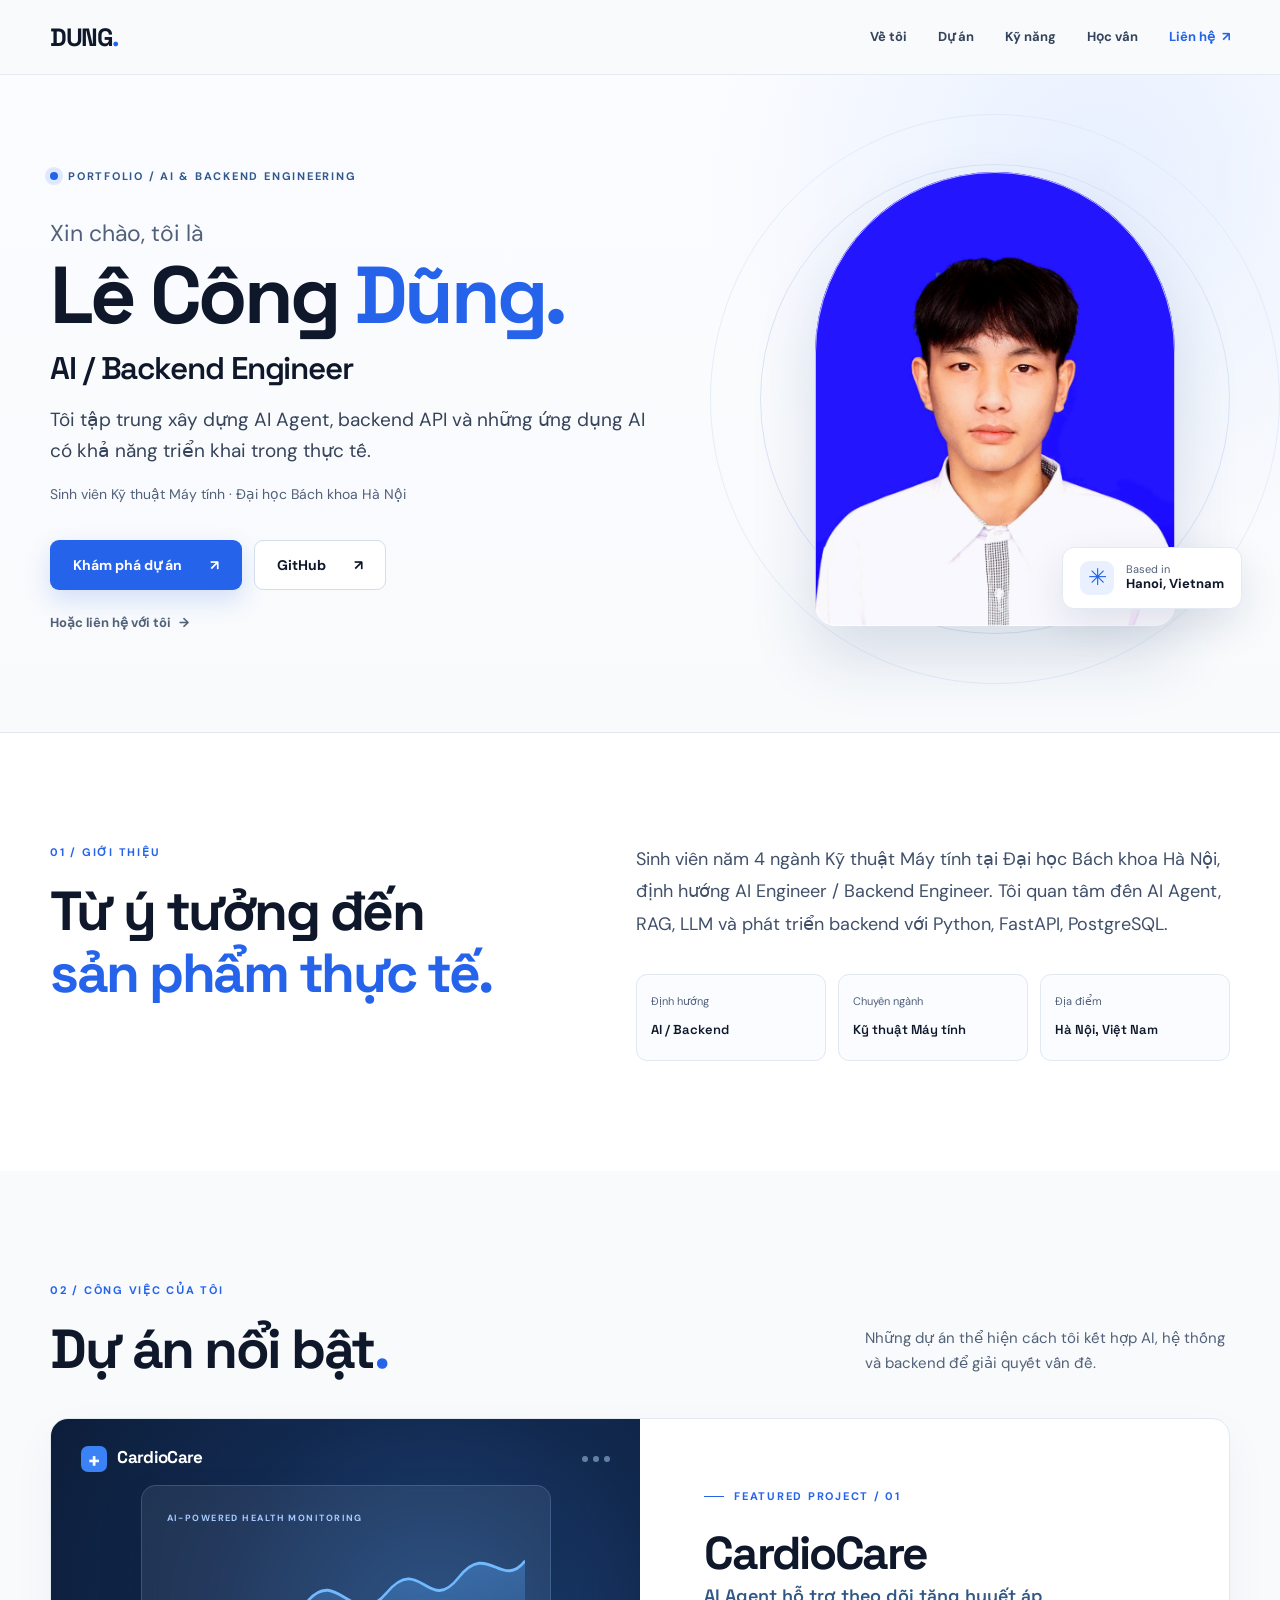
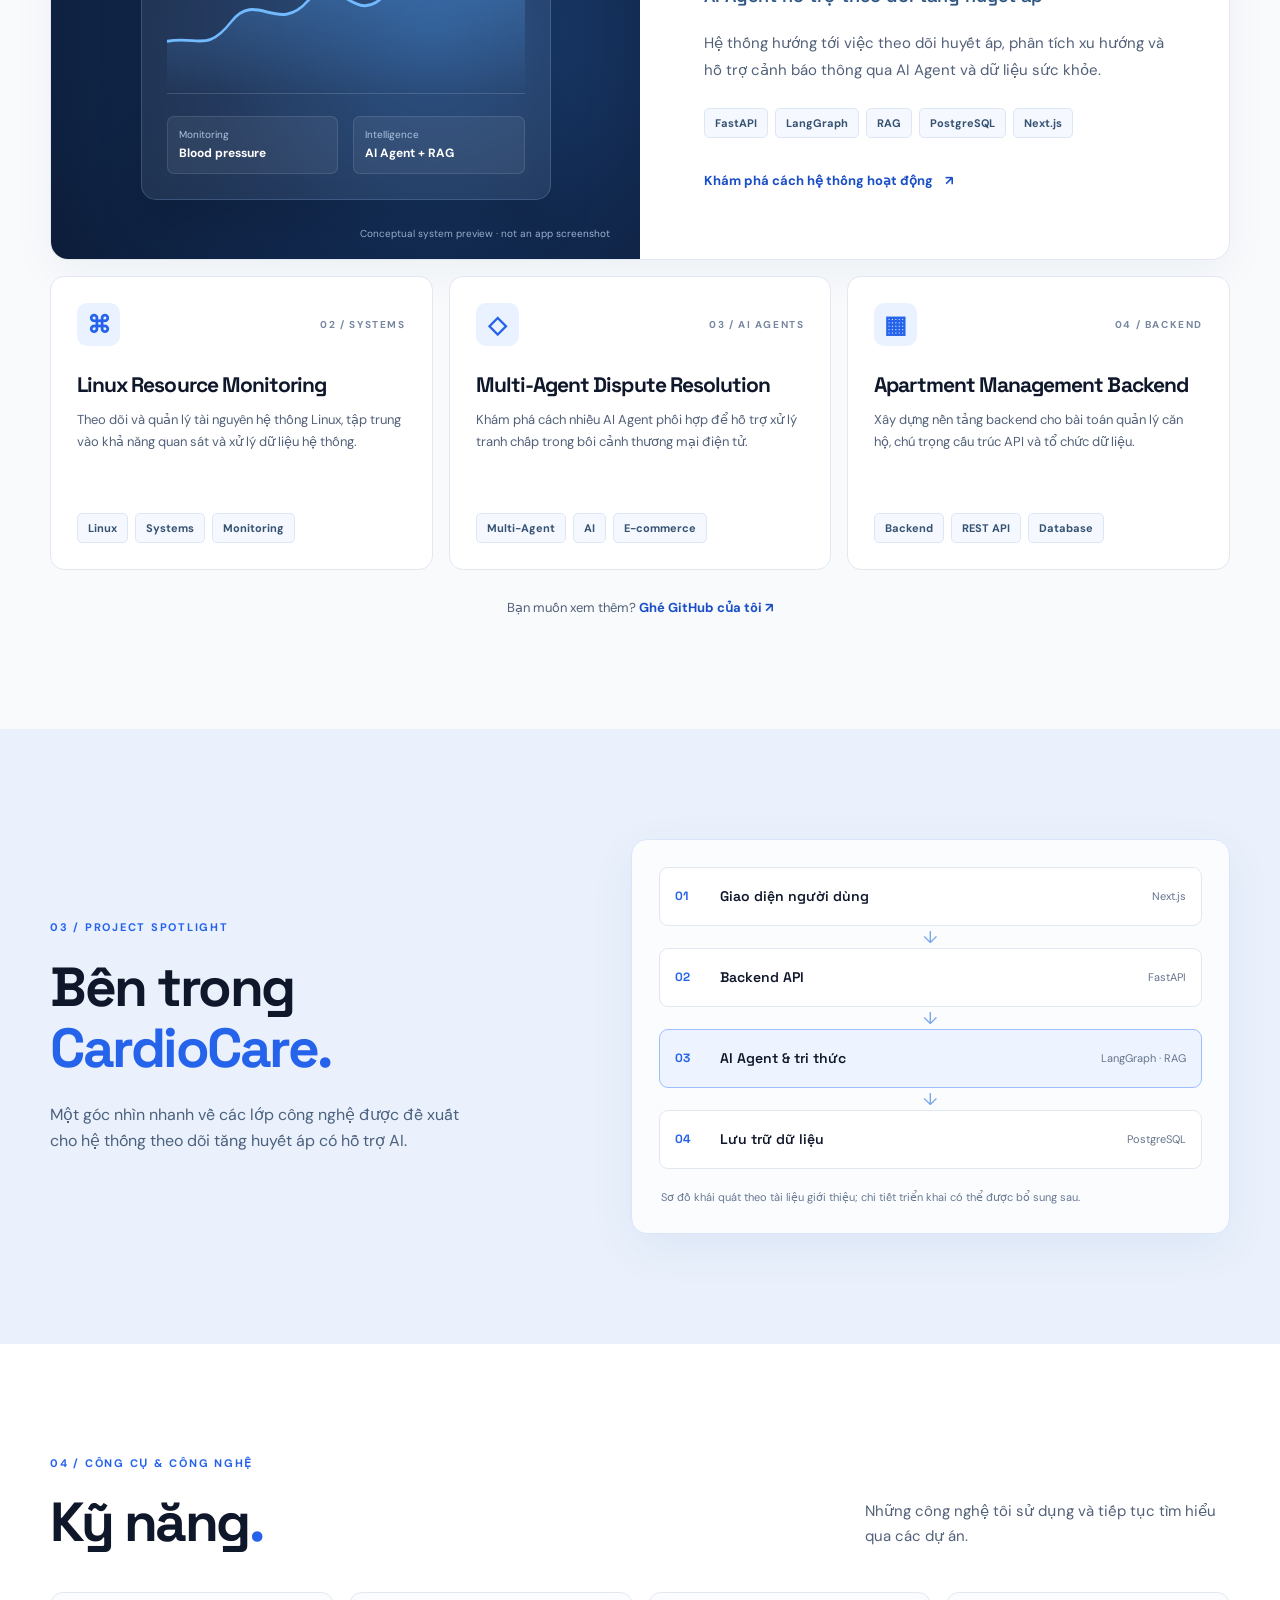
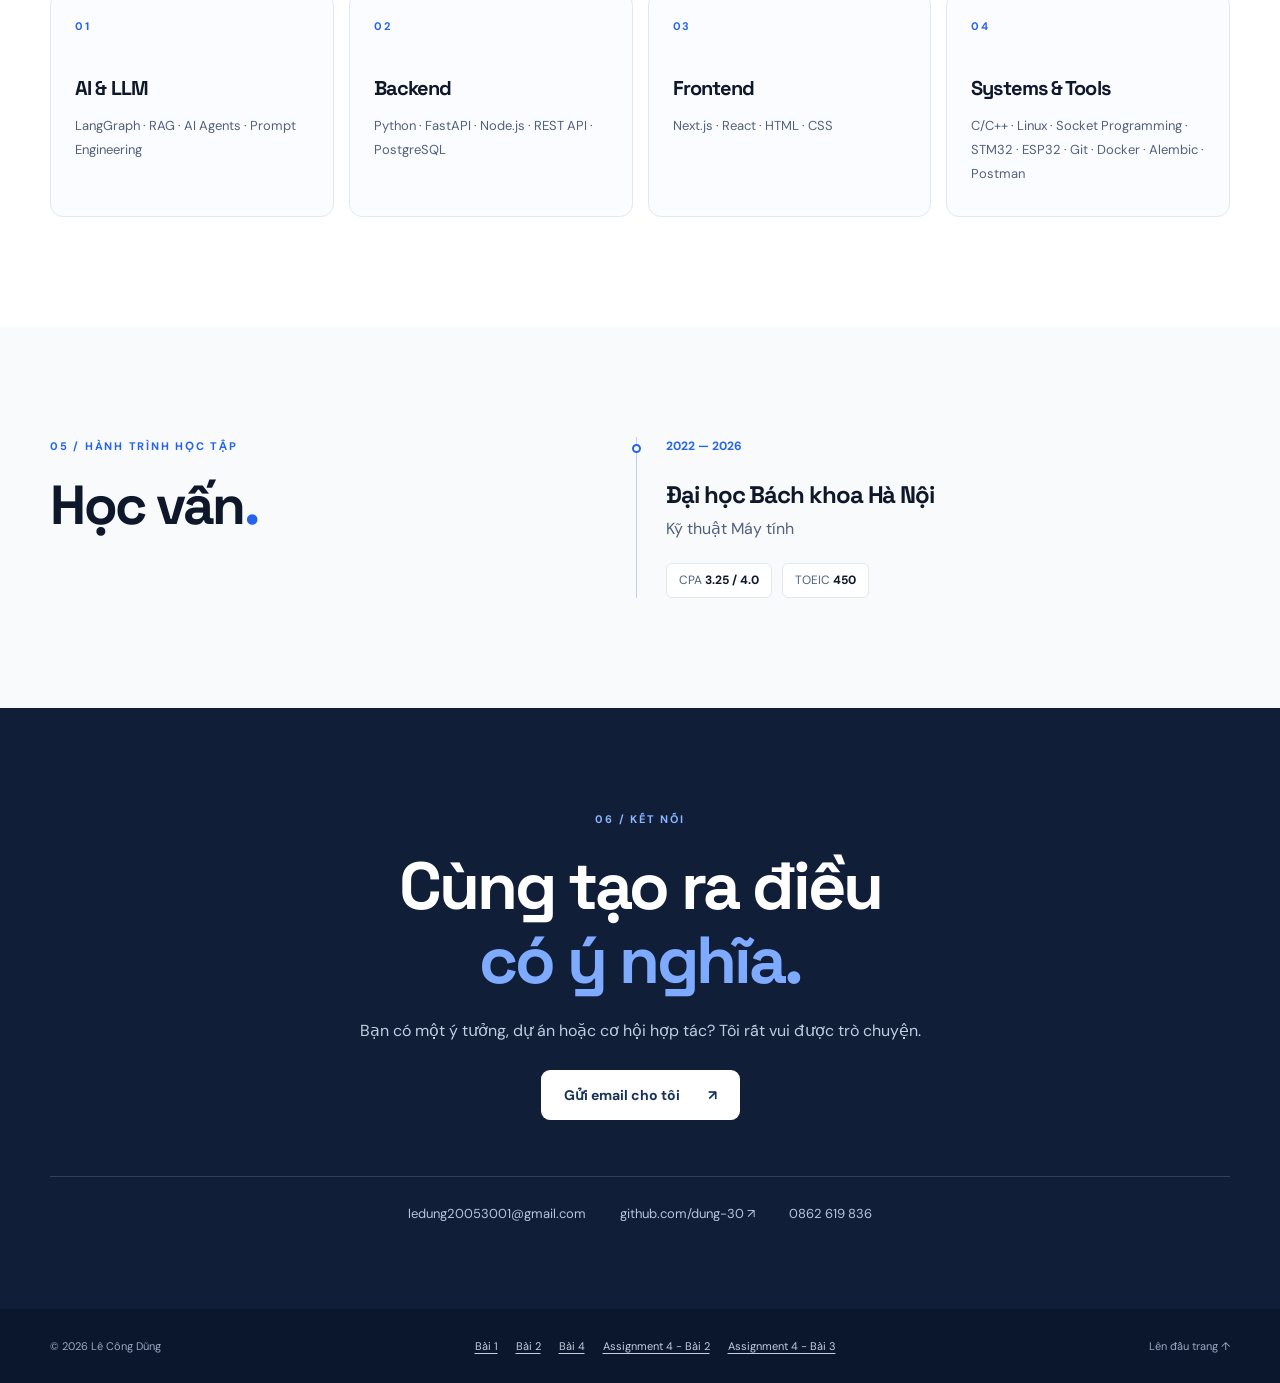
<file: index.html>
<!doctype html>
<html lang="vi">
<head>
  <meta charset="utf-8">
  <meta name="viewport" content="width=device-width, initial-scale=1">
  <meta name="description" content="Lê Công Dũng — sinh viên Kỹ thuật Máy tính, định hướng AI và Backend Engineering. Khám phá dự án, kỹ năng và cách liên hệ.">
  <meta name="theme-color" content="#f8fafc">
  <title>Lê Công Dũng — AI / Backend Engineer</title>
  <link rel="stylesheet" href="style.css">
</head>
<body>
  <a class="skip-link" href="#main">Bỏ qua điều hướng</a>
  <header class="site-header">
    <div class="container header-inner">
      <a class="brand" href="#home" aria-label="Lê Công Dũng — về đầu trang">DUNG<span>.</span></a>
      <nav class="nav" aria-label="Điều hướng chính">
        <a href="#about">Về tôi</a>
        <a href="#projects">Dự án</a>
        <a href="#skills">Kỹ năng</a>
        <a href="#education">Học vấn</a>
        <a class="nav-contact" href="#contact">Liên hệ <span aria-hidden="true">↗</span></a>
      </nav>
    </div>
  </header>

  <main id="main">
    <section class="hero" id="home" aria-labelledby="hero-title">
      <div class="container hero-grid">
        <div class="hero-content">
          <p class="eyebrow"><span class="status-dot" aria-hidden="true"></span> Portfolio / AI & Backend Engineering</p>
          <p class="hero-intro">Xin chào, tôi là</p>
          <h1 id="hero-title">Lê Công <span>Dũng.</span></h1>
          <p class="hero-role">AI / Backend Engineer</p>
          <p class="hero-description">Tôi tập trung xây dựng AI Agent, backend API và những ứng dụng AI có khả năng triển khai trong thực tế.</p>
          <p class="hero-school">Sinh viên Kỹ thuật Máy tính · Đại học Bách khoa Hà Nội</p>
          <div class="hero-actions">
            <a class="button button-primary" href="#projects">Khám phá dự án <span aria-hidden="true">↗</span></a>
            <a class="button button-secondary" href="https://github.com/dung-30" target="_blank" rel="noopener noreferrer">GitHub <span aria-hidden="true">↗</span></a>
          </div>
          <a class="text-link" href="#contact">Hoặc liên hệ với tôi <span aria-hidden="true">→</span></a>
        </div>
        <div class="hero-visual">
          <div class="portrait-frame">
            <img src="cv_photo.jpg" alt="Ảnh chân dung Lê Công Dũng" width="440" height="580" fetchpriority="high">
          </div>
          <div class="portrait-note"><span class="note-mark" aria-hidden="true">✳</span><span>Based in<br><strong>Hanoi, Vietnam</strong></span></div>
          <span class="hero-orbit hero-orbit-one" aria-hidden="true"></span>
          <span class="hero-orbit hero-orbit-two" aria-hidden="true"></span>
        </div>
      </div>
    </section>

    <section class="section about-section" id="about" aria-labelledby="about-title">
      <div class="container about-grid">
        <div>
          <p class="section-kicker">01 / Giới thiệu</p>
          <h2 id="about-title">Từ ý tưởng đến<br><span>sản phẩm thực tế.</span></h2>
        </div>
        <div class="about-content">
          <p>Sinh viên năm 4 ngành Kỹ thuật Máy tính tại Đại học Bách khoa Hà Nội, định hướng AI Engineer / Backend Engineer. Tôi quan tâm đến AI Agent, RAG, LLM và phát triển backend với Python, FastAPI, PostgreSQL.</p>
          <div class="quick-facts" aria-label="Thông tin nhanh">
            <div><span>Định hướng</span><strong>AI / Backend</strong></div>
            <div><span>Chuyên ngành</span><strong>Kỹ thuật Máy tính</strong></div>
            <div><span>Địa điểm</span><strong>Hà Nội, Việt Nam</strong></div>
          </div>
        </div>
      </div>
    </section>

    <section class="section projects-section" id="projects" aria-labelledby="projects-title">
      <div class="container">
        <div class="section-heading">
          <div><p class="section-kicker">02 / Công việc của tôi</p><h2 id="projects-title">Dự án nổi bật<span class="accent-dot">.</span></h2></div>
          <p>Những dự án thể hiện cách tôi kết hợp AI, hệ thống và backend để giải quyết vấn đề.</p>
        </div>

        <article class="feature-card" aria-labelledby="cardiocare-title">
          <div class="feature-art" aria-label="Minh họa luồng hệ thống CardioCare">
            <div class="art-top"><span class="art-brand"><span class="art-cross" aria-hidden="true">+</span> CardioCare</span><span class="art-window-dots" aria-hidden="true"><i></i><i></i><i></i></span></div>
            <div class="art-content">
              <div class="art-mini-label">AI-POWERED HEALTH MONITORING</div>
              <div class="art-chart" aria-hidden="true">
                <svg viewBox="0 0 500 150" preserveAspectRatio="none" role="presentation"><defs><linearGradient id="chart-fill" x1="0" x2="0" y1="0" y2="1"><stop offset="0" stop-color="#58a9ff" stop-opacity=".35"/><stop offset="1" stop-color="#58a9ff" stop-opacity="0"/></linearGradient></defs><path d="M0 98 C44 92 55 110 90 78 S155 92 197 57 S261 89 307 49 S366 72 407 34 S467 47 500 17 L500 150 L0 150Z" fill="url(#chart-fill)"/><path d="M0 98 C44 92 55 110 90 78 S155 92 197 57 S261 89 307 49 S366 72 407 34 S467 47 500 17" fill="none" stroke="#72baff" stroke-width="3"/></svg>
              </div>
              <div class="art-stats"><div><span>Monitoring</span><strong>Blood pressure</strong></div><div><span>Intelligence</span><strong>AI Agent + RAG</strong></div></div>
            </div>
            <div class="art-caption">Conceptual system preview · not an app screenshot</div>
          </div>
          <div class="feature-copy">
            <p class="project-index"><span class="project-index-line"></span> Featured project / 01</p>
            <h3 id="cardiocare-title">CardioCare</h3>
            <p class="feature-subtitle">AI Agent hỗ trợ theo dõi tăng huyết áp</p>
            <p class="project-description">Hệ thống hướng tới việc theo dõi huyết áp, phân tích xu hướng và hỗ trợ cảnh báo thông qua AI Agent và dữ liệu sức khỏe.</p>
            <ul class="tags" aria-label="Công nghệ sử dụng"><li>FastAPI</li><li>LangGraph</li><li>RAG</li><li>PostgreSQL</li><li>Next.js</li></ul>
            <a class="inline-link" href="#cardiocare-detail">Khám phá cách hệ thống hoạt động <span aria-hidden="true">↗</span></a>
          </div>
        </article>

        <div class="project-grid">
          <article class="project-card">
            <div class="card-top"><span class="card-symbol" aria-hidden="true">⌘</span><span class="card-number">02 / SYSTEMS</span></div>
            <h3>Linux Resource Monitoring</h3>
            <p>Theo dõi và quản lý tài nguyên hệ thống Linux, tập trung vào khả năng quan sát và xử lý dữ liệu hệ thống.</p>
            <ul class="tags"><li>Linux</li><li>Systems</li><li>Monitoring</li></ul>
          </article>
          <article class="project-card">
            <div class="card-top"><span class="card-symbol" aria-hidden="true">◇</span><span class="card-number">03 / AI AGENTS</span></div>
            <h3>Multi-Agent Dispute Resolution</h3>
            <p>Khám phá cách nhiều AI Agent phối hợp để hỗ trợ xử lý tranh chấp trong bối cảnh thương mại điện tử.</p>
            <ul class="tags"><li>Multi-Agent</li><li>AI</li><li>E-commerce</li></ul>
          </article>
          <article class="project-card">
            <div class="card-top"><span class="card-symbol" aria-hidden="true">▦</span><span class="card-number">04 / BACKEND</span></div>
            <h3>Apartment Management Backend</h3>
            <p>Xây dựng nền tảng backend cho bài toán quản lý căn hộ, chú trọng cấu trúc API và tổ chức dữ liệu.</p>
            <ul class="tags"><li>Backend</li><li>REST API</li><li>Database</li></ul>
          </article>
        </div>
        <p class="projects-footnote">Bạn muốn xem thêm? <a href="https://github.com/dung-30" target="_blank" rel="noopener noreferrer">Ghé GitHub của tôi <span aria-hidden="true">↗</span></a></p>
      </div>
    </section>

    <section class="section case-study-section" id="cardiocare-detail" aria-labelledby="case-title">
      <div class="container case-grid">
        <div>
          <p class="section-kicker">03 / Project spotlight</p>
          <h2 id="case-title">Bên trong<br><span>CardioCare.</span></h2>
          <p class="case-intro">Một góc nhìn nhanh về các lớp công nghệ được đề xuất cho hệ thống theo dõi tăng huyết áp có hỗ trợ AI.</p>
        </div>
        <div class="architecture" aria-label="Sơ đồ kiến trúc khái quát của CardioCare">
          <div class="arch-row"><span>01</span><strong>Giao diện người dùng</strong><em>Next.js</em></div>
          <div class="arch-connector" aria-hidden="true">↓</div>
          <div class="arch-row"><span>02</span><strong>Backend API</strong><em>FastAPI</em></div>
          <div class="arch-connector" aria-hidden="true">↓</div>
          <div class="arch-row arch-highlight"><span>03</span><strong>AI Agent &amp; tri thức</strong><em>LangGraph · RAG</em></div>
          <div class="arch-connector" aria-hidden="true">↓</div>
          <div class="arch-row"><span>04</span><strong>Lưu trữ dữ liệu</strong><em>PostgreSQL</em></div>
          <p class="architecture-note">Sơ đồ khái quát theo tài liệu giới thiệu; chi tiết triển khai có thể được bổ sung sau.</p>
        </div>
      </div>
    </section>

    <section class="section skills-section" id="skills" aria-labelledby="skills-title">
      <div class="container">
        <div class="section-heading"><div><p class="section-kicker">04 / Công cụ & công nghệ</p><h2 id="skills-title">Kỹ năng<span class="accent-dot">.</span></h2></div><p>Những công nghệ tôi sử dụng và tiếp tục tìm hiểu qua các dự án.</p></div>
        <div class="skills-grid">
          <div class="skill-group"><span class="skill-group-num">01</span><h3>AI &amp; LLM</h3><p>LangGraph · RAG · AI Agents · Prompt Engineering</p></div>
          <div class="skill-group"><span class="skill-group-num">02</span><h3>Backend</h3><p>Python · FastAPI · Node.js · REST API · PostgreSQL</p></div>
          <div class="skill-group"><span class="skill-group-num">03</span><h3>Frontend</h3><p>Next.js · React · HTML · CSS</p></div>
          <div class="skill-group"><span class="skill-group-num">04</span><h3>Systems &amp; Tools</h3><p>C/C++ · Linux · Socket Programming · STM32 · ESP32 · Git · Docker · Alembic · Postman</p></div>
        </div>
      </div>
    </section>

    <section class="section education-section" id="education" aria-labelledby="education-title">
      <div class="container education-grid">
        <div><p class="section-kicker">05 / Hành trình học tập</p><h2 id="education-title">Học vấn<span class="accent-dot">.</span></h2></div>
        <div class="education-entry"><div class="education-timeline"><span class="timeline-point"></span><span>2022 — 2026</span></div><h3>Đại học Bách khoa Hà Nội</h3><p>Kỹ thuật Máy tính</p><div class="education-meta"><span>CPA <strong>3.25 / 4.0</strong></span><span>TOEIC <strong>450</strong></span></div></div>
      </div>
    </section>

    <section class="contact-section" id="contact" aria-labelledby="contact-title">
      <div class="container contact-inner">
        <p class="section-kicker">06 / Kết nối</p>
        <h2 id="contact-title">Cùng tạo ra điều<br><span>có ý nghĩa.</span></h2>
        <p>Bạn có một ý tưởng, dự án hoặc cơ hội hợp tác? Tôi rất vui được trò chuyện.</p>
        <a class="button button-light" href="mailto:ledung20053001@gmail.com">Gửi email cho tôi <span aria-hidden="true">↗</span></a>
        <div class="contact-details"><a href="mailto:ledung20053001@gmail.com">ledung20053001@gmail.com</a><a href="https://github.com/dung-30" target="_blank" rel="noopener noreferrer">github.com/dung-30 <span aria-hidden="true">↗</span></a><a href="tel:+84862619836">0862 619 836</a></div>
      </div>
    </section>
  </main>

  <footer class="site-footer">
    <div class="container footer-inner">
      <span>© 2026 Lê Công Dũng</span>
      <nav class="assignment-links" aria-label="Bài tập Công nghệ Web">
        <a href="CNWeb_Assignment3/bai1/trang.html">Bài 1</a>
        <a href="CNWeb_Assignment3/bai2/trang.html">Bài 2</a>
        <a href="CNWeb_Assignment3/bai4/trang-goc.html">Bài 4</a>
        <a href="CNWeb_Assignment4/bai2/index.html">Assignment 4 - Bài 2</a>
        <a href="CNWeb_Assignment4/bai3/index.html">Assignment 4 - Bài 3</a>
      </nav>
      <a href="#home">Lên đầu trang ↑</a>
    </div>
  </footer>
</body>
</html>
</file>
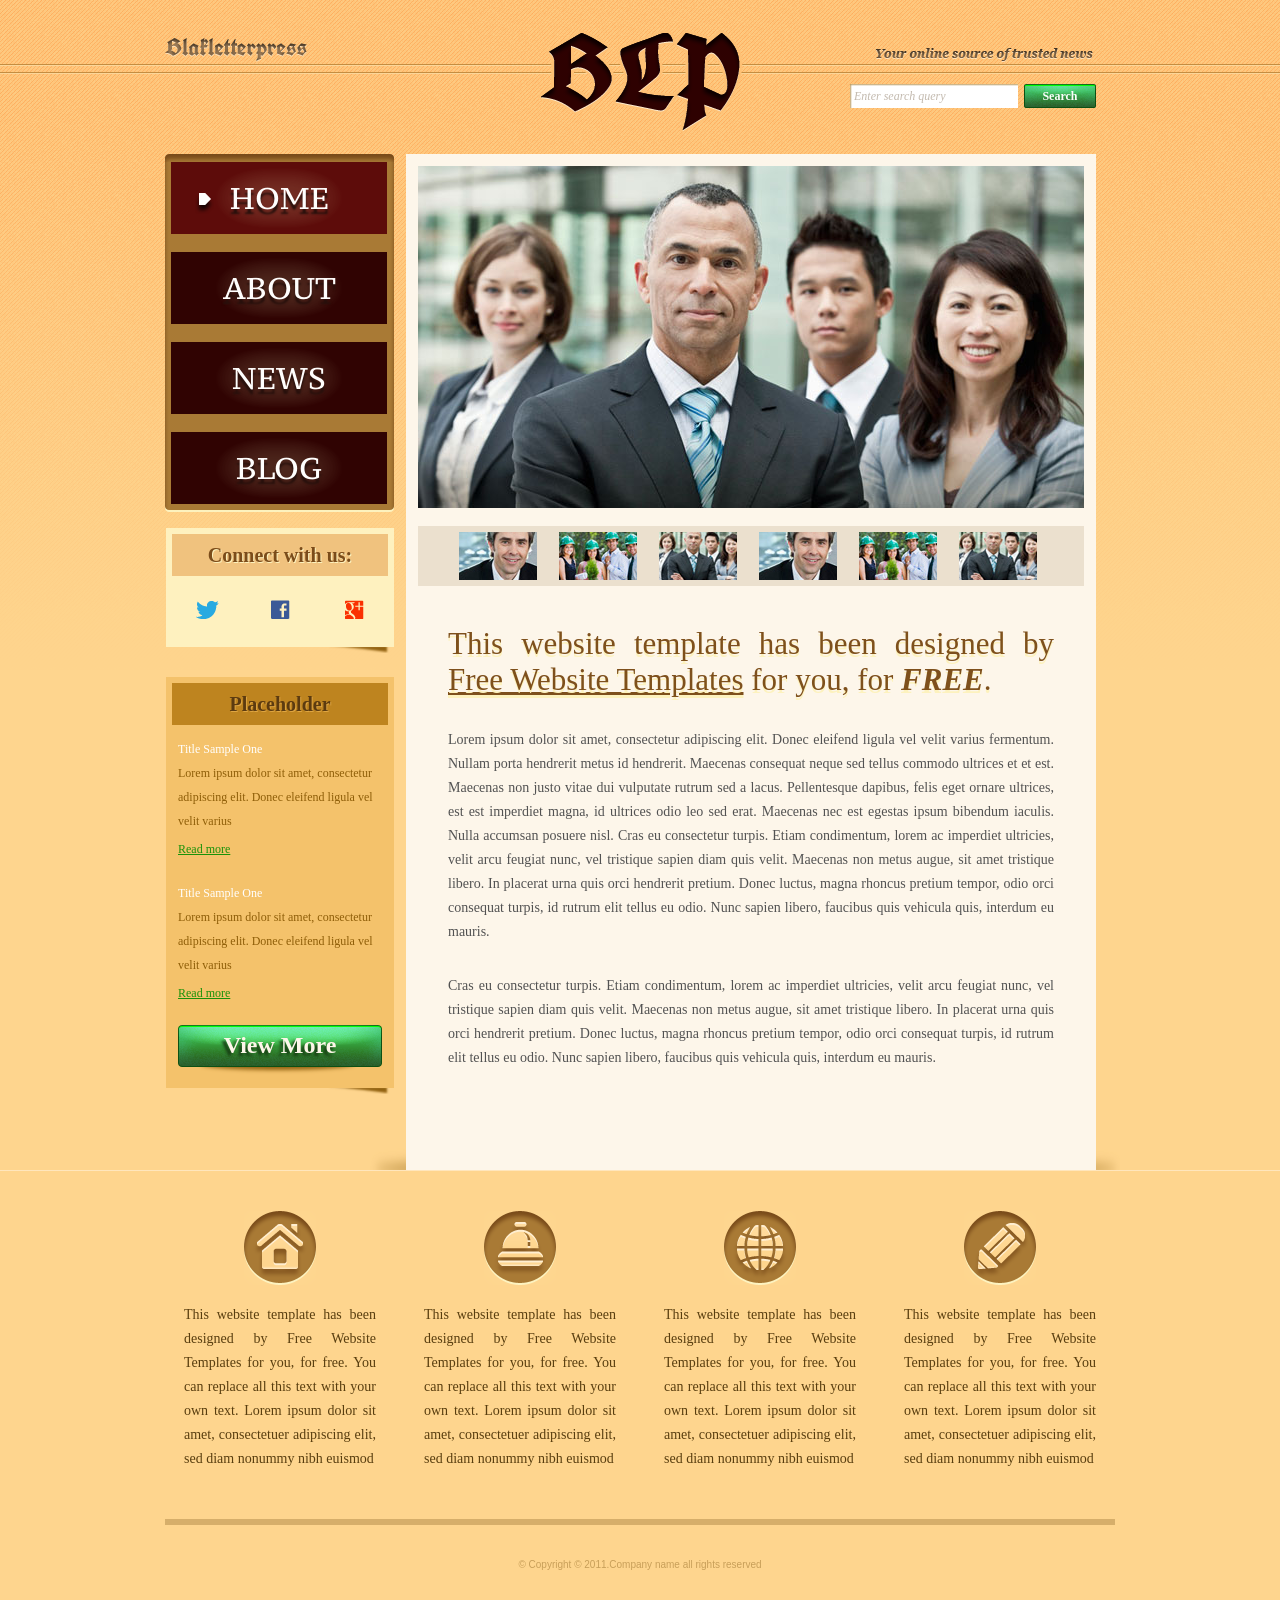
<file: CNWeb_Assignment2/index.html>
<!DOCTYPE html>
<!-- Website template by freewebsitetemplates.com -->
<html>
<head>
	<meta charset="UTF-8">
	<title>Blakletterpress Website Template</title>
	<link rel="stylesheet" href="css/style.css" type="text/css">
</head>
<body>
	<div id="page">
		<div id="header">
			<div id="motto">
				<a href="index.html" class="sitename"><img src="images/blakletterpress.png" height="24" width="142" alt="SiteName"></a>
				<p>
					<img src="images/header-text.png" height="14" width="218" alt="Text">
				</p>
			</div>
			<div id="logo">
				<a href="index.html"><img src="images/logo.png" alt="LOGO"></a>
			</div>
			<div id="searchbar">
				<form action="#" method="post">
					<input type="text" value="Enter search query" class="txtfield" onBlur="javascript:if(this.value==''){this.value=this.defaultValue;}" onFocus="javascript:if(this.value==this.defaultValue){this.value='';}">
					<input type="submit" value="Search" class="btn">
				</form>
			</div>
		</div>
		<div id="contents">
			<div id="main">
				<div id="gallery">
					<div>
						<img src="images/team-large.jpg" alt="Img">
					</div>
					<ul>
						<li>
							<img src="images/smiling.jpg" alt="Img">
						</li>
						<li>
							<img src="images/ecofriends.jpg" alt="Img">
						</li>
						<li>
							<img src="images/team.jpg" alt="Img">
						</li>
						<li>
							<img src="images/smiling.jpg" alt="Img">
						</li>
						<li>
							<img src="images/ecofriends.jpg" alt="Img">
						</li>
						<li>
							<img src="images/team.jpg" alt="Img">
						</li>
					</ul>
				</div>
				<div class="body">
					<h1>This website template has been designed by <a href="http://www.freewebsitetemplates.com/">Free Website Templates</a> for you, for <em>free</em>.</h1>
					<p>
						Lorem ipsum dolor sit amet, consectetur adipiscing elit. Donec eleifend ligula vel velit varius fermentum. Nullam porta hendrerit metus id hendrerit. Maecenas consequat neque sed tellus commodo ultrices et et est. Maecenas non justo vitae dui vulputate rutrum sed a lacus. Pellentesque dapibus, felis eget ornare ultrices, est est imperdiet magna, id ultrices odio leo sed erat. Maecenas nec est egestas ipsum bibendum iaculis. Nulla accumsan posuere nisl. Cras eu consectetur turpis. Etiam condimentum, lorem ac imperdiet ultricies, velit arcu feugiat nunc, vel tristique sapien diam quis velit. Maecenas non metus augue, sit amet tristique libero. In placerat urna quis orci hendrerit pretium. Donec luctus, magna rhoncus pretium tempor, odio orci consequat turpis, id rutrum elit tellus eu odio. Nunc sapien libero, faucibus quis vehicula quis, interdum eu mauris.
					</p>
					<p>
						Cras eu consectetur turpis. Etiam condimentum, lorem ac imperdiet ultricies, velit arcu feugiat nunc, vel tristique sapien diam quis velit. Maecenas non metus augue, sit amet tristique libero. In placerat urna quis orci hendrerit pretium. Donec luctus, magna rhoncus pretium tempor, odio orci consequat turpis, id rutrum elit tellus eu odio. Nunc sapien libero, faucibus quis vehicula quis, interdum eu mauris.
					</p>
				</div>
			</div>
			<div id="sidebar">
				<div id="navigation">
					<div>
						<ul>
							<li class="selected">
								<a href="index.html">Home</a>
							</li>
							<li>
								<a href="about.html">About</a>
							</li>
							<li>
								<a href="news.html">News</a>
							</li>
							<li>
								<a href="blog.html">Blog</a>
							</li>
						</ul>
					</div>
				</div>
				<div class="section">
					<div id="connect">
						<h2>Connect with us:</h2>
						<a href="http://freewebsitetemplates.com/go/twitter/" target="_blank" class="twitter"></a> <a href="http://freewebsitetemplates.com/go/facebook/" target="_blank" class="facebook"></a> <a href="http://freewebsitetemplates.com/go/googleplus/" target="_blank" class="googleplus"></a>
					</div>
				</div>
				<div class="section">
					<div id="posts">
						<h2>Placeholder</h2>
						<ul>
							<li>
								<h5>Title Sample One</h5>
								<p>
									Lorem ipsum dolor sit amet, consectetur adipiscing elit. Donec eleifend ligula vel velit varius
								</p>
								<a href="news.html" class="more">Read more</a>
							</li>
							<li>
								<h5>Title Sample One</h5>
								<p>
									Lorem ipsum dolor sit amet, consectetur adipiscing elit. Donec eleifend ligula vel velit varius
								</p>
								<a href="news.html" class="more">Read more</a>
							</li>
						</ul>
						<a href="news.html" class="btn2">View More</a>
					</div>
				</div>
			</div>
		</div>
		<div id="footer">
			<div>
				<ul id="featured">
					<li>
						<a href="index.html" class="home"></a>
						<p>
							This website template has been designed by Free Website Templates for you, for free. You can replace all this text with your own text. Lorem ipsum dolor sit amet, consectetuer adipiscing elit, sed diam nonummy nibh euismod
						</p>
					</li>
					<li>
						<a href="index.html" class="bell"></a>
						<p>
							This website template has been designed by Free Website Templates for you, for free. You can replace all this text with your own text. Lorem ipsum dolor sit amet, consectetuer adipiscing elit, sed diam nonummy nibh euismod
						</p>
					</li>
					<li>
						<a href="index.html" class="globe"></a>
						<p>
							This website template has been designed by Free Website Templates for you, for free. You can replace all this text with your own text. Lorem ipsum dolor sit amet, consectetuer adipiscing elit, sed diam nonummy nibh euismod
						</p>
					</li>
					<li>
						<a href="index.html" class="pencil"></a>
						<p>
							This website template has been designed by Free Website Templates for you, for free. You can replace all this text with your own text. Lorem ipsum dolor sit amet, consectetuer adipiscing elit, sed diam nonummy nibh euismod
						</p>
					</li>
				</ul>
				<p id="footnote">
					© Copyright © 2011.Company name all rights reserved
				</p>
			</div>
		</div>
	</div>
</body>
</html>
</file>
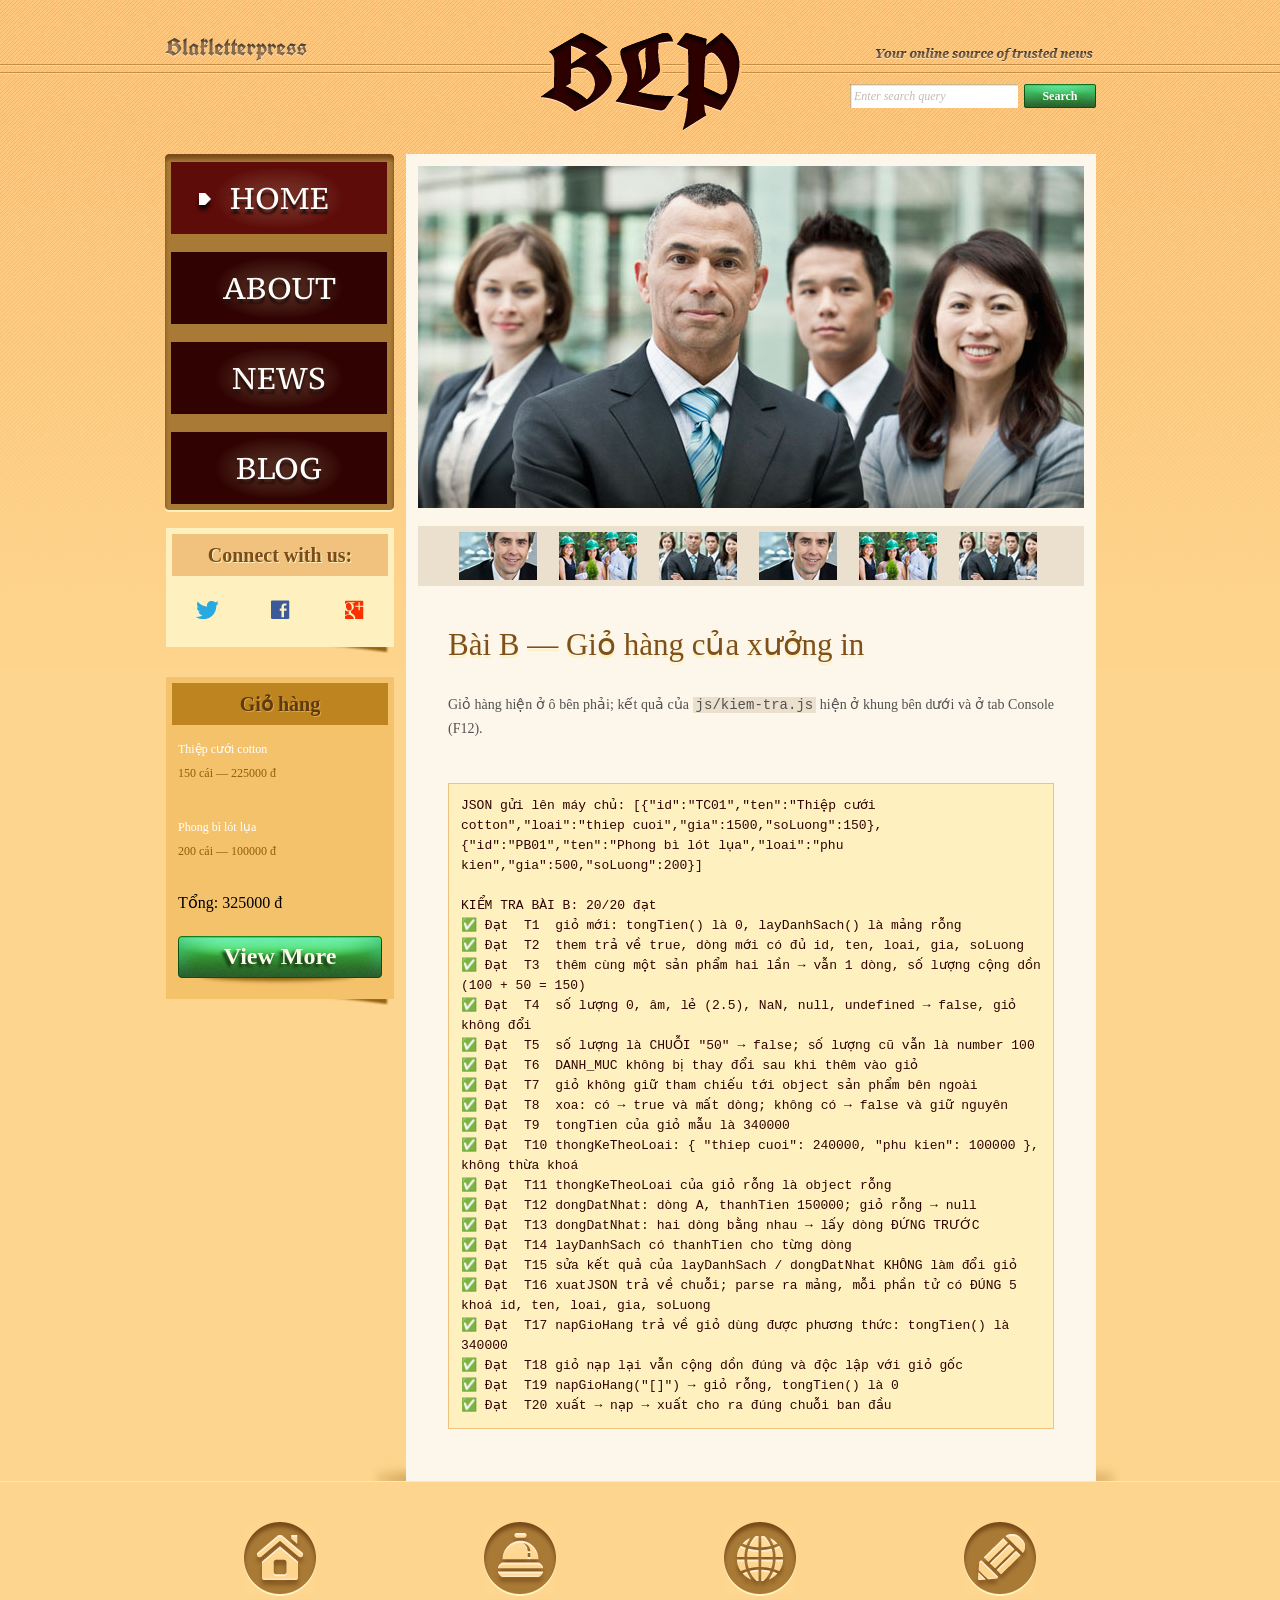
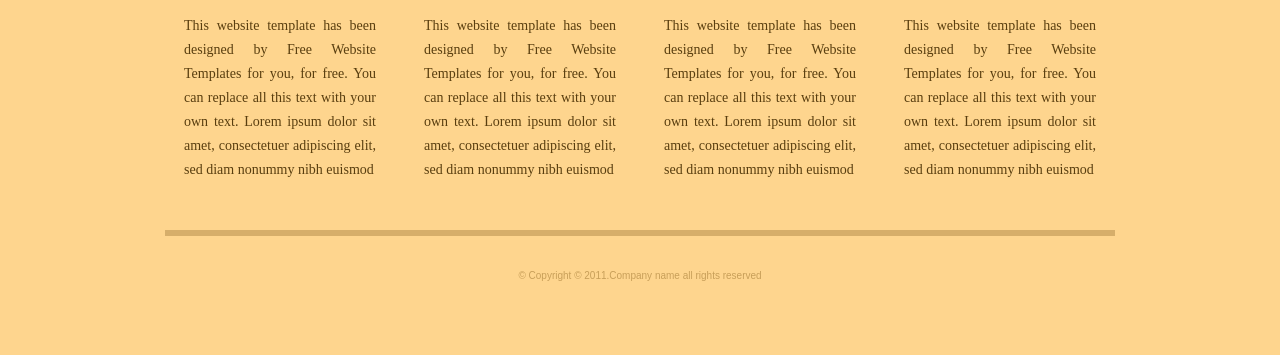
<file: CNWeb_Assignment4/bai2/index.html>
<!DOCTYPE html>
<!-- Website template by freewebsitetemplates.com -->
<html>
<head>
	<meta charset="UTF-8">
	<title>Bài B – Giỏ hàng | Blakletterpress</title>
	<link rel="stylesheet" href="css/style.css" type="text/css">
	<link rel="stylesheet" href="css/bai-js.css" type="text/css">
</head>
<body>
	<div id="page">
		<div id="header">
			<div id="motto">
				<a href="index.html" class="sitename"><img src="images/blakletterpress.png" height="24" width="142" alt="SiteName"></a>
				<p>
					<img src="images/header-text.png" height="14" width="218" alt="Text">
				</p>
			</div>
			<div id="logo">
				<a href="index.html"><img src="images/logo.png" alt="LOGO"></a>
			</div>
			<div id="searchbar">
				<form action="#" method="post">
					<input type="text" value="Enter search query" class="txtfield" onBlur="javascript:if(this.value==''){this.value=this.defaultValue;}" onFocus="javascript:if(this.value==this.defaultValue){this.value='';}">
					<input type="submit" value="Search" class="btn">
				</form>
			</div>
		</div>
		<div id="contents">
			<div id="main">
				<div id="gallery">
					<div>
						<img src="images/team-large.jpg" alt="Img">
					</div>
					<ul>
						<li>
							<img src="images/smiling.jpg" alt="Img">
						</li>
						<li>
							<img src="images/ecofriends.jpg" alt="Img">
						</li>
						<li>
							<img src="images/team.jpg" alt="Img">
						</li>
						<li>
							<img src="images/smiling.jpg" alt="Img">
						</li>
						<li>
							<img src="images/ecofriends.jpg" alt="Img">
						</li>
						<li>
							<img src="images/team.jpg" alt="Img">
						</li>
					</ul>
				</div>
				<div class="body">
					<h1>Bài B — Giỏ hàng của xưởng in</h1>
					<p>
						Giỏ hàng hiện ở ô bên phải; kết quả của <code>js/kiem-tra.js</code> hiện ở khung bên dưới và ở tab Console (F12).
					</p>
					<pre id="ket-qua"></pre>
				</div>
			</div>
			<div id="sidebar">
				<div id="navigation">
					<div>
						<ul>
							<li class="selected">
								<a href="index.html">Home</a>
							</li>
							<li>
								<a href="about.html">About</a>
							</li>
							<li>
								<a href="news.html">News</a>
							</li>
							<li>
								<a href="blog.html">Blog</a>
							</li>
						</ul>
					</div>
				</div>
				<div class="section">
					<div id="connect">
						<h2>Connect with us:</h2>
						<a href="http://freewebsitetemplates.com/go/twitter/" target="_blank" class="twitter"></a> <a href="http://freewebsitetemplates.com/go/facebook/" target="_blank" class="facebook"></a> <a href="http://freewebsitetemplates.com/go/googleplus/" target="_blank" class="googleplus"></a>
					</div>
				</div>
				<div class="section">
					<div id="posts">
						<h2>Giỏ hàng</h2>
						<ul id="gio-hang">
							<li>
								<h5>Title Sample One</h5>
								<p>
									Lorem ipsum dolor sit amet, consectetur adipiscing elit. Donec eleifend ligula vel velit varius
								</p>
								<a href="news.html" class="more">Read more</a>
							</li>
							<li>
								<h5>Title Sample One</h5>
								<p>
									Lorem ipsum dolor sit amet, consectetur adipiscing elit. Donec eleifend ligula vel velit varius
								</p>
								<a href="news.html" class="more">Read more</a>
							</li>
						</ul>
						<a href="news.html" class="btn2">View More</a>
					</div>
				</div>
			</div>
		</div>
		<div id="footer">
			<div>
				<ul id="featured">
					<li>
						<a href="index.html" class="home"></a>
						<p>
							This website template has been designed by Free Website Templates for you, for free. You can replace all this text with your own text. Lorem ipsum dolor sit amet, consectetuer adipiscing elit, sed diam nonummy nibh euismod
						</p>
					</li>
					<li>
						<a href="index.html" class="bell"></a>
						<p>
							This website template has been designed by Free Website Templates for you, for free. You can replace all this text with your own text. Lorem ipsum dolor sit amet, consectetuer adipiscing elit, sed diam nonummy nibh euismod
						</p>
					</li>
					<li>
						<a href="index.html" class="globe"></a>
						<p>
							This website template has been designed by Free Website Templates for you, for free. You can replace all this text with your own text. Lorem ipsum dolor sit amet, consectetuer adipiscing elit, sed diam nonummy nibh euismod
						</p>
					</li>
					<li>
						<a href="index.html" class="pencil"></a>
						<p>
							This website template has been designed by Free Website Templates for you, for free. You can replace all this text with your own text. Lorem ipsum dolor sit amet, consectetuer adipiscing elit, sed diam nonummy nibh euismod
						</p>
					</li>
				</ul>
				<p id="footnote">
					© Copyright © 2011.Company name all rights reserved
				</p>
			</div>
		</div>
	</div>
	<script src="js/ho-tro.js"></script>
	<script src="js/bai-b-gio-hang.js"></script>
	<script src="js/kiem-tra.js"></script>
</body>
</html>
</file>
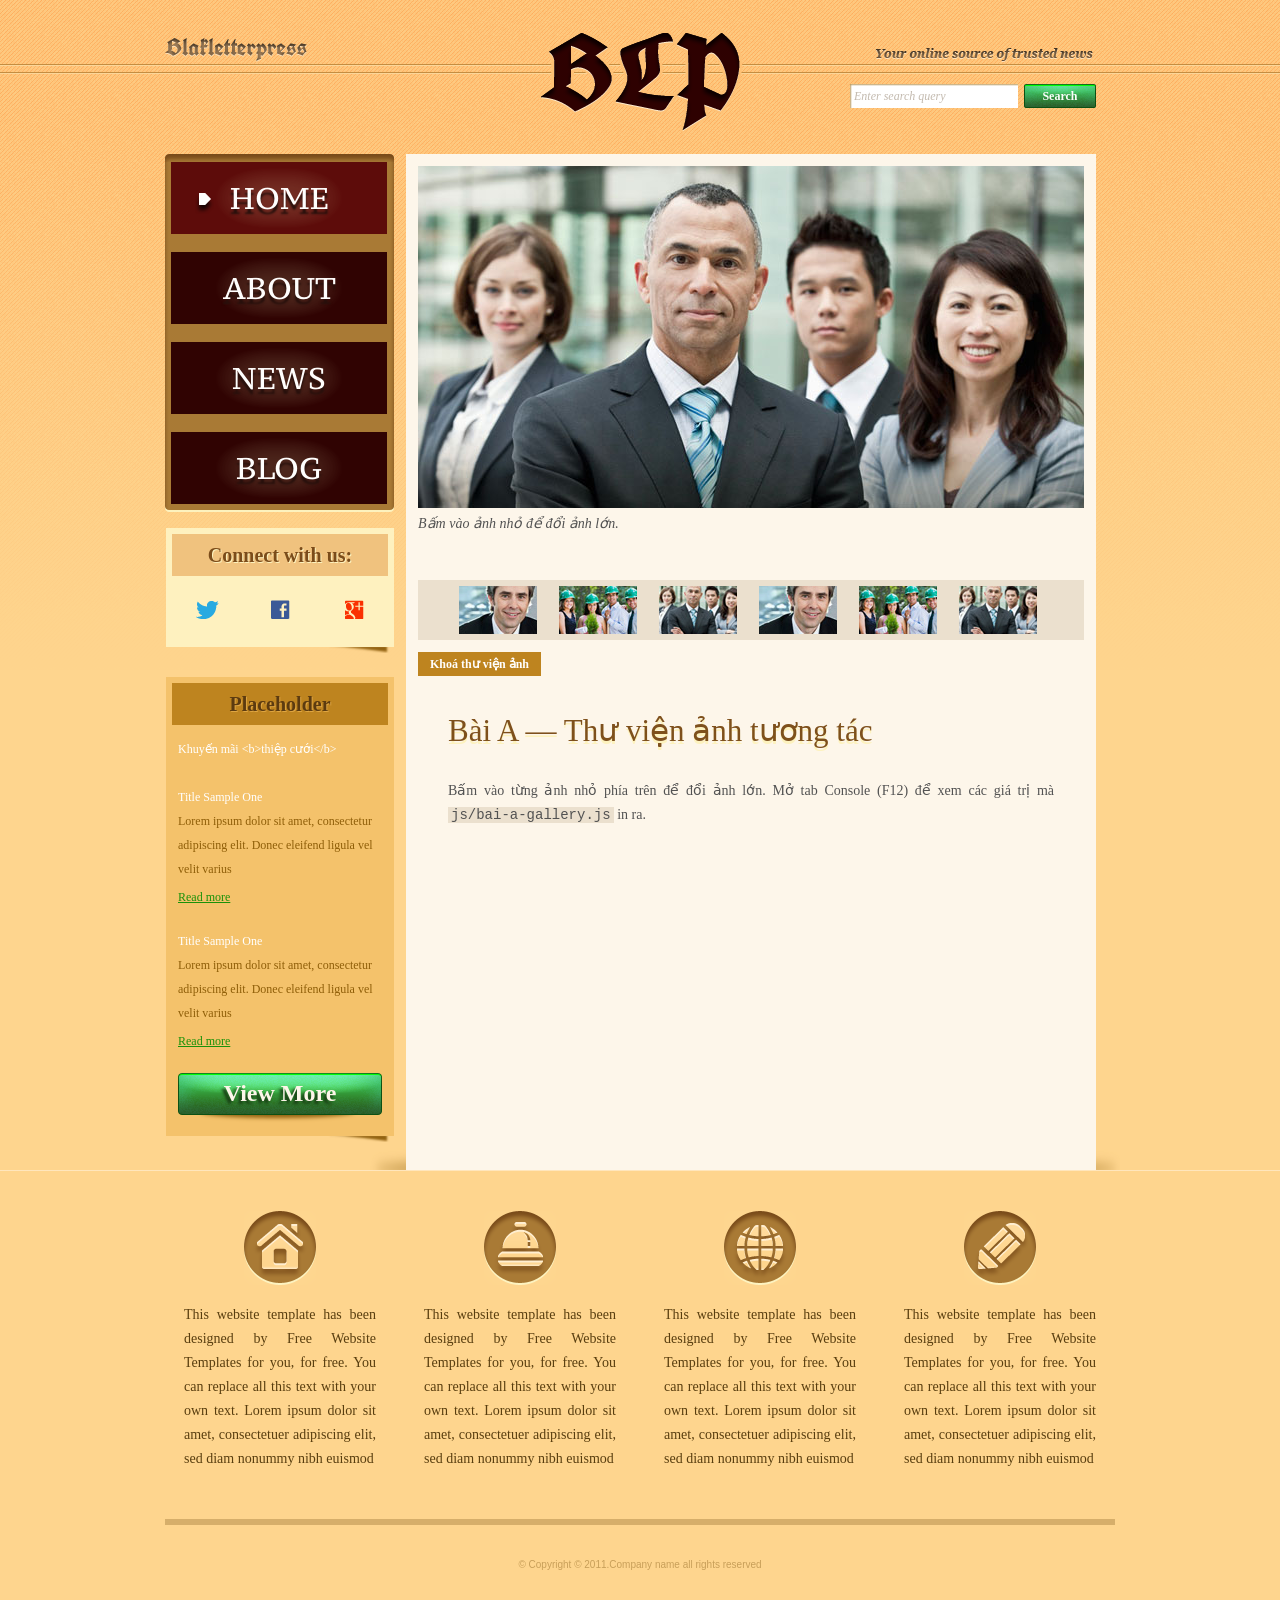
<file: CNWeb_Assignment4/bai3/index.html>
<!DOCTYPE html>
<!-- Website template by freewebsitetemplates.com -->
<html>
<head>
	<meta charset="UTF-8">
	<title>Bài A – Thư viện ảnh | Blakletterpress</title>
	<link rel="stylesheet" href="css/style.css" type="text/css">
	<link rel="stylesheet" href="css/bai-js.css" type="text/css">
</head>
<body>
	<div id="page">
		<div id="header">
			<div id="motto">
				<a href="index.html" class="sitename"><img src="images/blakletterpress.png" height="24" width="142" alt="SiteName"></a>
				<p>
					<img src="images/header-text.png" height="14" width="218" alt="Text">
				</p>
			</div>
			<div id="logo">
				<a href="index.html"><img src="images/logo.png" alt="LOGO"></a>
			</div>
			<div id="searchbar">
				<form action="#" method="post">
					<input type="text" id="o-tim-kiem" value="Enter search query" class="txtfield">
					<input type="submit" value="Search" class="btn">
				</form>
			</div>
		</div>
		<div id="contents">
			<div id="main">
				<div id="gallery">
					<div>
						<img src="images/team-large.jpg" alt="Img">
					</div>
					<ul>
						<li>
							<img src="images/smiling.jpg" alt="meeting">
						</li>
						<li>
							<img src="images/ecofriends.jpg" alt="team-large">
						</li>
						<li>
							<img src="images/team.jpg" alt="team-large">
						</li>
						<li>
							<img src="images/smiling.jpg" alt="meeting">
						</li>
						<li>
							<img src="images/ecofriends.jpg" alt="team-large">
						</li>
						<li>
							<img src="images/team.jpg" alt="team-large">
						</li>
					</ul>
					<button type="button" id="nut-khoa">Khoá thư viện ảnh</button>
				</div>
				<div class="body">
					<h1>Bài A — Thư viện ảnh tương tác</h1>
					<p>
						Bấm vào từng ảnh nhỏ phía trên để đổi ảnh lớn. Mở tab Console (F12) để xem các giá trị mà <code>js/bai-a-gallery.js</code> in ra.
					</p>
				</div>
			</div>
			<div id="sidebar">
				<div id="navigation">
					<div>
						<ul>
							<li class="selected">
								<a href="index.html">Home</a>
							</li>
							<li>
								<a href="about.html">About</a>
							</li>
							<li>
								<a href="news.html">News</a>
							</li>
							<li>
								<a href="blog.html">Blog</a>
							</li>
						</ul>
					</div>
				</div>
				<div class="section">
					<div id="connect">
						<h2>Connect with us:</h2>
						<a href="http://freewebsitetemplates.com/go/twitter/" target="_blank" class="twitter"></a> <a href="http://freewebsitetemplates.com/go/facebook/" target="_blank" class="facebook"></a> <a href="http://freewebsitetemplates.com/go/googleplus/" target="_blank" class="googleplus"></a>
					</div>
				</div>
				<div class="section">
					<div id="posts">
						<h2>Placeholder</h2>
						<ul>
							<li>
								<h5>Title Sample One</h5>
								<p>
									Lorem ipsum dolor sit amet, consectetur adipiscing elit. Donec eleifend ligula vel velit varius
								</p>
								<a href="news.html" class="more">Read more</a>
							</li>
							<li>
								<h5>Title Sample One</h5>
								<p>
									Lorem ipsum dolor sit amet, consectetur adipiscing elit. Donec eleifend ligula vel velit varius
								</p>
								<a href="news.html" class="more">Read more</a>
							</li>
						</ul>
						<a href="news.html" class="btn2">View More</a>
					</div>
				</div>
			</div>
		</div>
		<div id="footer">
			<div>
				<ul id="featured">
					<li>
						<a href="index.html" class="home"></a>
						<p>
							This website template has been designed by Free Website Templates for you, for free. You can replace all this text with your own text. Lorem ipsum dolor sit amet, consectetuer adipiscing elit, sed diam nonummy nibh euismod
						</p>
					</li>
					<li>
						<a href="index.html" class="bell"></a>
						<p>
							This website template has been designed by Free Website Templates for you, for free. You can replace all this text with your own text. Lorem ipsum dolor sit amet, consectetuer adipiscing elit, sed diam nonummy nibh euismod
						</p>
					</li>
					<li>
						<a href="index.html" class="globe"></a>
						<p>
							This website template has been designed by Free Website Templates for you, for free. You can replace all this text with your own text. Lorem ipsum dolor sit amet, consectetuer adipiscing elit, sed diam nonummy nibh euismod
						</p>
					</li>
					<li>
						<a href="index.html" class="pencil"></a>
						<p>
							This website template has been designed by Free Website Templates for you, for free. You can replace all this text with your own text. Lorem ipsum dolor sit amet, consectetuer adipiscing elit, sed diam nonummy nibh euismod
						</p>
					</li>
				</ul>
				<p id="footnote">
					© Copyright © 2011.Company name all rights reserved
				</p>
			</div>
		</div>
	</div>
	<script src="js/bai-a-gallery.js"></script>
</body>
</html>
</file>
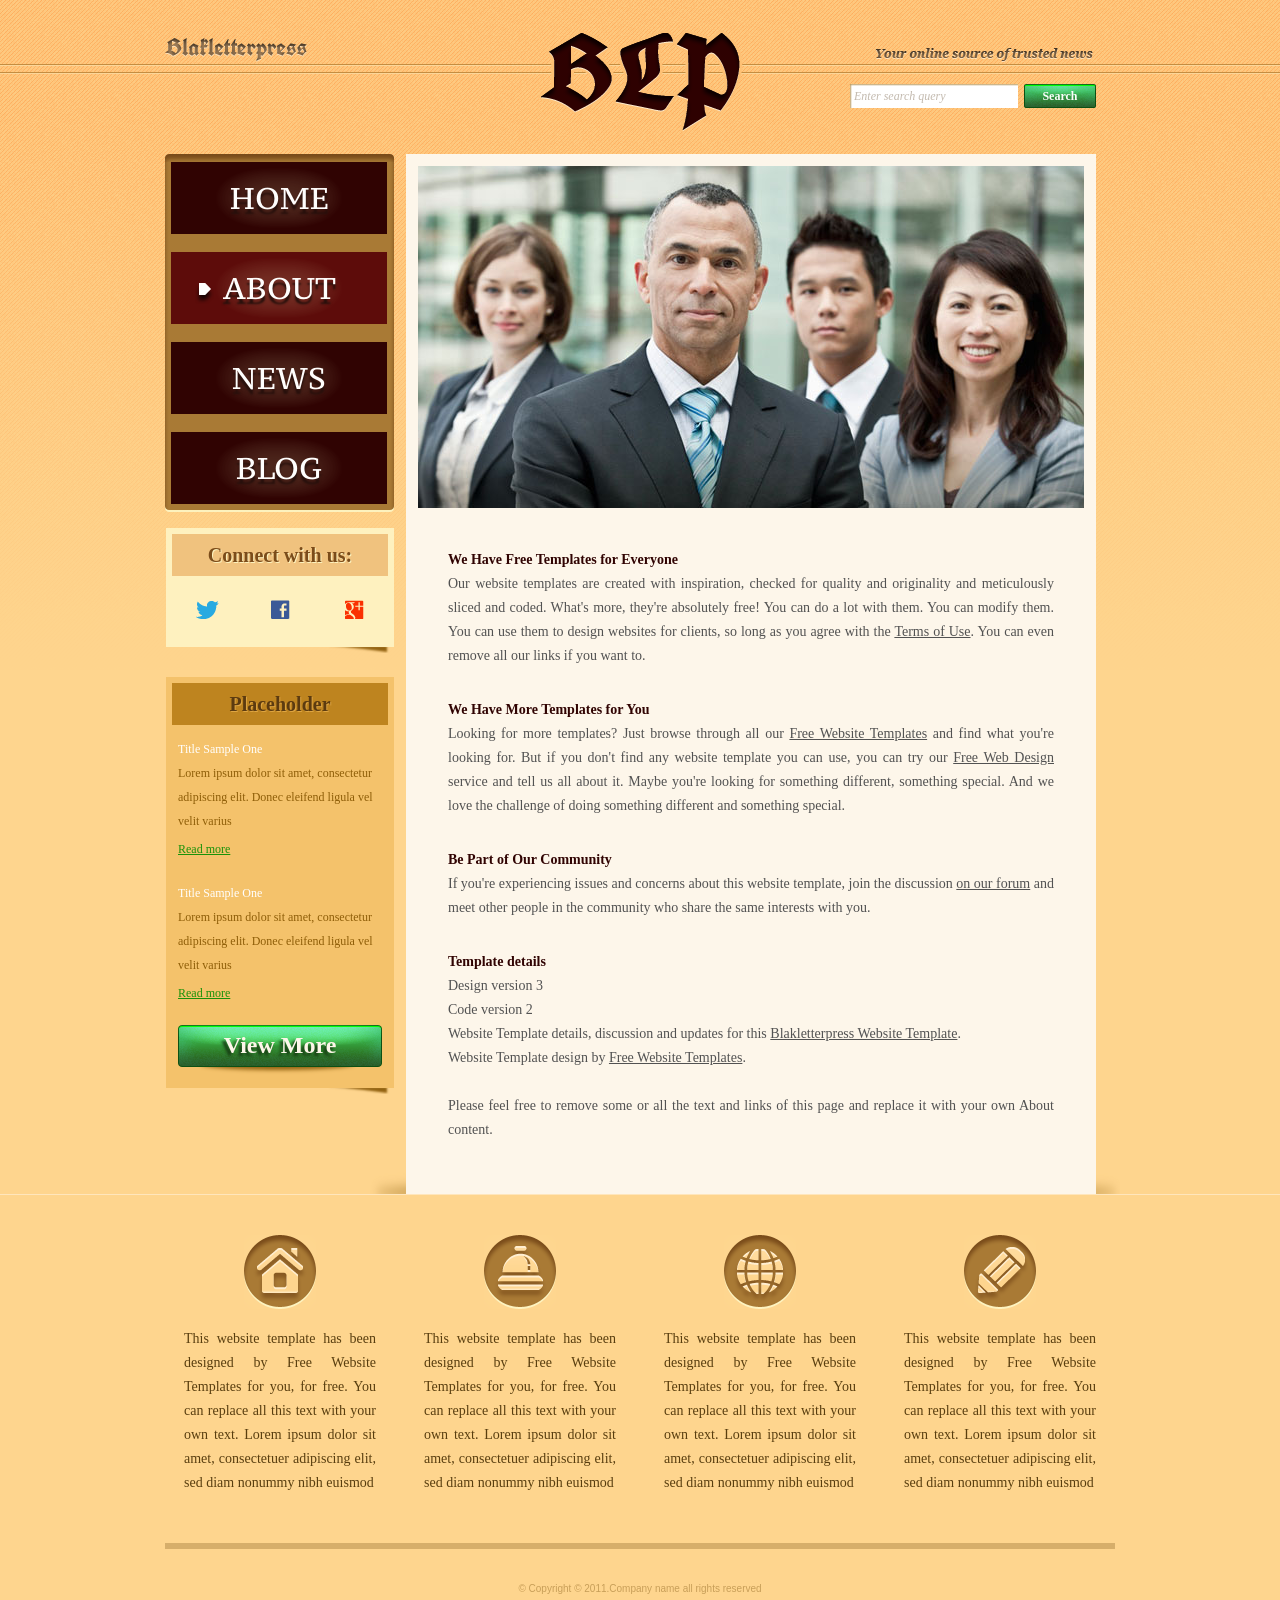
<file: CNWeb_Assignment2/about.html>
<!DOCTYPE html>
<!-- Website template by freewebsitetemplates.com -->
<html>
<head>
	<meta charset="UTF-8">
	<title>About - Blakletterpress Website Template</title>
	<link rel="stylesheet" href="css/style.css" type="text/css">
</head>
<body>
	<div id="page">
		<div id="header">
			<div id="motto">
				<a href="index.html" class="sitename"><img src="images/blakletterpress.png" height="24" width="142" alt="SiteName"></a>
				<p>
					<img src="images/header-text.png" height="14" width="218" alt="Text">
				</p>
			</div>
			<div id="logo">
				<a href="index.html"><img src="images/logo.png" alt="LOGO"></a>
			</div>
			<div id="searchbar">
				<form action="#" method="post">
					<input type="text" value="Enter search query" class="txtfield" onBlur="javascript:if(this.value==''){this.value=this.defaultValue;}" onFocus="javascript:if(this.value==this.defaultValue){this.value='';}">
					<input type="submit" value="Search" class="btn">
				</form>
			</div>
		</div>
		<div id="contents">
			<div id="main">
				<div id="gallery">
					<div>
						<img src="images/team-large.jpg" alt="Img">
					</div>
				</div>
				<div id="about" class="body">
					<h4>We Have Free Templates for Everyone</h4>
					<p>
						Our website templates are created with inspiration, checked for quality and originality and meticulously sliced and coded. What's more, they're absolutely free! You can do a lot with them. You can modify them. You can use them to design websites for clients, so long as you agree with the <a href="http://www.freewebsitetemplates.com/about/terms/">Terms of Use</a>. You can even remove all our links if you want to.
					</p>
					<h4>We Have More Templates for You</h4>
					<p>
						Looking for more templates? Just browse through all our <a href="http://www.freewebsitetemplates.com/">Free Website Templates</a> and find what you're looking for. But if you don't find any website template you can use, you can try our <a href="http://www.freewebsitetemplates.com/freewebdesign/">Free Web Design</a> service and tell us all about it. Maybe you're looking for something different, something special. And we love the challenge of doing something different and something special.
					</p>
					<h4>Be Part of Our Community</h4>
					<p>
						If you're experiencing issues and concerns about this website template, join the discussion <a href="http://www.freewebsitetemplates.com/forums/">on our forum</a> and meet other people in the community who share the same interests with you.
					</p>
					<h4>Template details</h4>
					<p>
						Design version 3<br> Code version 2<br> Website Template details, discussion and updates for this <a href="http://www.freewebsitetemplates.com/forums/f18/">Blakletterpress Website Template</a>.<br> Website Template design by <a href="http://www.freewebsitetemplates.com/">Free Website Templates</a>.<br><br> Please feel free to remove some or all the text and links of this page and replace it with your own About content.
					</p>
				</div>
			</div>
			<div id="sidebar">
				<div id="navigation">
					<div>
						<ul>
							<li>
								<a href="index.html">Home</a>
							</li>
							<li class="selected">
								<a href="about.html">About</a>
							</li>
							<li>
								<a href="news.html">News</a>
							</li>
							<li>
								<a href="blog.html">Blog</a>
							</li>
						</ul>
					</div>
				</div>
				<div class="section">
					<div id="connect">
						<h2>Connect with us:</h2>
						<a href="http://freewebsitetemplates.com/go/twitter/" target="_blank" class="twitter"></a> <a href="http://freewebsitetemplates.com/go/facebook/" target="_blank" class="facebook"></a> <a href="http://freewebsitetemplates.com/go/googleplus/" target="_blank" class="googleplus"></a>
					</div>
				</div>
				<div class="section">
					<div id="posts">
						<h2>Placeholder</h2>
						<ul>
							<li>
								<h5>Title Sample One</h5>
								<p>
									Lorem ipsum dolor sit amet, consectetur adipiscing elit. Donec eleifend ligula vel velit varius
								</p>
								<a href="news.html" class="more">Read more</a>
							</li>
							<li>
								<h5>Title Sample One</h5>
								<p>
									Lorem ipsum dolor sit amet, consectetur adipiscing elit. Donec eleifend ligula vel velit varius
								</p>
								<a href="news.html" class="more">Read more</a>
							</li>
						</ul>
						<a href="news.html" class="btn2">View More</a>
					</div>
				</div>
			</div>
		</div>
		<div id="footer">
			<div>
				<ul id="featured">
					<li>
						<a href="index.html" class="home"></a>
						<p>
							This website template has been designed by Free Website Templates for you, for free. You can replace all this text with your own text. Lorem ipsum dolor sit amet, consectetuer adipiscing elit, sed diam nonummy nibh euismod
						</p>
					</li>
					<li>
						<a href="index.html" class="bell"></a>
						<p>
							This website template has been designed by Free Website Templates for you, for free. You can replace all this text with your own text. Lorem ipsum dolor sit amet, consectetuer adipiscing elit, sed diam nonummy nibh euismod
						</p>
					</li>
					<li>
						<a href="index.html" class="globe"></a>
						<p>
							This website template has been designed by Free Website Templates for you, for free. You can replace all this text with your own text. Lorem ipsum dolor sit amet, consectetuer adipiscing elit, sed diam nonummy nibh euismod
						</p>
					</li>
					<li>
						<a href="index.html" class="pencil"></a>
						<p>
							This website template has been designed by Free Website Templates for you, for free. You can replace all this text with your own text. Lorem ipsum dolor sit amet, consectetuer adipiscing elit, sed diam nonummy nibh euismod
						</p>
					</li>
					</li>
				</ul>
				<p id="footnote">
					© Copyright © 2011.Company name all rights reserved
				</p>
			</div>
		</div>
	</div>
</body>
</html>
</file>
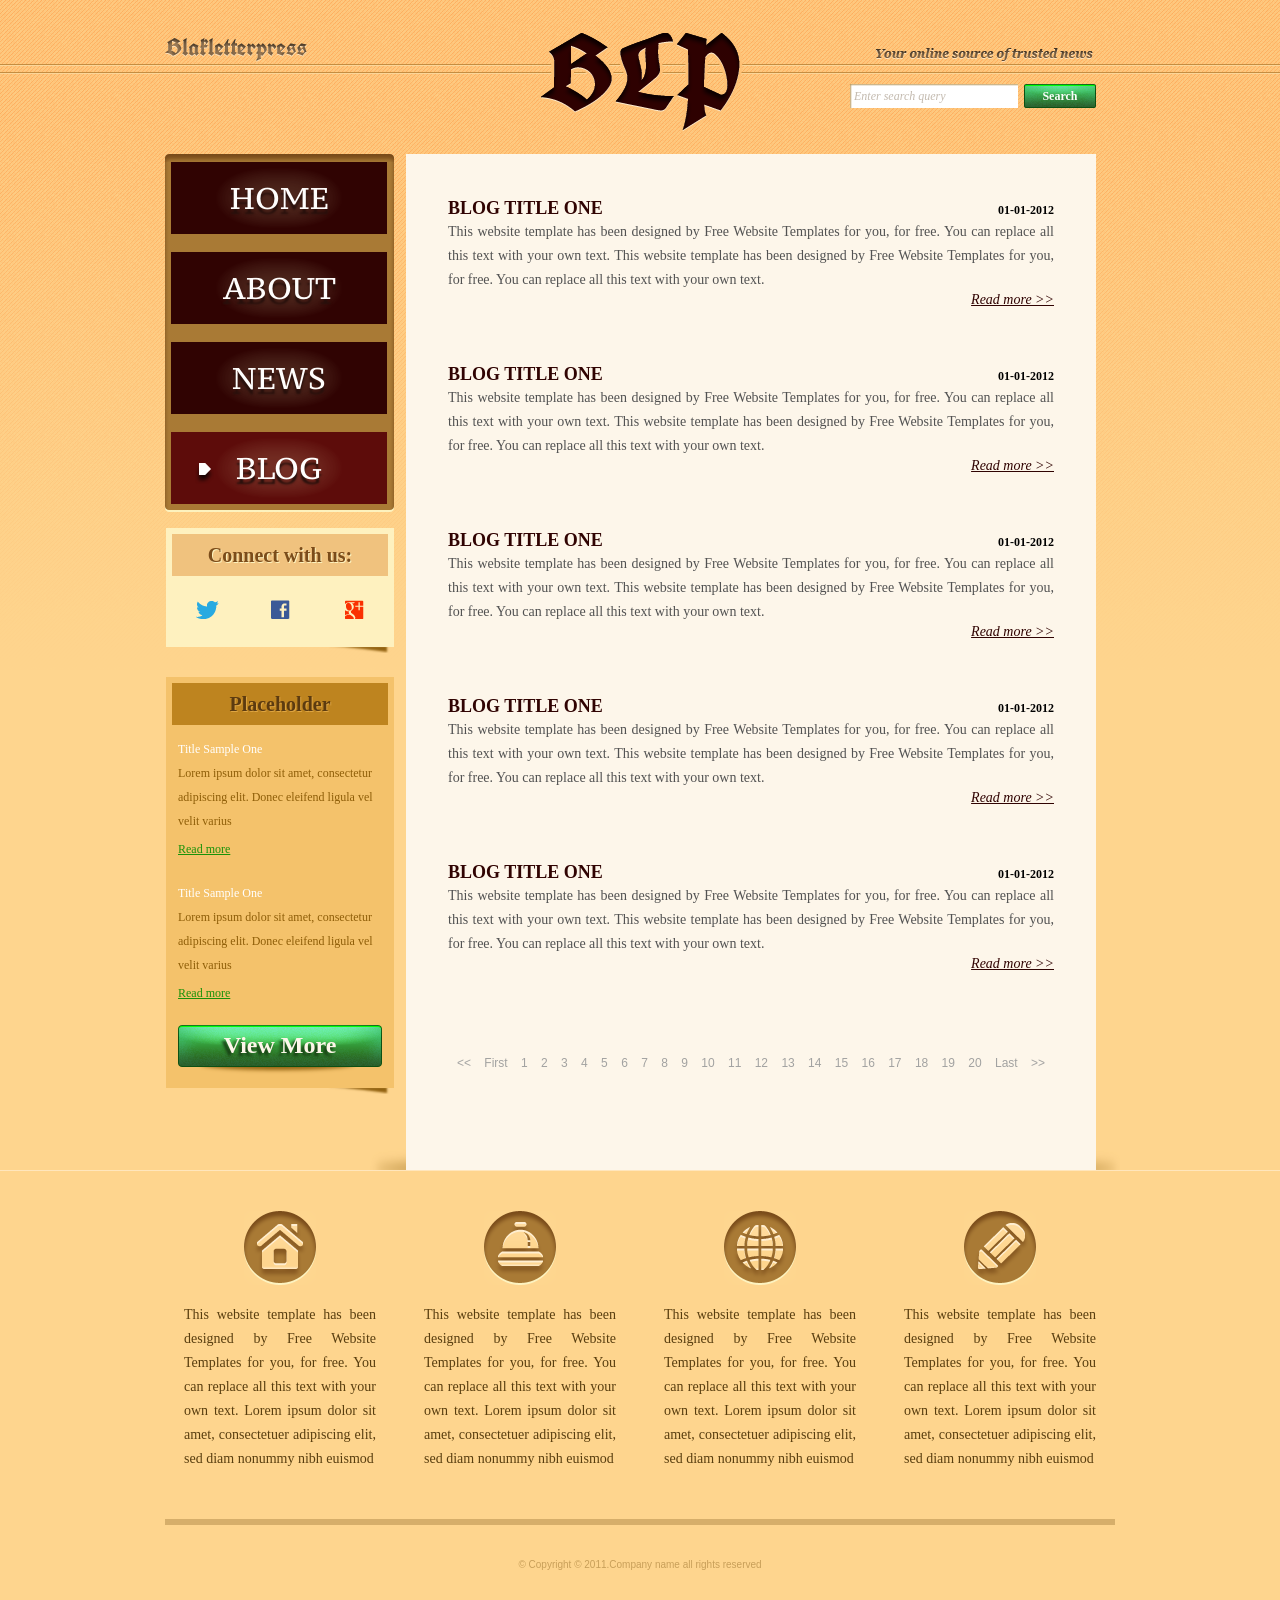
<file: CNWeb_Assignment2/blog.html>
<!DOCTYPE html>
<!-- Website template by freewebsitetemplates.com -->
<html>
<head>
	<meta charset="UTF-8">
	<title>Blog - Blakletterpress Website Template</title>
	<link rel="stylesheet" href="css/style.css" type="text/css">
</head>
<body>
	<div id="page">
		<div id="header">
			<div id="motto">
				<a href="index.html" class="sitename"><img src="images/blakletterpress.png" height="24" width="142" alt="SiteName"></a>
				<p>
					<img src="images/header-text.png" height="14" width="218" alt="Text">
				</p>
			</div>
			<div id="logo">
				<a href="index.html"><img src="images/logo.png" alt="LOGO"></a>
			</div>
			<div id="searchbar">
				<form action="#" method="post">
					<input type="text" value="Enter search query" class="txtfield" onBlur="javascript:if(this.value==''){this.value=this.defaultValue;}" onFocus="javascript:if(this.value==this.defaultValue){this.value='';}">
					<input type="submit" value="Search" class="btn">
				</form>
			</div>
		</div>
		<div id="contents">
			<div id="main">
				<div class="body">
					<ul id="list">
						<li>
							<span class="time">01-01-2012</span>
							<h3>BLOG TITLE ONE</h3>
							<p>
								This website template has been designed by Free Website Templates for you, for free. You can replace all this text with your own text. This website template has been designed by Free Website Templates for you, for free. You can replace all this text with your own text.
							</p>
							<a href="blog.html" class="more">Read more >></a>
						</li>
						<li>
							<span class="time">01-01-2012</span>
							<h3>BLOG TITLE ONE</h3>
							<p>
								This website template has been designed by Free Website Templates for you, for free. You can replace all this text with your own text. This website template has been designed by Free Website Templates for you, for free. You can replace all this text with your own text.
							</p>
							<a href="blog.html" class="more">Read more >></a>
						</li>
						<li>
							<span class="time">01-01-2012</span>
							<h3>BLOG TITLE ONE</h3>
							<p>
								This website template has been designed by Free Website Templates for you, for free. You can replace all this text with your own text. This website template has been designed by Free Website Templates for you, for free. You can replace all this text with your own text.
							</p>
							<a href="blog.html" class="more">Read more >></a>
						</li>
						<li>
							<span class="time">01-01-2012</span>
							<h3>BLOG TITLE ONE</h3>
							<p>
								This website template has been designed by Free Website Templates for you, for free. You can replace all this text with your own text. This website template has been designed by Free Website Templates for you, for free. You can replace all this text with your own text.
							</p>
							<a href="blog.html" class="more">Read more >></a>
						</li>
						<li>
							<span class="time">01-01-2012</span>
							<h3>BLOG TITLE ONE</h3>
							<p>
								This website template has been designed by Free Website Templates for you, for free. You can replace all this text with your own text. This website template has been designed by Free Website Templates for you, for free. You can replace all this text with your own text.
							</p>
							<a href="blog.html" class="more">Read more >></a>
						</li>
					</ul>
					<div id="pagination">
						<a href="blog.html">&lt;&lt;</a> <a href="blog.html">First</a> <a href="blog.html">1</a> <a href="blog.html">2</a> <a href="blog.html">3</a> <a href="blog.html">4</a> <a href="blog.html">5</a> <a href="blog.html">6</a> <a href="blog.html">7</a> <a href="blog.html">8</a> <a href="blog.html">9</a> <a href="blog.html">10</a> <a href="blog.html">11</a> <a href="blog.html">12</a> <a href="blog.html">13</a> <a href="blog.html">14</a> <a href="blog.html">15</a> <a href="blog.html">16</a> <a href="blog.html">17</a> <a href="blog.html">18</a> <a href="blog.html">19</a> <a href="blog.html">20</a> <a href="blog.html">Last</a> <a href="blog.html">&gt;&gt;</a>
					</div>
				</div>
			</div>
			<div id="sidebar">
				<div id="navigation">
					<div>
						<ul>
							<li>
								<a href="index.html">Home</a>
							</li>
							<li>
								<a href="about.html">About</a>
							</li>
							<li>
								<a href="news.html">News</a>
							</li>
							<li class="selected">
								<a href="blog.html">Blog</a>
							</li>
						</ul>
					</div>
				</div>
				<div class="section">
					<div id="connect">
						<h2>Connect with us:</h2>
						<a href="http://freewebsitetemplates.com/go/twitter/" target="_blank" class="twitter"></a> <a href="http://freewebsitetemplates.com/go/facebook/" target="_blank" class="facebook"></a> <a href="http://freewebsitetemplates.com/go/googleplus/" target="_blank" class="googleplus"></a>
					</div>
				</div>
				<div class="section">
					<div id="posts">
						<h2>Placeholder</h2>
						<ul>
							<li>
								<h5>Title Sample One</h5>
								<p>
									Lorem ipsum dolor sit amet, consectetur adipiscing elit. Donec eleifend ligula vel velit varius
								</p>
								<a href="news.html" class="more">Read more</a>
							</li>
							<li>
								<h5>Title Sample One</h5>
								<p>
									Lorem ipsum dolor sit amet, consectetur adipiscing elit. Donec eleifend ligula vel velit varius
								</p>
								<a href="news.html" class="more">Read more</a>
							</li>
						</ul>
						<a href="news.html" class="btn2">View More</a>
					</div>
				</div>
			</div>
		</div>
		<div id="footer">
			<div>
				<ul id="featured">
					<li>
						<a href="index.html" class="home"></a>
						<p>
							This website template has been designed by Free Website Templates for you, for free. You can replace all this text with your own text. Lorem ipsum dolor sit amet, consectetuer adipiscing elit, sed diam nonummy nibh euismod
						</p>
					</li>
					<li>
						<a href="index.html" class="bell"></a>
						<p>
							This website template has been designed by Free Website Templates for you, for free. You can replace all this text with your own text. Lorem ipsum dolor sit amet, consectetuer adipiscing elit, sed diam nonummy nibh euismod
						</p>
					</li>
					<li>
						<a href="index.html" class="globe"></a>
						<p>
							This website template has been designed by Free Website Templates for you, for free. You can replace all this text with your own text. Lorem ipsum dolor sit amet, consectetuer adipiscing elit, sed diam nonummy nibh euismod
						</p>
					</li>
					<li>
						<a href="index.html" class="pencil"></a>
						<p>
							This website template has been designed by Free Website Templates for you, for free. You can replace all this text with your own text. Lorem ipsum dolor sit amet, consectetuer adipiscing elit, sed diam nonummy nibh euismod
						</p>
					</li>
				</ul>
				<p id="footnote">
					© Copyright © 2011.Company name all rights reserved
				</p>
			</div>
		</div>
	</div>
</body>
</html>
</file>
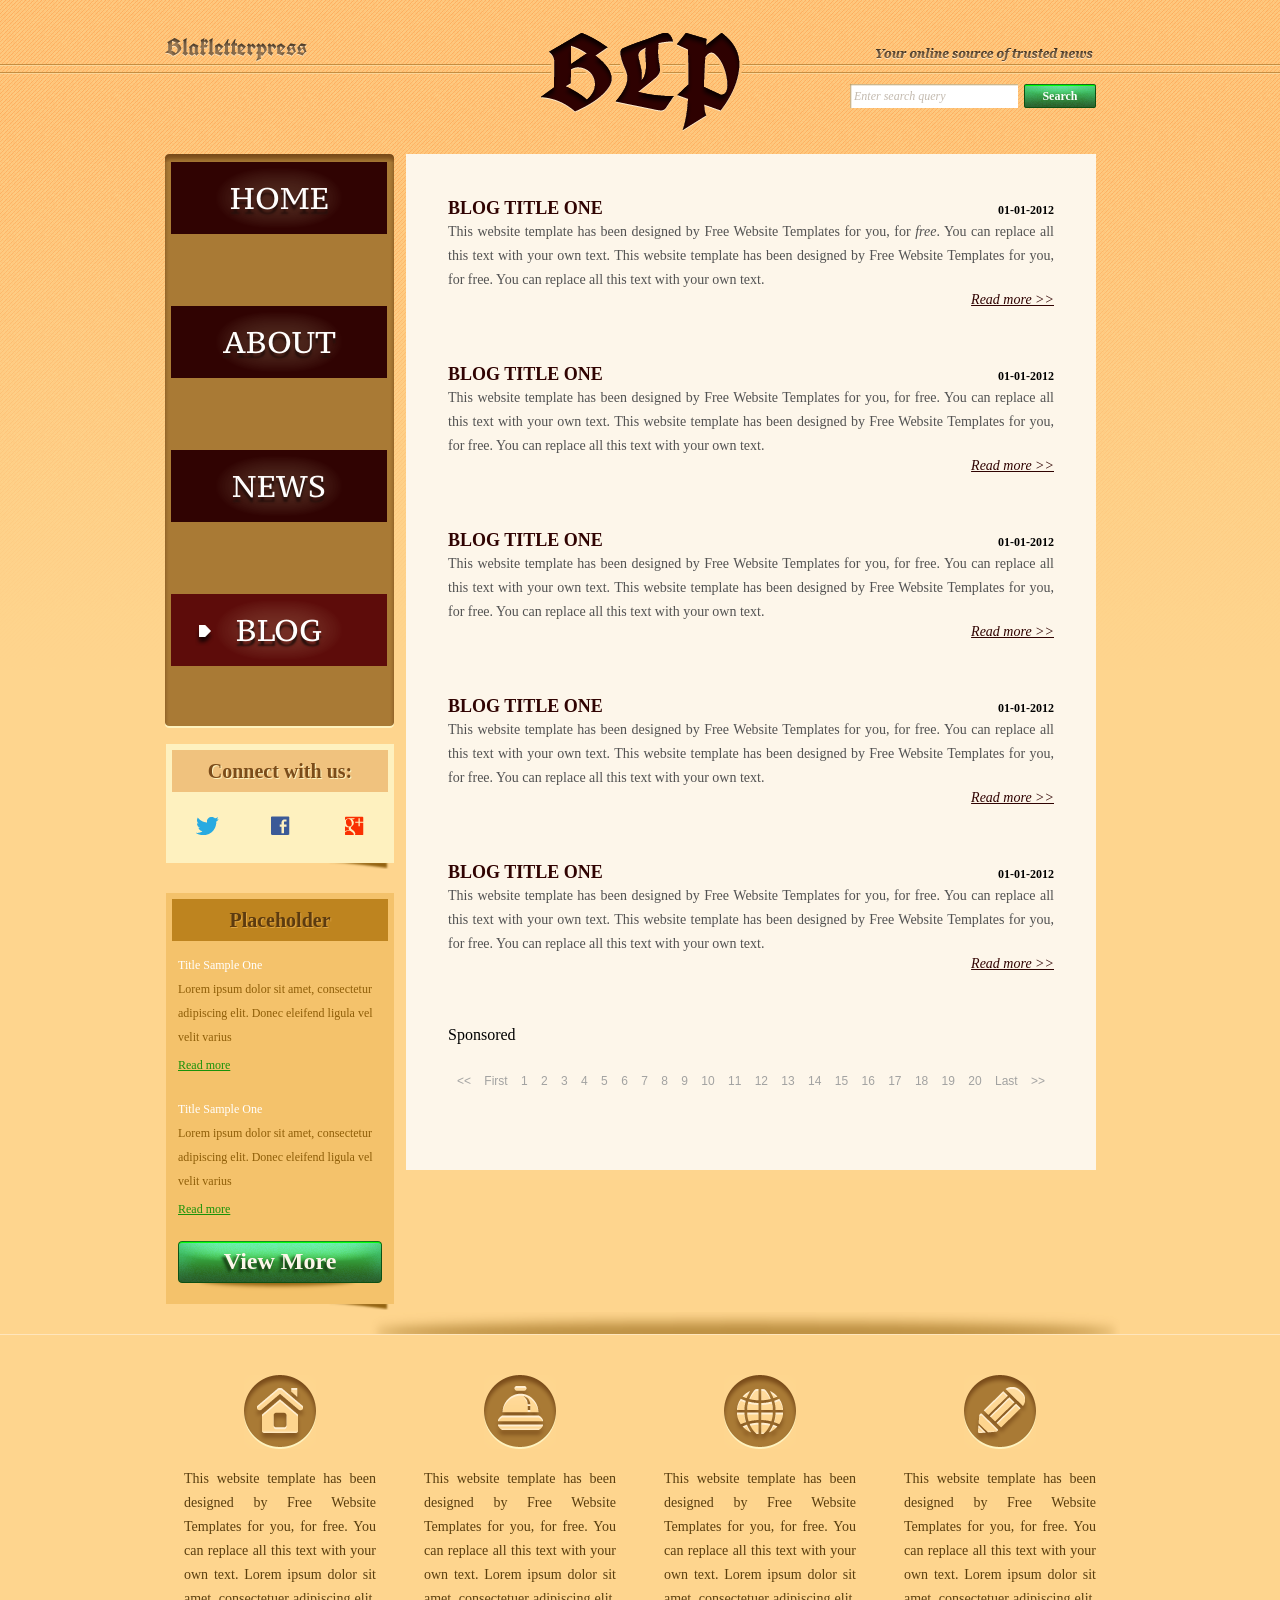
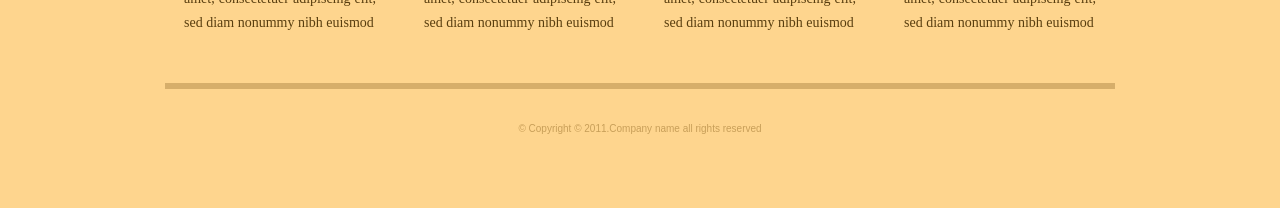
<file: CNWeb_Assignment2/blog_wrong.html>
<!DOCTYPE html>
<!-- Website template by freewebsitetemplates.com -->
<html>
<head>
	<meta charset="utf8">
	<title>Blog - Blakletterpress Website Template</title>
	<title>Blakletterpress</title>
	<link rel="stylesheet" href="css/style.css" type="text/css">
</head>
<body>
	<div id="page">
		<div id="header">
			<div id="motto">
				<a href="index.html" class="sitename" class="brand"><img src="images/blakletterpress.png" height="24" width="142px" alt="SiteName"></a>
				<p>
					<img src="images/header-text.png" height="14" width="218">
				</p>
			</div>
			<div id="logo">
				<a href="index.html"><img src="images/logo.png" alt="LOGO"></a>
			</div>
			<div id="searchbar">
				<form action="#" method="post">
					<input type="text" value="Enter search query" class="txtfield" onBlur="javascript:if(this.value==''){this.value=this.defaultValue;}" onFocus="javascript:if(this.value==this.defaultValue){this.value='';}">
					<input type="submit" value="Search" class="btn">
				</form>
			</div>
		</div>
		<div id="contents">
			<div id="main">
				<div class="body">
					<ul id="list">
						<li>
							<span class="time">01-01-2012</span>
							<h3>BLOG TITLE ONE</h3>
							<p>
								This website template has been designed by Free Website Templates for you, for <i>free</i>. You can replace all this text with your own text. This website template has been designed by Free Website Templates for you, for free. You can replace all this text with your own text.
							</p>
							<a href="blog.html" class="more">Read more >></a>
						</li>
						<li>
							<span class="time">01-01-2012</span>
							<h3>BLOG TITLE ONE</h3>
							<p>
								This website template has been designed by Free Website Templates for you, for free. You can replace all this text with your own text. This website template has been designed by Free Website Templates for you, for free. You can replace all this text with your own text.
							</p>
							<a href="blog.html" class="more">Read more >></a>
						</li>
						<li>
							<span class="time">01-01-2012</span>
							<h3>BLOG TITLE ONE</h3>
							<p>
								This website template has been designed by Free Website Templates for you, for free. You can replace all this text with your own text. This website template has been designed by Free Website Templates for you, for free. You can replace all this text with your own text.
							</p>
							<a href="blog.html" class="more">Read more >></a>
						</li>
						<li>
							<span class="time">01-01-2012</span>
							<h3>BLOG TITLE ONE</h3>
							<p>
								This website template has been designed by Free Website Templates for you, for free. You can replace all this text with your own text. This website template has been designed by Free Website Templates for you, for free. You can replace all this text with your own text.
							</p>
							<a href="blog.html" class="more">Read more >></a>
						</li>
						<li>
							<span class="time">01-01-2012</span>
							<h3>BLOG TITLE ONE</h3>
							<p>
								This website template has been designed by Free Website Templates for you, for free. You can replace all this text with your own text. This website template has been designed by Free Website Templates for you, for free. You can replace all this text with your own text.
							</p>
							<a href="blog.html" class="more">Read more >></a>
						</li>
						<div class="ad">Sponsored</div>
					</ul>
					<div id="pagination">
						<a href="blog.html">&lt;&lt;</a> <a href="blog.html?page=2&sort=new">First</a> <a href="blog.html">1 <a href="blog.html">2</a> <a href="blog.html">3</a> <a href="blog.html">4</a> <a href="blog.html">5</a> <a href="blog.html">6</a> <a href="blog.html">7</a> <a href="blog.html">8</a> <a href="blog.html">9</a> <a href="blog.html">10</a> <a href="blog.html">11</a> <a href="blog.html">12</a> <a href="blog.html">13</a> <a href="blog.html">14</a> <a href="blog.html">15</a> <a href="blog.html">16</a> <a href="blog.html">17</a> <a href="blog.html">18</a> <a href="blog.html">19</a> <a href="blog.html">20</a> <a href="blog.html">Last</a> <a href="blog.html">&gt;&gt;</a>
					</div>
				</div>
			</div>
			<div id="sidebar">
				<div id="navigation">
					<div>
						<ul id="list">
							<li>
								<a href="index.html">Home</a>
							</li>
							<li>
								<a href="about.html">About</a>
							</li>
							<li>
								<a href="news.html">News</a>
							</li>
							<li class="selected">
								<a href="blog.html">Blog</a>
							</li>
						</ul>
					</div>
				</div>
				<div class="section">
					<div id="connect">
						<h2>Connect with us:</h2>
						<a href="http://freewebsitetemplates.com/go/twitter/" target="_blank" class="twitter"></a> <a href="http://freewebsitetemplates.com/go/facebook/" target="_blank" class="facebook"></a> <a href="http://freewebsitetemplates.com/go/googleplus/" target="_blank" class="googleplus"></a>
					</div>
				</div>
				<div class="section">
					<div id="posts">
						<h2>Placeholder</h2>
						<ul>
							<li>
								<h5>Title Sample One</h5>
								<p>
									Lorem ipsum dolor sit amet, consectetur adipiscing elit. Donec eleifend ligula vel velit varius
								</p>
								<a href="news.html" class="more">Read more</a>
							</li>
							<li>
								<h5>Title Sample One</h5>
								<p>
									Lorem ipsum dolor sit amet, consectetur adipiscing elit. Donec eleifend ligula vel velit varius
								</p>
								<a href="news.html" class="more">Read more</a>
							</li>
						</ol>
						<a href="" class="btn2">View More</a>
					</div>
				</div>
			</div>
		</div>
		<div id="footer">
			<div>
				<ul id="featured">
					<li>
						<a href="index.html" class="home"></a>
						<p>
							This website template has been designed by Free Website Templates for you, for free. You can replace all this text with your own text. Lorem ipsum dolor sit amet, consectetuer adipiscing elit, sed diam nonummy nibh euismod
						</p>
					</li>
					<li>
						<a href="index.html" class="bell"></a>
						<p>
							This website template has been designed by Free Website Templates for you, for free. You can replace all this text with your own text. Lorem ipsum dolor sit amet, consectetuer adipiscing elit, sed diam nonummy nibh euismod
						</p>
					</li>
					<li>
						<a href="index.html" class="globe"></a>
						<p>
							This website template has been designed by Free Website Templates for you, for free. You can replace all this text with your own text. Lorem ipsum dolor sit amet, consectetuer adipiscing elit, sed diam nonummy nibh euismod
						</p>
					</li>
					<li>
						<a href="index.html" class="pencil"></a>
						<p>
							This website template has been designed by Free Website Templates for you, for free. You can replace all this text with your own text. Lorem ipsum dolor sit amet, consectetuer adipiscing elit, sed diam nonummy nibh euismod
						</p>
					</li>
				</ul>
				<p id="footnote">
					© Copyright © 2011.Company name all rights reserved
				</p>
			</div>
		</div>
	</div>
</body>
</html>
</file>
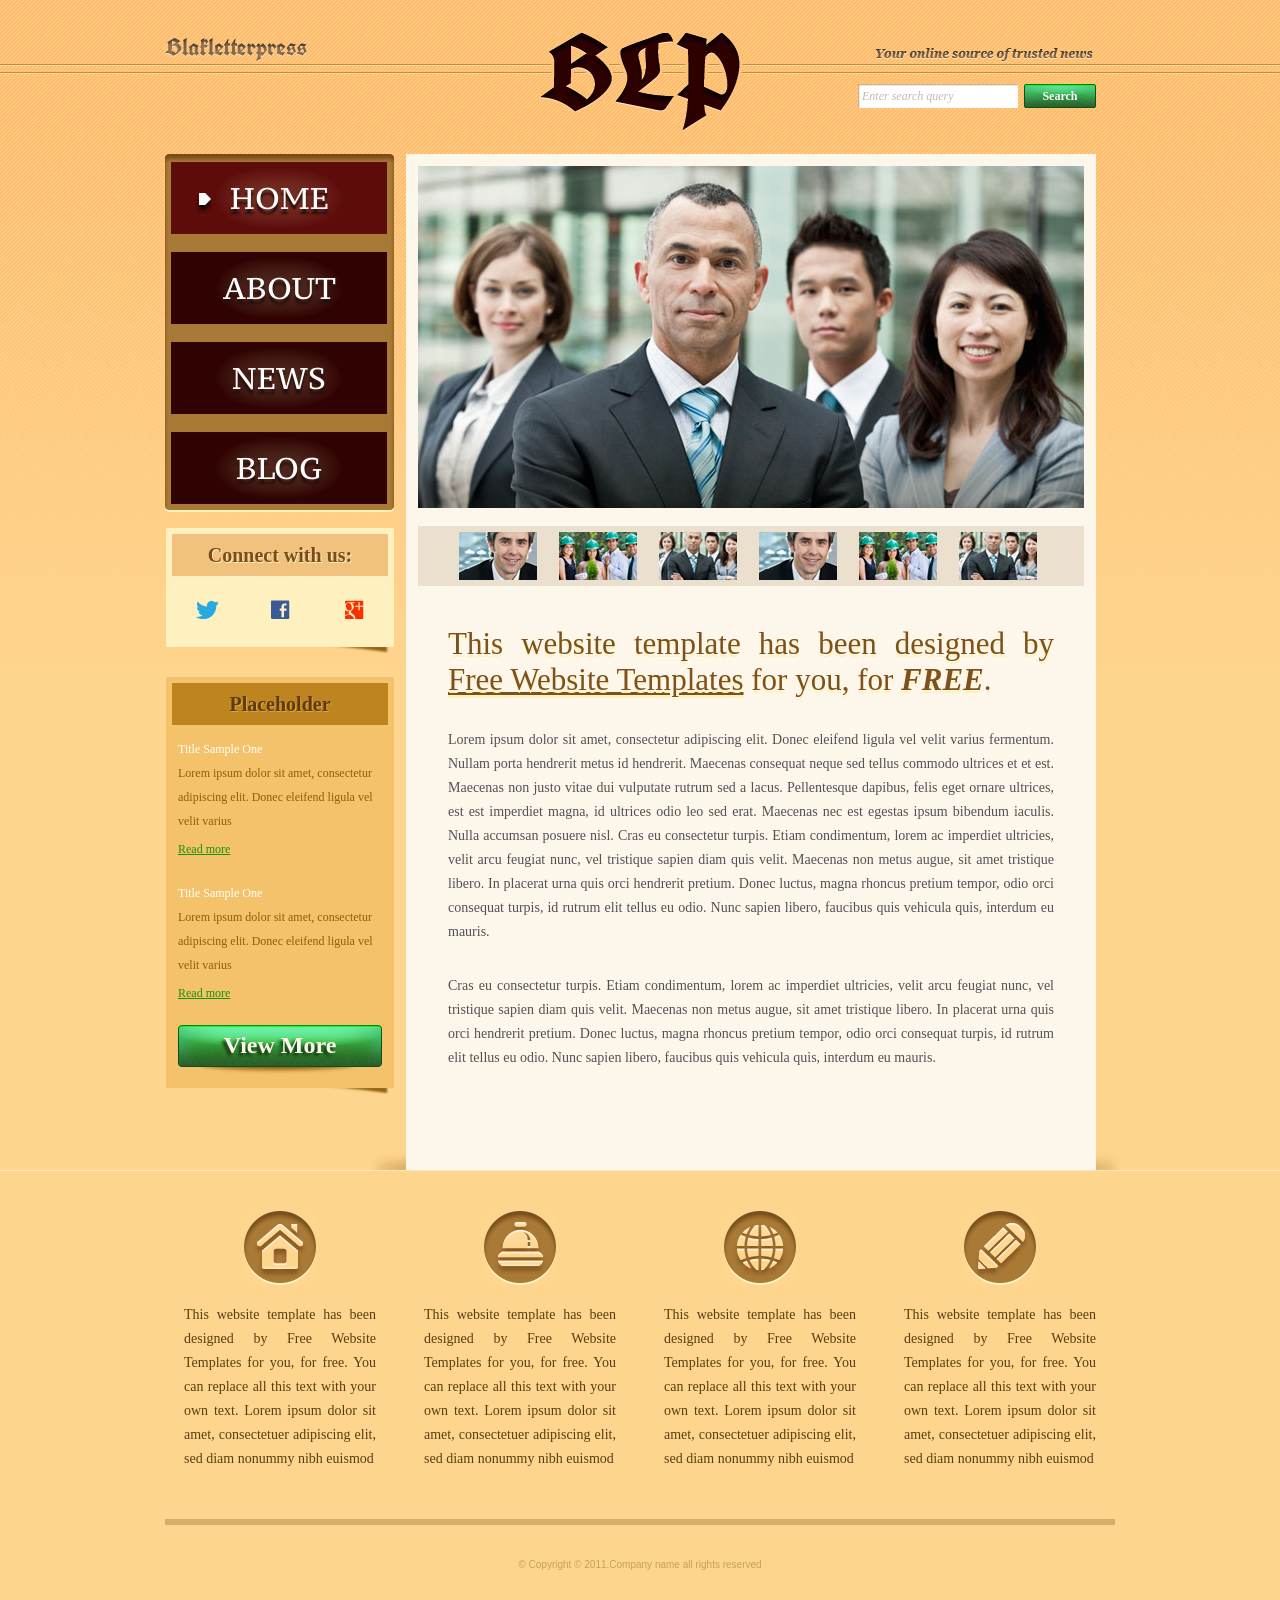
<file: CNWeb_Assignment2/index_new.html>
<!DOCTYPE html>
<!-- Website template by freewebsitetemplates.com -->
<html lang="en">
<head>
	<meta charset="UTF-8">
	<meta name="viewport" content="width=device-width, initial-scale=1.0">
	<meta name="description" content="Blakletterpress news website featuring news, blog posts and community updates.">
	<title>Blakletterpress Website Template</title>
	<link rel="stylesheet" href="css/style.css" type="text/css">
</head>
<body>
	<div id="page">
		<header id="header">
			<div id="motto">
				<a href="index.html" class="sitename"><img src="images/blakletterpress.png" height="24" width="142" alt="SiteName"></a>
				<p>
					<img src="images/header-text.png" height="14" width="218" alt="Text">
				</p>
			</div>
			<div id="logo">
				<a href="index.html"><img src="images/logo.png" alt="LOGO"></a>
			</div>
			<div id="searchbar">
				<form action="#" method="post" role="search">
					<label class="visually-hidden" for="index-search">Search</label>
					<input id="index-search" name="q" type="search" value="Enter search query" class="txtfield" onBlur="javascript:if(this.value==''){this.value=this.defaultValue;}" onFocus="javascript:if(this.value==this.defaultValue){this.value='';}">
					<input type="submit" value="Search" class="btn">
				</form>
			</div>
		</header>

		<div id="contents">
			<main id="main">
				<section id="gallery" aria-label="Featured image gallery">
					<div>
						<img src="images/team-large.jpg" alt="Img">
					</div>
					<ul>
						<li><img src="images/smiling.jpg" alt="Img"></li>
						<li><img src="images/ecofriends.jpg" alt="Img"></li>
						<li><img src="images/team.jpg" alt="Img"></li>
						<li><img src="images/smiling.jpg" alt="Img"></li>
						<li><img src="images/ecofriends.jpg" alt="Img"></li>
						<li><img src="images/team.jpg" alt="Img"></li>
					</ul>
				</section>
				<article class="body">
					<h1>This website template has been designed by <a href="http://www.freewebsitetemplates.com/">Free Website Templates</a> for you, for <em>free</em>.</h1>
					<p>
						Lorem ipsum dolor sit amet, consectetur adipiscing elit. Donec eleifend ligula vel velit varius fermentum. Nullam porta hendrerit metus id hendrerit. Maecenas consequat neque sed tellus commodo ultrices et et est. Maecenas non justo vitae dui vulputate rutrum sed a lacus. Pellentesque dapibus, felis eget ornare ultrices, est est imperdiet magna, id ultrices odio leo sed erat. Maecenas nec est egestas ipsum bibendum iaculis. Nulla accumsan posuere nisl. Cras eu consectetur turpis. Etiam condimentum, lorem ac imperdiet ultricies, velit arcu feugiat nunc, vel tristique sapien diam quis velit. Maecenas non metus augue, sit amet tristique libero. In placerat urna quis orci hendrerit pretium. Donec luctus, magna rhoncus pretium tempor, odio orci consequat turpis, id rutrum elit tellus eu odio. Nunc sapien libero, faucibus quis vehicula quis, interdum eu mauris.
					</p>
					<p>
						Cras eu consectetur turpis. Etiam condimentum, lorem ac imperdiet ultricies, velit arcu feugiat nunc, vel tristique sapien diam quis velit. Maecenas non metus augue, sit amet tristique libero. In placerat urna quis orci hendrerit pretium. Donec luctus, magna rhoncus pretium tempor, odio orci consequat turpis, id rutrum elit tellus eu odio. Nunc sapien libero, faucibus quis vehicula quis, interdum eu mauris.
					</p>
				</article>
			</main>

			<aside id="sidebar" aria-label="Sidebar">
				<nav id="navigation" aria-label="Primary navigation">
					<div>
						<ul>
							<li class="selected"><a href="index.html" aria-current="page">Home</a></li>
							<li><a href="about.html">About</a></li>
							<li><a href="news.html">News</a></li>
							<li><a href="blog.html">Blog</a></li>
						</ul>
					</div>
				</nav>
				<section class="section" aria-labelledby="connect-title">
					<div id="connect">
						<h2 id="connect-title">Connect with us:</h2>
						<a href="http://freewebsitetemplates.com/go/twitter/" target="_blank" rel="noopener noreferrer" class="twitter" aria-label="Twitter"></a>
						<a href="http://freewebsitetemplates.com/go/facebook/" target="_blank" rel="noopener noreferrer" class="facebook" aria-label="Facebook"></a>
						<a href="http://freewebsitetemplates.com/go/googleplus/" target="_blank" rel="noopener noreferrer" class="googleplus" aria-label="Google Plus"></a>
					</div>
				</section>
				<section class="section" aria-labelledby="posts-title">
					<div id="posts">
						<h2 id="posts-title">Placeholder</h2>
						<ul>
							<li>
								<h5>Title Sample One</h5>
								<p>Lorem ipsum dolor sit amet, consectetur adipiscing elit. Donec eleifend ligula vel velit varius</p>
								<a href="news.html" class="more">Read more</a>
							</li>
							<li>
								<h5>Title Sample One</h5>
								<p>Lorem ipsum dolor sit amet, consectetur adipiscing elit. Donec eleifend ligula vel velit varius</p>
								<a href="news.html" class="more">Read more</a>
							</li>
						</ul>
						<a href="news.html" class="btn2">View More</a>
					</div>
				</section>
			</aside>
		</div>

		<footer id="footer">
			<div>
				<ul id="featured">
					<li>
						<a href="index.html" class="home" aria-label="Home"></a>
						<p>This website template has been designed by Free Website Templates for you, for free. You can replace all this text with your own text. Lorem ipsum dolor sit amet, consectetuer adipiscing elit, sed diam nonummy nibh euismod</p>
					</li>
					<li>
						<a href="index.html" class="bell" aria-label="Notifications"></a>
						<p>This website template has been designed by Free Website Templates for you, for free. You can replace all this text with your own text. Lorem ipsum dolor sit amet, consectetuer adipiscing elit, sed diam nonummy nibh euismod</p>
					</li>
					<li>
						<a href="index.html" class="globe" aria-label="Website"></a>
						<p>This website template has been designed by Free Website Templates for you, for free. You can replace all this text with your own text. Lorem ipsum dolor sit amet, consectetuer adipiscing elit, sed diam nonummy nibh euismod</p>
					</li>
					<li>
						<a href="index.html" class="pencil" aria-label="Articles"></a>
						<p>This website template has been designed by Free Website Templates for you, for free. You can replace all this text with your own text. Lorem ipsum dolor sit amet, consectetuer adipiscing elit, sed diam nonummy nibh euismod</p>
					</li>
				</ul>
				<p id="footnote">© Copyright © 2011.Company name all rights reserved</p>
			</div>
		</footer>
	</div>
</body>
</html>
</file>
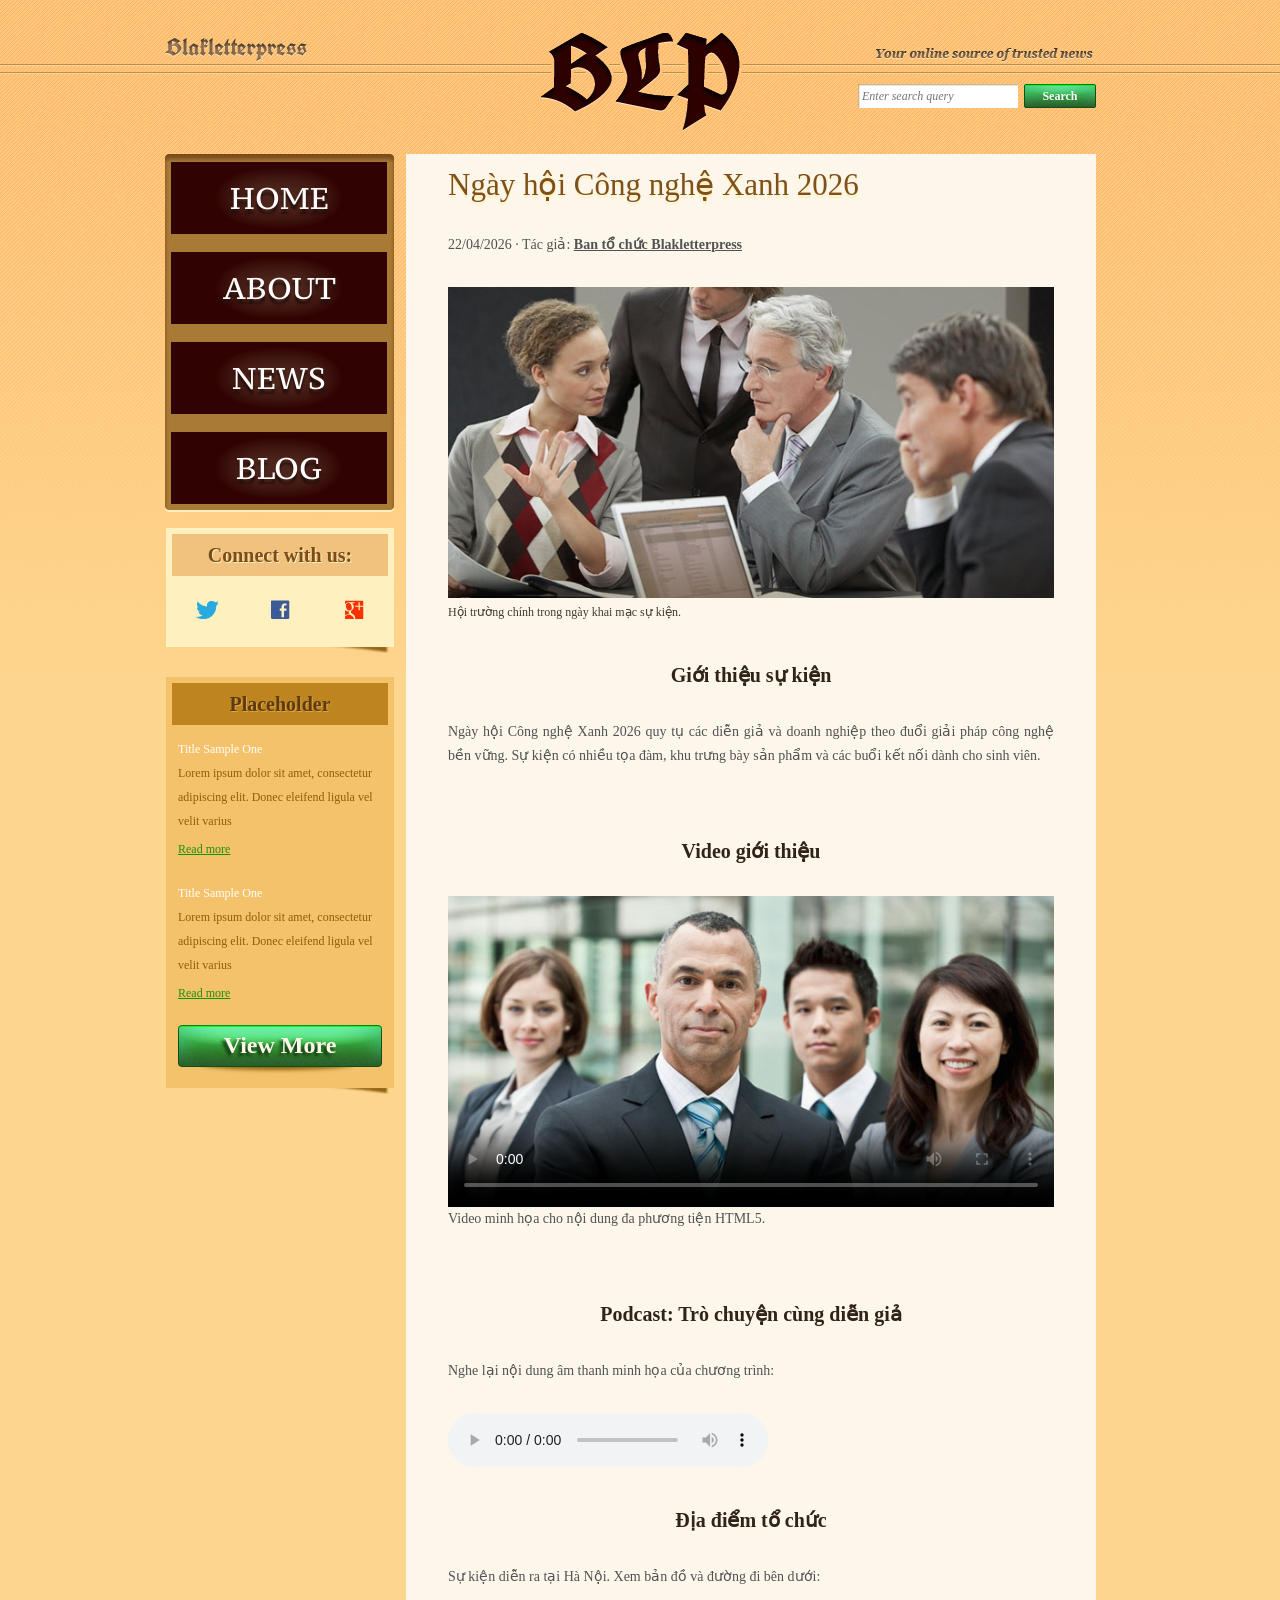
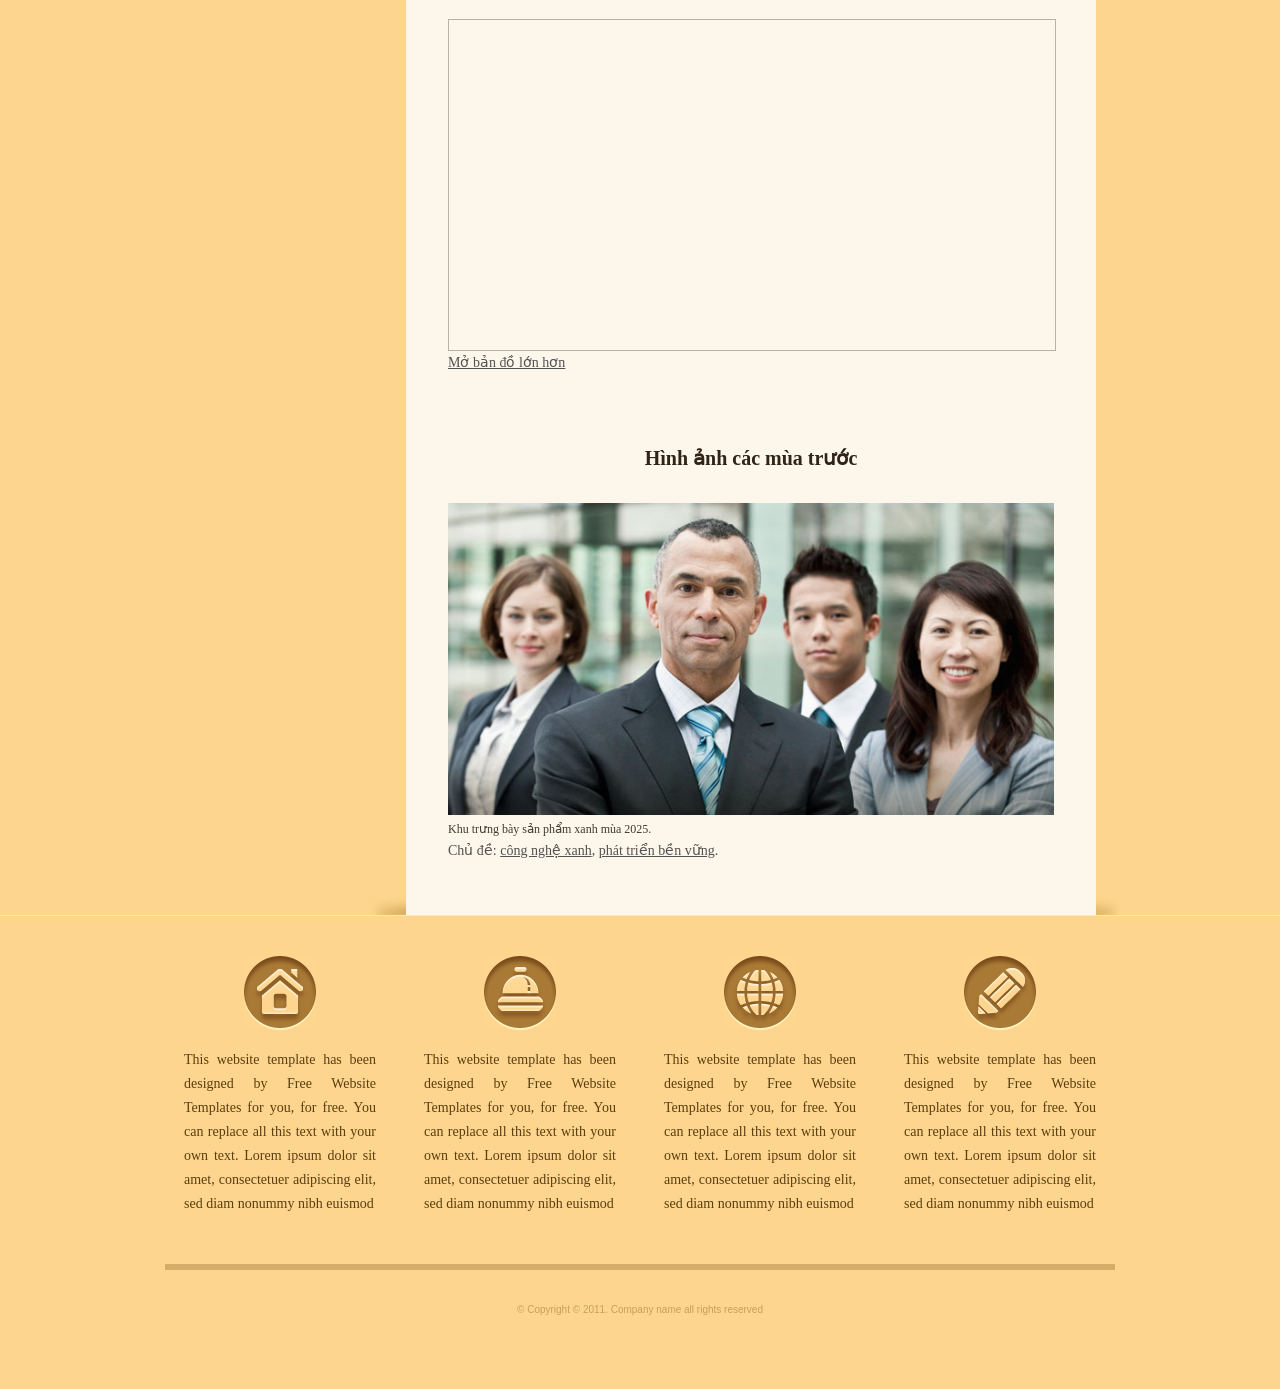
<file: CNWeb_Assignment2/media.html>
<!DOCTYPE html>
<!-- Website template by freewebsitetemplates.com -->
<html lang="vi">
<head>
	<meta charset="UTF-8">
	<meta name="viewport" content="width=device-width, initial-scale=1.0">
	<title>Ngày hội Công nghệ Xanh 2026 - Blakletterpress</title>
	<link rel="stylesheet" href="css/style.css" type="text/css">
</head>
<body>
	<div id="page">
		<header id="header">
			<div id="motto">
				<a href="index.html" class="sitename"><img src="images/blakletterpress.png" height="24" width="142" alt="Blakletterpress"></a>
				<p>
					<img src="images/header-text.png" height="14" width="218" alt="Your online source of trusted news">
				</p>
			</div>
			<div id="logo">
				<a href="index.html"><img src="images/logo.png" alt="BTP"></a>
			</div>
			<div id="searchbar">
				<form action="#" method="get" role="search">
					<label class="visually-hidden" for="media-search">Tìm kiếm</label>
					<input id="media-search" name="q" type="search" placeholder="Enter search query" class="txtfield">
					<input type="submit" value="Search" class="btn">
				</form>
			</div>
		</header>

		<div id="contents">
			<main id="main" class="media-main">
				<article class="media-article">
					<header class="article-header">
						<h1>Ngày hội Công nghệ Xanh 2026</h1>
						<p class="article-meta">
							<time datetime="2026-04-22">22/04/2026</time> · Tác giả:
							<a href="about.html">Ban tổ chức Blakletterpress</a>
						</p>
					</header>

					<figure class="media-figure lead-figure">
						<img src="images/meeting.jpg" width="666" height="342" alt="Các đại biểu đang trao đổi trong hội trường">
						<figcaption>Hội trường chính trong ngày khai mạc sự kiện.</figcaption>
					</figure>

					<section aria-labelledby="event-intro">
						<h2 id="event-intro">Giới thiệu sự kiện</h2>
						<p>Ngày hội Công nghệ Xanh 2026 quy tụ các diễn giả và doanh nghiệp theo đuổi giải pháp công nghệ bền vững. Sự kiện có nhiều tọa đàm, khu trưng bày sản phẩm và các buổi kết nối dành cho sinh viên.</p>
					</section>

					<section aria-labelledby="event-video">
						<h2 id="event-video">Video giới thiệu</h2>
						<video controls preload="metadata" poster="images/team-large.jpg">
							<source src="https://interactive-examples.mdn.mozilla.net/media/cc0-videos/flower.mp4" type="video/mp4">
							Trình duyệt của bạn không hỗ trợ thẻ video HTML5.
						</video>
						<p class="media-note">Video minh họa cho nội dung đa phương tiện HTML5.</p>
					</section>

					<section aria-labelledby="event-podcast">
						<h2 id="event-podcast">Podcast: Trò chuyện cùng diễn giả</h2>
						<p>Nghe lại nội dung âm thanh minh họa của chương trình:</p>
						<audio controls preload="metadata">
							<source src="https://interactive-examples.mdn.mozilla.net/media/cc0-audio/t-rex-roar.mp3" type="audio/mpeg">
							Trình duyệt của bạn không hỗ trợ thẻ audio HTML5.
						</audio>
					</section>

					<section aria-labelledby="event-location">
						<h2 id="event-location">Địa điểm tổ chức</h2>
						<p>Sự kiện diễn ra tại Hà Nội. Xem bản đồ và đường đi bên dưới:</p>
						<div class="map-frame">
							<iframe
								title="Bản đồ địa điểm tổ chức tại Hà Nội"
								src="https://www.openstreetmap.org/export/embed.html?bbox=105.797%2C20.995%2C105.912%2C21.061&amp;layer=mapnik&amp;marker=21.0285%2C105.8542"
								loading="lazy">
							</iframe>
						</div>
						<p class="map-link"><a href="https://www.openstreetmap.org/?mlat=21.0285&amp;mlon=105.8542#map=13/21.0285/105.8542" target="_blank" rel="noopener noreferrer">Mở bản đồ lớn hơn</a></p>
					</section>

					<section aria-labelledby="event-gallery">
						<h2 id="event-gallery">Hình ảnh các mùa trước</h2>
						<figure class="media-figure">
							<img src="images/team-large.jpg" width="666" height="342" alt="Nhóm chuyên gia tham dự khu trưng bày">
							<figcaption>Khu trưng bày sản phẩm xanh mùa 2025.</figcaption>
						</figure>
						<p class="article-topics">Chủ đề: <a href="news.html">công nghệ xanh</a>, <a href="blog.html">phát triển bền vững</a>.</p>
					</section>
				</article>
			</main>

			<aside id="sidebar" aria-label="Thanh bên">
				<nav id="navigation" aria-label="Điều hướng chính">
					<div>
						<ul>
							<li><a href="index.html">Home</a></li>
							<li><a href="about.html">About</a></li>
							<li><a href="news.html">News</a></li>
							<li><a href="blog.html">Blog</a></li>
						</ul>
					</div>
				</nav>
				<div class="section">
					<div id="connect">
						<h2>Connect with us:</h2>
						<a href="http://freewebsitetemplates.com/go/twitter/" target="_blank" rel="noopener noreferrer" class="twitter" aria-label="Twitter"></a>
						<a href="http://freewebsitetemplates.com/go/facebook/" target="_blank" rel="noopener noreferrer" class="facebook" aria-label="Facebook"></a>
						<a href="http://freewebsitetemplates.com/go/googleplus/" target="_blank" rel="noopener noreferrer" class="googleplus" aria-label="Google Plus"></a>
					</div>
				</div>
				<div class="section">
					<div id="posts">
						<h2>Placeholder</h2>
						<ul>
							<li>
								<h5>Title Sample One</h5>
								<p>Lorem ipsum dolor sit amet, consectetur adipiscing elit. Donec eleifend ligula vel velit varius</p>
								<a href="news.html" class="more">Read more</a>
							</li>
							<li>
								<h5>Title Sample One</h5>
								<p>Lorem ipsum dolor sit amet, consectetur adipiscing elit. Donec eleifend ligula vel velit varius</p>
								<a href="news.html" class="more">Read more</a>
							</li>
						</ul>
						<a href="news.html" class="btn2">View More</a>
					</div>
				</div>
			</aside>
		</div>

		<footer id="footer">
			<div>
				<ul id="featured">
					<li>
						<a href="index.html" class="home" aria-label="Trang chủ"></a>
						<p>This website template has been designed by Free Website Templates for you, for free. You can replace all this text with your own text. Lorem ipsum dolor sit amet, consectetuer adipiscing elit, sed diam nonummy nibh euismod</p>
					</li>
					<li>
						<a href="index.html" class="bell" aria-label="Thông báo"></a>
						<p>This website template has been designed by Free Website Templates for you, for free. You can replace all this text with your own text. Lorem ipsum dolor sit amet, consectetuer adipiscing elit, sed diam nonummy nibh euismod</p>
					</li>
					<li>
						<a href="index.html" class="globe" aria-label="Website"></a>
						<p>This website template has been designed by Free Website Templates for you, for free. You can replace all this text with your own text. Lorem ipsum dolor sit amet, consectetuer adipiscing elit, sed diam nonummy nibh euismod</p>
					</li>
					<li>
						<a href="index.html" class="pencil" aria-label="Bài viết"></a>
						<p>This website template has been designed by Free Website Templates for you, for free. You can replace all this text with your own text. Lorem ipsum dolor sit amet, consectetuer adipiscing elit, sed diam nonummy nibh euismod</p>
					</li>
				</ul>
				<p id="footnote">© Copyright © 2011. Company name all rights reserved</p>
			</div>
		</footer>
	</div>
</body>
</html>
</file>
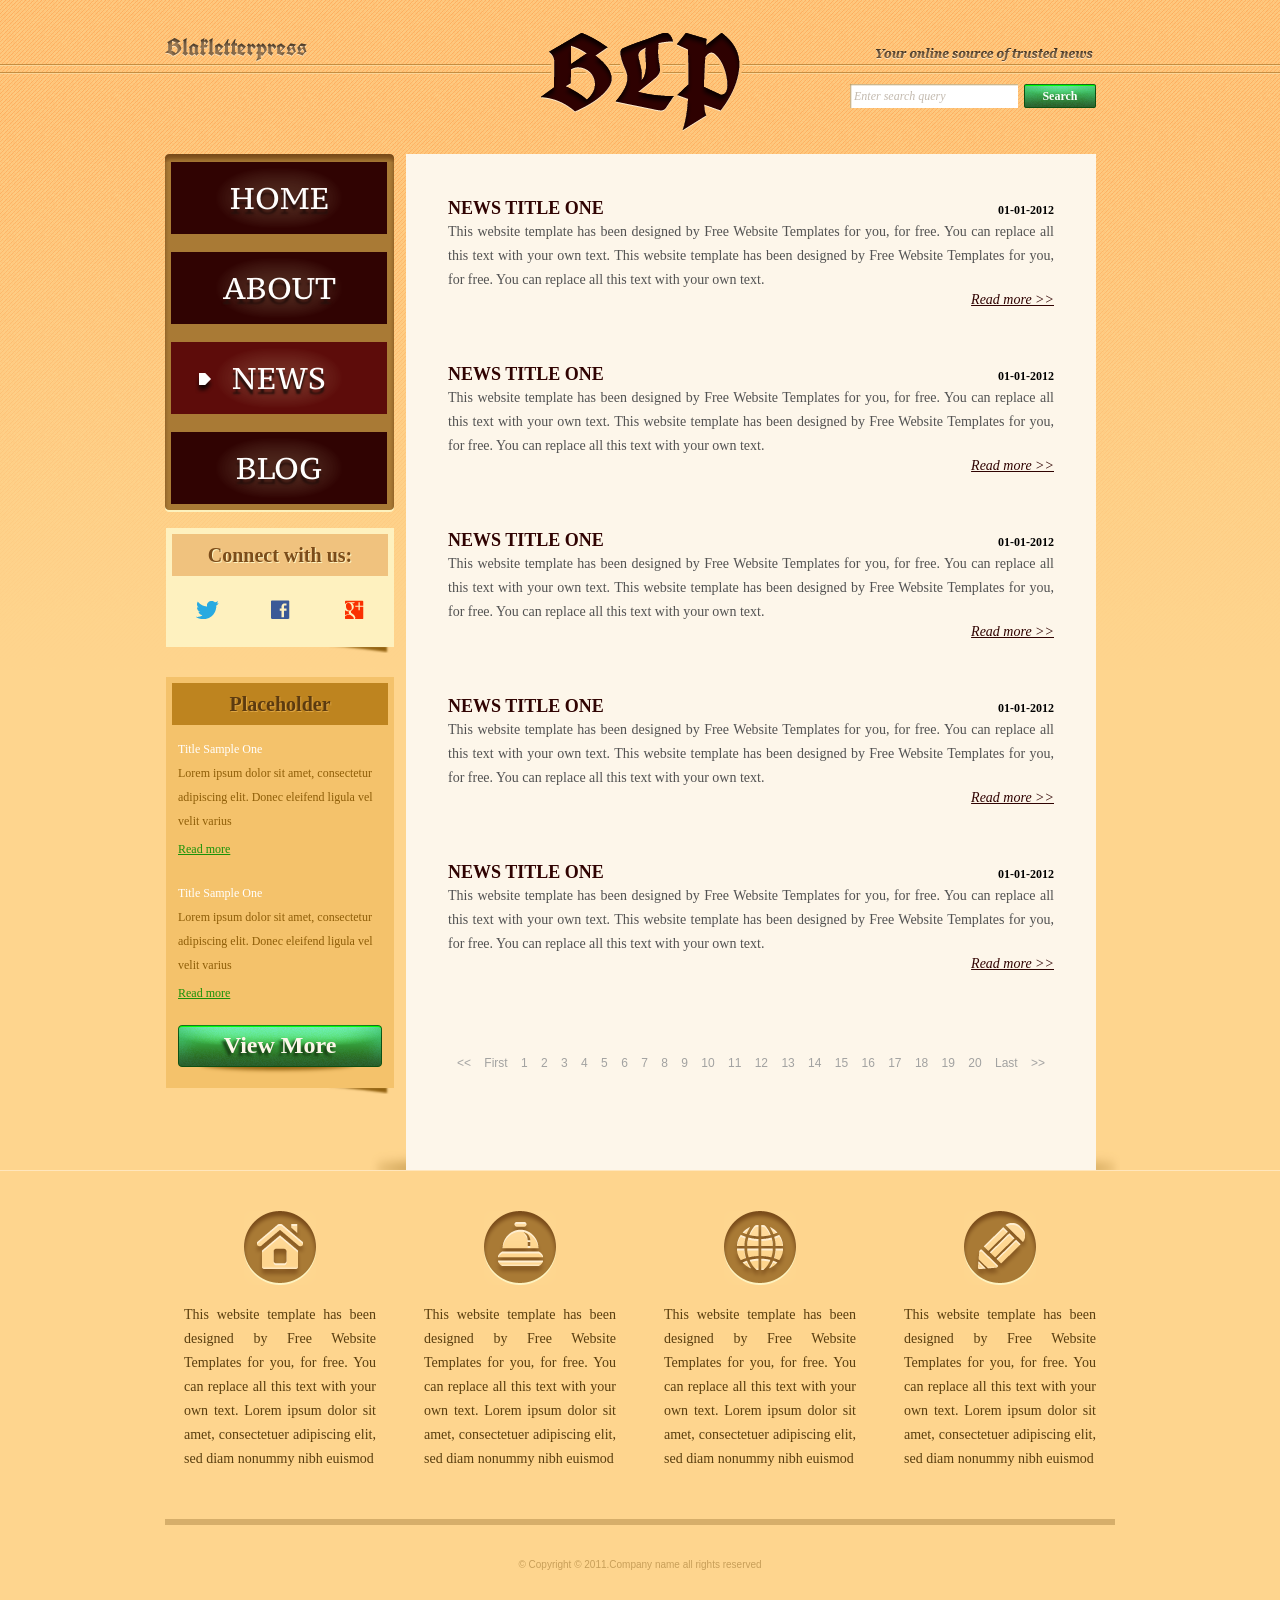
<file: CNWeb_Assignment2/news.html>
<!DOCTYPE html>
<!-- Website template by freewebsitetemplates.com -->
<html>
<head>
	<meta charset="UTF-8">
	<title>News - Blakletterpress Website Template</title>
	<link rel="stylesheet" href="css/style.css" type="text/css">
</head>
<body>
	<div id="page">
		<div id="header">
			<div id="motto">
				<a href="index.html" class="sitename"><img src="images/blakletterpress.png" height="24" width="142" alt="SiteName"></a>
				<p>
					<img src="images/header-text.png" height="14" width="218" alt="Text">
				</p>
			</div>
			<div id="logo">
				<a href="index.html"><img src="images/logo.png" alt="LOGO"></a>
			</div>
			<div id="searchbar">
				<form action="#" method="post">
					<input type="text" value="Enter search query" class="txtfield" onBlur="javascript:if(this.value==''){this.value=this.defaultValue;}" onFocus="javascript:if(this.value==this.defaultValue){this.value='';}">
					<input type="submit" value="Search" class="btn">
				</form>
			</div>
		</div>
		<div id="contents">
			<div id="main">
				<div class="body">
					<ul id="list">
						<li>
							<span class="time">01-01-2012</span>
							<h3>NEWS TITLE ONE</h3>
							<p>
								This website template has been designed by Free Website Templates for you, for free. You can replace all this text with your own text. This website template has been designed by Free Website Templates for you, for free. You can replace all this text with your own text.
							</p>
							<a href="news.html" class="more">Read more >></a>
						</li>
						<li>
							<span class="time">01-01-2012</span>
							<h3>NEWS TITLE ONE</h3>
							<p>
								This website template has been designed by Free Website Templates for you, for free. You can replace all this text with your own text. This website template has been designed by Free Website Templates for you, for free. You can replace all this text with your own text.
							</p>
							<a href="news.html" class="more">Read more >></a>
						</li>
						<li>
							<span class="time">01-01-2012</span>
							<h3>NEWS TITLE ONE</h3>
							<p>
								This website template has been designed by Free Website Templates for you, for free. You can replace all this text with your own text. This website template has been designed by Free Website Templates for you, for free. You can replace all this text with your own text.
							</p>
							<a href="news.html" class="more">Read more >></a>
						</li>
						<li>
							<span class="time">01-01-2012</span>
							<h3>NEWS TITLE ONE</h3>
							<p>
								This website template has been designed by Free Website Templates for you, for free. You can replace all this text with your own text. This website template has been designed by Free Website Templates for you, for free. You can replace all this text with your own text.
							</p>
							<a href="news.html" class="more">Read more >></a>
						</li>
						<li>
							<span class="time">01-01-2012</span>
							<h3>NEWS TITLE ONE</h3>
							<p>
								This website template has been designed by Free Website Templates for you, for free. You can replace all this text with your own text. This website template has been designed by Free Website Templates for you, for free. You can replace all this text with your own text.
							</p>
							<a href="news.html" class="more">Read more >></a>
						</li>
					</ul>
					<div id="pagination">
						<a href="news.html">&lt;&lt;</a> <a href="news.html">First</a> <a href="news.html">1</a> <a href="news.html">2</a> <a href="news.html">3</a> <a href="news.html">4</a> <a href="news.html">5</a> <a href="news.html">6</a> <a href="news.html">7</a> <a href="news.html">8</a> <a href="news.html">9</a> <a href="news.html">10</a> <a href="news.html">11</a> <a href="news.html">12</a> <a href="news.html">13</a> <a href="news.html">14</a> <a href="news.html">15</a> <a href="news.html">16</a> <a href="news.html">17</a> <a href="news.html">18</a> <a href="news.html">19</a> <a href="news.html">20</a> <a href="news.html">Last</a> <a href="news.html">&gt;&gt;</a>
					</div>
				</div>
			</div>
			<div id="sidebar">
				<div id="navigation">
					<div>
						<ul>
							<li>
								<a href="index.html">Home</a>
							</li>
							<li>
								<a href="about.html">About</a>
							</li>
							<li class="selected">
								<a href="news.html">News</a>
							</li>
							<li>
								<a href="blog.html">Blog</a>
							</li>
						</ul>
					</div>
				</div>
				<div class="section">
					<div id="connect">
						<h2>Connect with us:</h2>
						<a href="http://freewebsitetemplates.com/go/twitter/" target="_blank" class="twitter"></a> <a href="http://freewebsitetemplates.com/go/facebook/" target="_blank" class="facebook"></a> <a href="http://freewebsitetemplates.com/go/googleplus/" target="_blank" class="googleplus"></a>
					</div>
				</div>
				<div class="section">
					<div id="posts">
						<h2>Placeholder</h2>
						<ul>
							<li>
								<h5>Title Sample One</h5>
								<p>
									Lorem ipsum dolor sit amet, consectetur adipiscing elit. Donec eleifend ligula vel velit varius
								</p>
								<a href="news.html" class="more">Read more</a>
							</li>
							<li>
								<h5>Title Sample One</h5>
								<p>
									Lorem ipsum dolor sit amet, consectetur adipiscing elit. Donec eleifend ligula vel velit varius
								</p>
								<a href="news.html" class="more">Read more</a>
							</li>
						</ul>
						<a href="news.html" class="btn2">View More</a>
					</div>
				</div>
			</div>
		</div>
		<div id="footer">
			<div>
				<ul id="featured">
					<li>
						<a href="index.html" class="home"></a>
						<p>
							This website template has been designed by Free Website Templates for you, for free. You can replace all this text with your own text. Lorem ipsum dolor sit amet, consectetuer adipiscing elit, sed diam nonummy nibh euismod
						</p>
					</li>
					<li>
						<a href="index.html" class="bell"></a>
						<p>
							This website template has been designed by Free Website Templates for you, for free. You can replace all this text with your own text. Lorem ipsum dolor sit amet, consectetuer adipiscing elit, sed diam nonummy nibh euismod
						</p>
					</li>
					<li>
						<a href="index.html" class="globe"></a>
						<p>
							This website template has been designed by Free Website Templates for you, for free. You can replace all this text with your own text. Lorem ipsum dolor sit amet, consectetuer adipiscing elit, sed diam nonummy nibh euismod
						</p>
					</li>
					<li>
						<a href="index.html" class="pencil"></a>
						<p>
							This website template has been designed by Free Website Templates for you, for free. You can replace all this text with your own text. Lorem ipsum dolor sit amet, consectetuer adipiscing elit, sed diam nonummy nibh euismod
						</p>
					</li>
				</ul>
				<p id="footnote">
					© Copyright © 2011.Company name all rights reserved
				</p>
			</div>
		</div>
	</div>
</body>
</html>
</file>
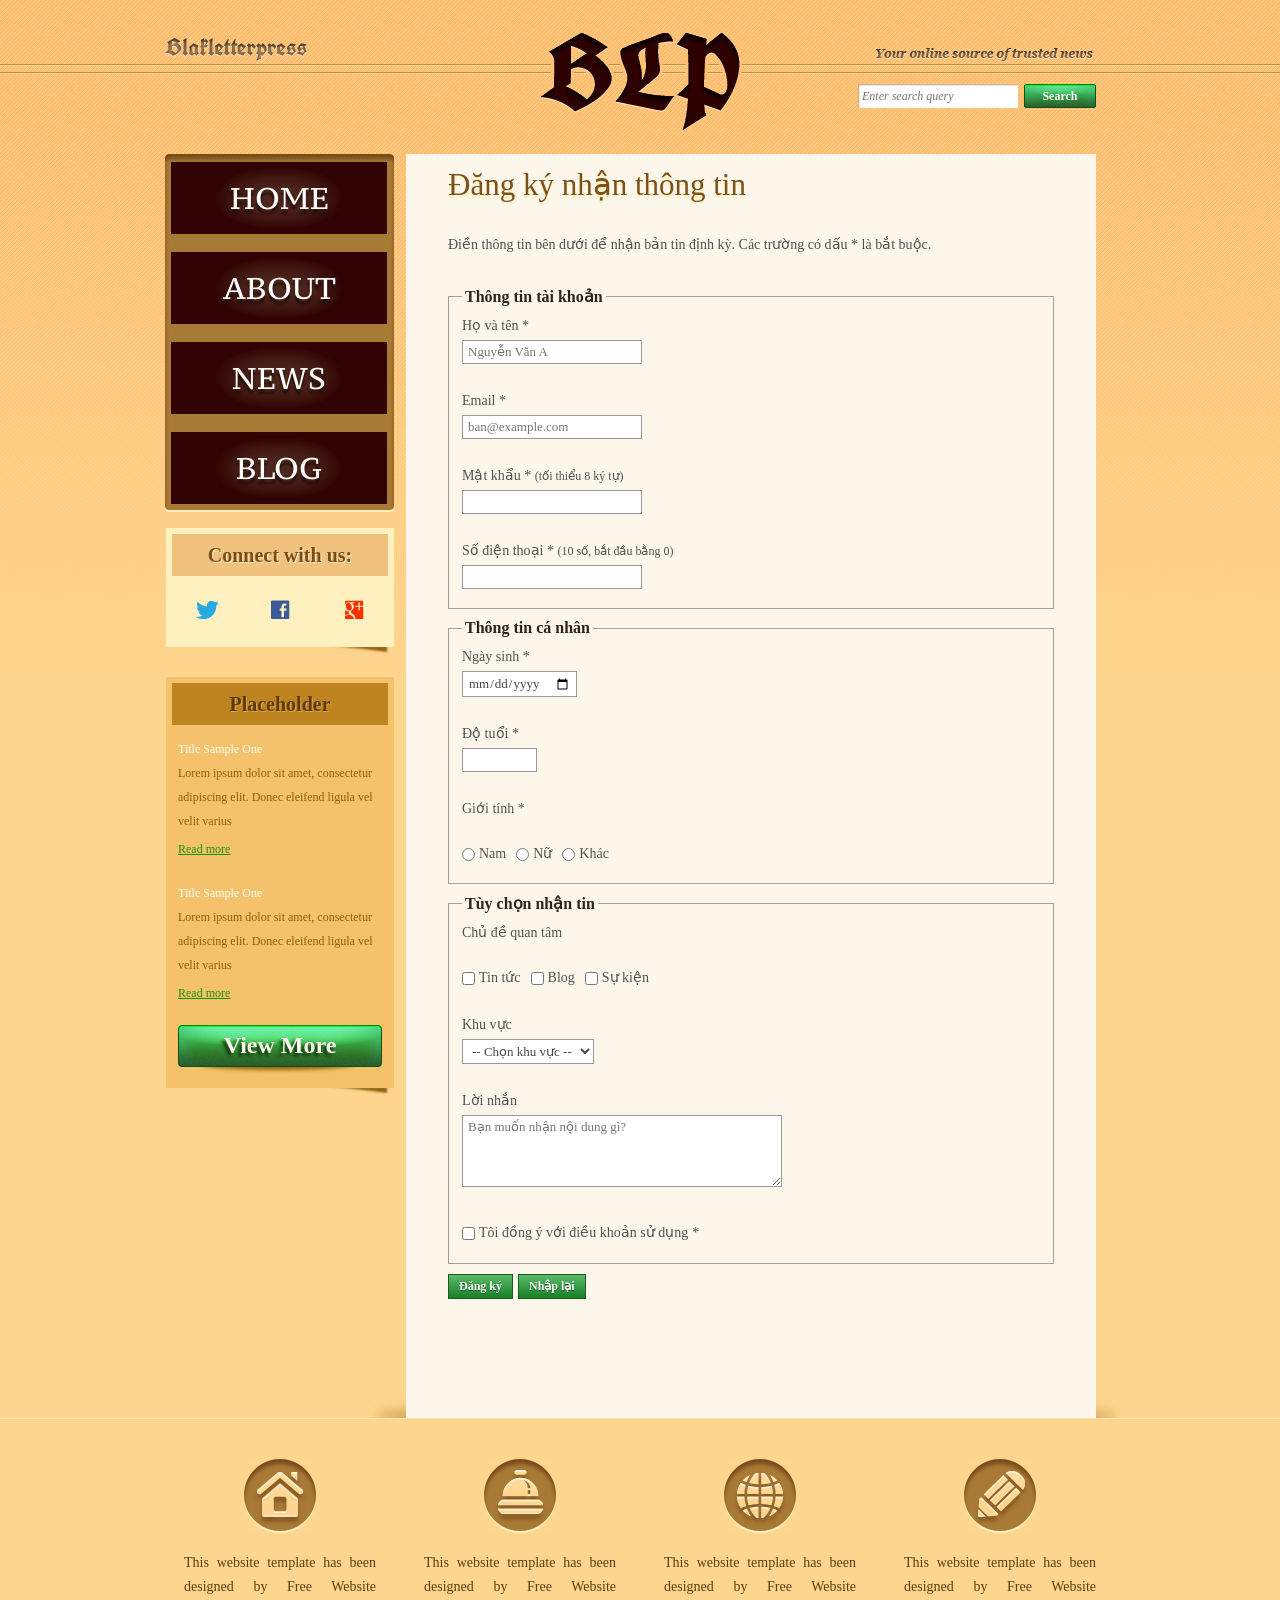
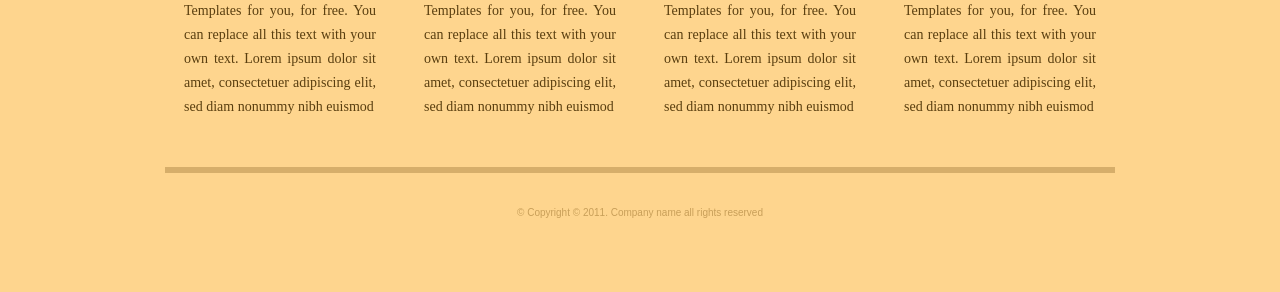
<file: CNWeb_Assignment2/register.html>
<!DOCTYPE html>
<!-- Website template by freewebsitetemplates.com -->
<html lang="vi">
<head>
	<meta charset="UTF-8">
	<meta name="viewport" content="width=device-width, initial-scale=1.0">
	<title>Đăng ký nhận thông tin - Blakletterpress</title>
	<link rel="stylesheet" href="css/style.css" type="text/css">
</head>
<body>
	<div id="page">
		<div id="header">
			<div id="motto">
				<a href="index.html" class="sitename"><img src="images/blakletterpress.png" height="24" width="142" alt="Blakletterpress"></a>
				<p>
					<img src="images/header-text.png" height="14" width="218" alt="Your online source of trusted news">
				</p>
			</div>
			<div id="logo">
				<a href="index.html"><img src="images/logo.png" alt="BTP"></a>
			</div>
			<div id="searchbar">
				<form action="#" method="get" role="search">
					<label class="visually-hidden" for="search-query">Tìm kiếm</label>
					<input id="search-query" name="q" type="search" placeholder="Enter search query" class="txtfield">
					<input type="submit" value="Search" class="btn">
				</form>
			</div>
		</div>
		<div id="contents">
			<div id="main" class="register-main">
				<div class="body">
					<h1>Đăng ký nhận thông tin</h1>
					<p class="form-intro">
						Điền thông tin bên dưới để nhận bản tin định kỳ. Các trường có dấu <span aria-hidden="true">*</span><span class="visually-hidden">sao</span> là bắt buộc.
					</p>
					<form id="register-form" class="register-form" action="#" method="post">
						<fieldset>
							<legend>Thông tin tài khoản</legend>
							<div class="form-group">
								<label for="full-name">Họ và tên <span aria-hidden="true">*</span></label>
								<input id="full-name" name="full_name" type="text" placeholder="Nguyễn Văn A" autocomplete="name" required>
							</div>
							<div class="form-group">
								<label for="email">Email <span aria-hidden="true">*</span></label>
								<input id="email" name="email" type="email" placeholder="ban@example.com" autocomplete="email" required>
							</div>
							<div class="form-group">
								<label for="password">Mật khẩu <span aria-hidden="true">*</span> <small>(tối thiểu 8 ký tự)</small></label>
								<input id="password" name="password" type="password" minlength="8" autocomplete="new-password" required>
							</div>
							<div class="form-group">
								<label for="phone">Số điện thoại <span aria-hidden="true">*</span> <small>(10 số, bắt đầu bằng 0)</small></label>
								<input id="phone" name="phone" type="tel" inputmode="numeric" autocomplete="tel" pattern="0[0-9]{9}" maxlength="10" title="Số điện thoại phải có 10 chữ số và bắt đầu bằng 0" required>
							</div>
						</fieldset>

						<fieldset>
							<legend>Thông tin cá nhân</legend>
							<div class="form-group">
								<label for="birth-date">Ngày sinh <span aria-hidden="true">*</span></label>
								<input id="birth-date" name="birth_date" type="date" autocomplete="bday" required>
							</div>
							<div class="form-group form-group-small">
								<label for="age">Độ tuổi <span aria-hidden="true">*</span></label>
								<input id="age" name="age" type="number" min="1" max="120" required>
							</div>
							<div class="form-group">
								<span class="group-label" id="gender-label">Giới tính <span aria-hidden="true">*</span></span>
								<div class="choice-row" role="radiogroup" aria-labelledby="gender-label">
									<label><input name="gender" type="radio" value="nam" required> Nam</label>
									<label><input name="gender" type="radio" value="nu"> Nữ</label>
									<label><input name="gender" type="radio" value="khac"> Khác</label>
								</div>
							</div>
						</fieldset>

						<fieldset>
							<legend>Tùy chọn nhận tin</legend>
							<div class="form-group">
								<span class="group-label">Chủ đề quan tâm</span>
								<div class="choice-row">
									<label><input name="topics[]" type="checkbox" value="tin-tuc"> Tin tức</label>
									<label><input name="topics[]" type="checkbox" value="blog"> Blog</label>
									<label><input name="topics[]" type="checkbox" value="su-kien"> Sự kiện</label>
								</div>
							</div>
							<div class="form-group">
								<label for="region">Khu vực</label>
								<select id="region" name="region">
									<option value="">-- Chọn khu vực --</option>
									<option value="mien-bac">Miền Bắc</option>
									<option value="mien-trung">Miền Trung</option>
									<option value="mien-nam">Miền Nam</option>
									<option value="nuoc-ngoai">Nước ngoài</option>
								</select>
							</div>
							<div class="form-group">
								<label for="message">Lời nhắn</label>
								<textarea id="message" name="message" rows="4" placeholder="Bạn muốn nhận nội dung gì?"></textarea>
							</div>
							<div class="form-group consent">
								<label><input name="terms" type="checkbox" required> Tôi đồng ý với điều khoản sử dụng <span aria-hidden="true">*</span></label>
							</div>
						</fieldset>

						<div class="form-actions">
							<button type="submit" class="form-button">Đăng ký</button>
							<button type="reset" class="form-button">Nhập lại</button>
						</div>
					</form>
				</div>
			</div>
			<div id="sidebar">
				<div id="navigation">
					<div>
						<ul>
							<li><a href="index.html">Home</a></li>
							<li><a href="about.html">About</a></li>
							<li><a href="news.html">News</a></li>
							<li><a href="blog.html">Blog</a></li>
						</ul>
					</div>
				</div>
				<div class="section">
					<div id="connect">
						<h2>Connect with us:</h2>
						<a href="http://freewebsitetemplates.com/go/twitter/" target="_blank" rel="noopener noreferrer" class="twitter" aria-label="Twitter"></a>
						<a href="http://freewebsitetemplates.com/go/facebook/" target="_blank" rel="noopener noreferrer" class="facebook" aria-label="Facebook"></a>
						<a href="http://freewebsitetemplates.com/go/googleplus/" target="_blank" rel="noopener noreferrer" class="googleplus" aria-label="Google Plus"></a>
					</div>
				</div>
				<div class="section">
					<div id="posts">
						<h2>Placeholder</h2>
						<ul>
							<li>
								<h5>Title Sample One</h5>
								<p>Lorem ipsum dolor sit amet, consectetur adipiscing elit. Donec eleifend ligula vel velit varius</p>
								<a href="news.html" class="more">Read more</a>
							</li>
							<li>
								<h5>Title Sample One</h5>
								<p>Lorem ipsum dolor sit amet, consectetur adipiscing elit. Donec eleifend ligula vel velit varius</p>
								<a href="news.html" class="more">Read more</a>
							</li>
						</ul>
						<a href="news.html" class="btn2">View More</a>
					</div>
				</div>
			</div>
		</div>
		<div id="footer">
			<div>
				<ul id="featured">
					<li>
						<a href="index.html" class="home" aria-label="Trang chủ"></a>
						<p>This website template has been designed by Free Website Templates for you, for free. You can replace all this text with your own text. Lorem ipsum dolor sit amet, consectetuer adipiscing elit, sed diam nonummy nibh euismod</p>
					</li>
					<li>
						<a href="index.html" class="bell" aria-label="Thông báo"></a>
						<p>This website template has been designed by Free Website Templates for you, for free. You can replace all this text with your own text. Lorem ipsum dolor sit amet, consectetuer adipiscing elit, sed diam nonummy nibh euismod</p>
					</li>
					<li>
						<a href="index.html" class="globe" aria-label="Website"></a>
						<p>This website template has been designed by Free Website Templates for you, for free. You can replace all this text with your own text. Lorem ipsum dolor sit amet, consectetuer adipiscing elit, sed diam nonummy nibh euismod</p>
					</li>
					<li>
						<a href="index.html" class="pencil" aria-label="Bài viết"></a>
						<p>This website template has been designed by Free Website Templates for you, for free. You can replace all this text with your own text. Lorem ipsum dolor sit amet, consectetuer adipiscing elit, sed diam nonummy nibh euismod</p>
					</li>
				</ul>
				<p id="footnote">© Copyright © 2011. Company name all rights reserved</p>
			</div>
		</div>
	</div>
</body>
</html>
</file>
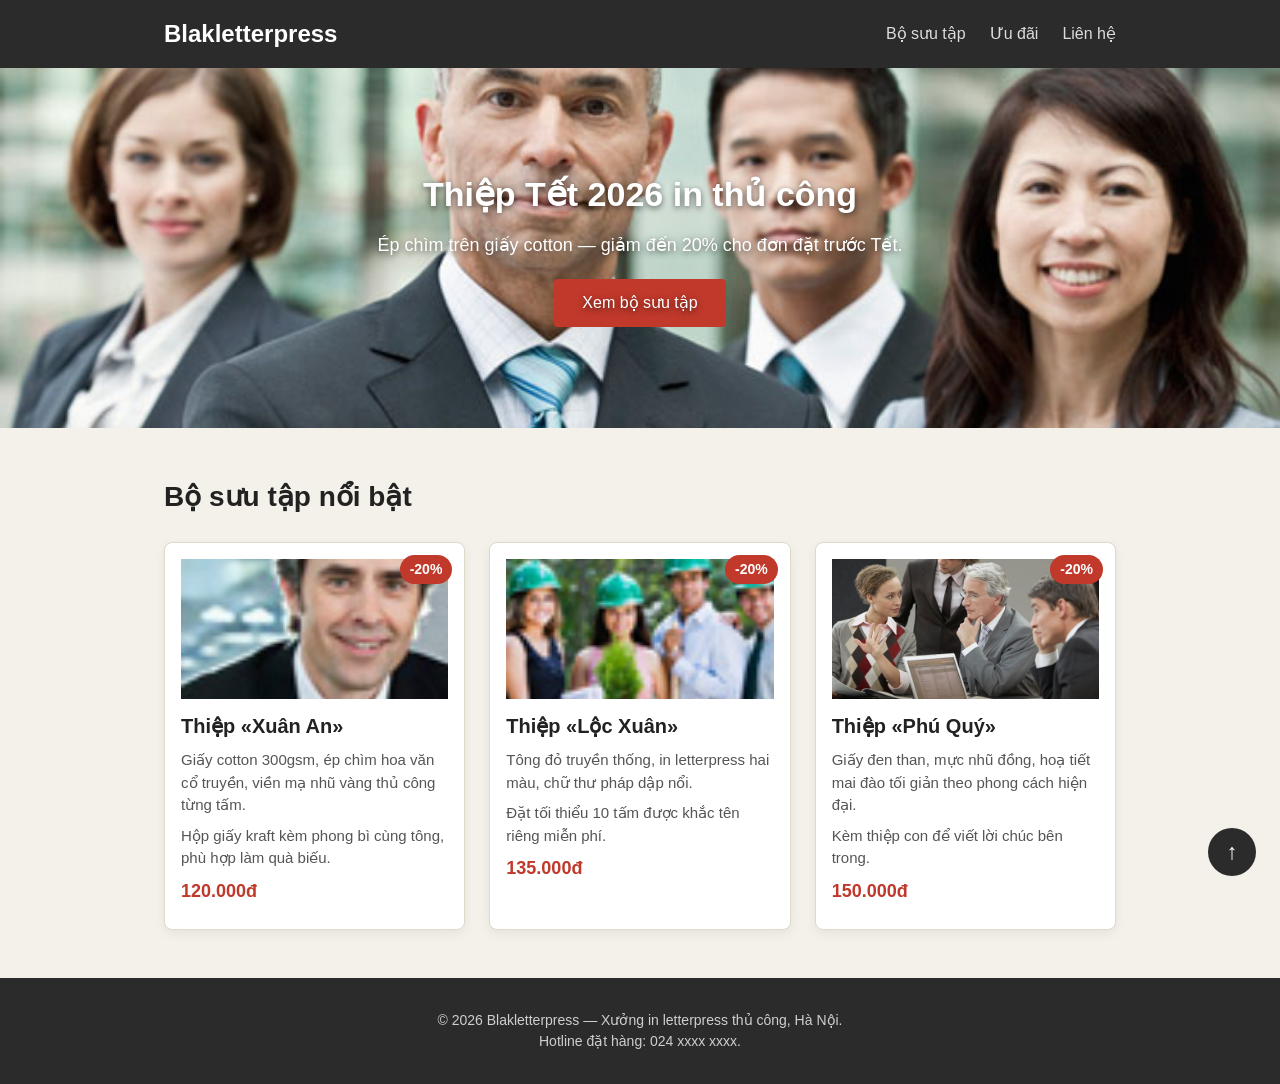
<file: CNWeb_Assignment3/bai1/trang.html>
<!DOCTYPE html>
<html lang="vi">
<head>
	<meta charset="UTF-8">
	<meta name="viewport" content="width=device-width, initial-scale=1.0">
	<title>Khuyến mãi thiệp Tết 2026 — Blakletterpress</title>
	<link rel="stylesheet" href="style-loi.css">
</head>
<body>
	<header class="site-header">
		<div class="header-inner">
			<a href="#" class="brand">Blakletterpress</a>
			<nav class="main-nav">
				<ul>
					<li><a href="#bo-suu-tap">Bộ sưu tập</a></li>
					<li><a href="#uu-dai">Ưu đãi</a></li>
					<li><a href="#lien-he">Liên hệ</a></li>
				</ul>
			</nav>
		</div>
	</header>

	<section class="hero">
		<img class="hero-bg" src="./images/team-large.jpg" alt="Xưởng in letterpress Blakletterpress">
		<div class="hero-overlay">
			<h1>Thiệp Tết 2026 in thủ công</h1>
			<p>Ép chìm trên giấy cotton — giảm đến 20% cho đơn đặt trước Tết.</p>
			<a href="#bo-suu-tap" class="hero-btn">Xem bộ sưu tập</a>
		</div>
	</section>

	<main>
		<section id="bo-suu-tap" class="products">
			<h2>Bộ sưu tập nổi bật</h2>
			<div class="card-list">

				<article class="card">
					<span class="badge">-20%</span>
					<img src="./images/smiling.jpg" alt="Thiệp Xuân An">
					<div class="card-body">
						<h3>Thiệp &laquo;Xuân An&raquo;</h3>
						<p>Giấy cotton 300gsm, ép chìm hoa văn cổ truyền, viền mạ nhũ vàng thủ công từng tấm.</p>
						<p>Hộp giấy kraft kèm phong bì cùng tông, phù hợp làm quà biếu.</p>
						<p class="price">120.000đ</p>
					</div>
				</article>

				<article class="card">
					<span class="badge">-20%</span>
					<img src="./images/ecofriends.jpg" alt="Thiệp Lộc Xuân">
					<div class="card-body">
						<h3>Thiệp &laquo;Lộc Xuân&raquo;</h3>
						<p>Tông đỏ truyền thống, in letterpress hai màu, chữ thư pháp dập nổi.</p>
						<p>Đặt tối thiểu 10 tấm được khắc tên riêng miễn phí.</p>
						<p class="price">135.000đ</p>
					</div>
				</article>

				<article class="card">
					<span class="badge">-20%</span>
					<img src="./images/meeting.jpg" alt="Thiệp Phú Quý">
					<div class="card-body">
						<h3>Thiệp &laquo;Phú Quý&raquo;</h3>
						<p>Giấy đen than, mực nhũ đồng, hoạ tiết mai đào tối giản theo phong cách hiện đại.</p>
						<p>Kèm thiệp con để viết lời chúc bên trong.</p>
						<p class="price">150.000đ</p>
					</div>
				</article>

			</div>
		</section>
	</main>

	<a href="#" class="back-to-top" aria-label="Lên đầu trang">↑</a>

	<footer id="lien-he" class="site-footer">
		<p>© 2026 Blakletterpress — Xưởng in letterpress thủ công, Hà Nội.</p>
		<p>Hotline đặt hàng: 024&nbsp;xxxx&nbsp;xxxx.</p>
	</footer>
</body>
</html>
</file>
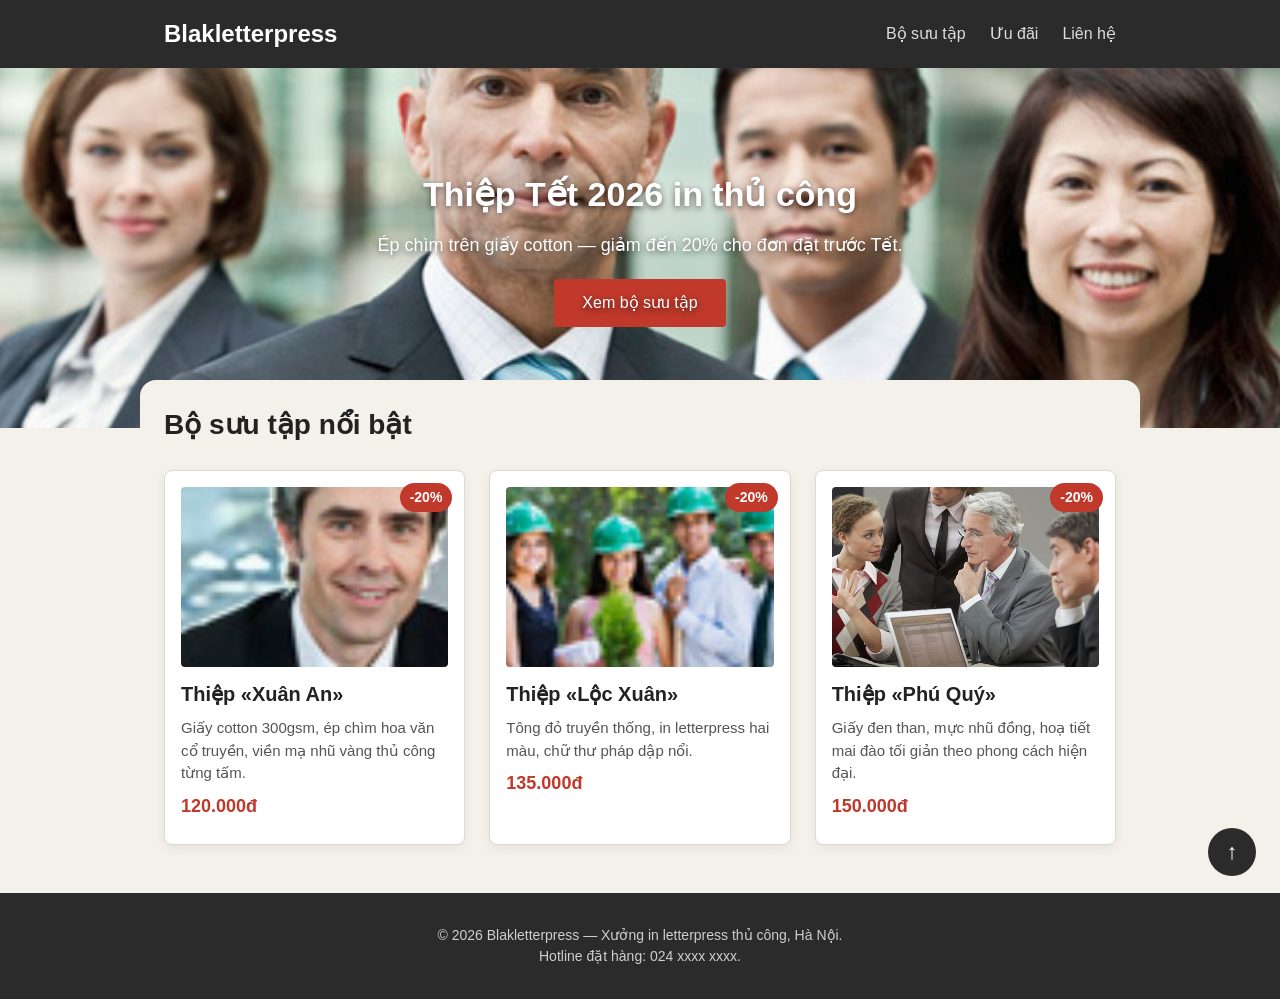
<file: CNWeb_Assignment3/bai2/trang.html>
<!DOCTYPE html>
<html lang="vi">
<head>
	<meta charset="UTF-8">
	<meta name="viewport" content="width=device-width, initial-scale=1.0">
	<title>Khuyến mãi thiệp Tết 2026 — Blakletterpress</title>
	<link rel="stylesheet" href="style-loi.css">
</head>
<body>
	<div class="page">
		<header class="site-header">
			<div class="header-inner">
				<a href="#" class="brand">Blakletterpress</a>
				<nav class="main-nav">
					<ul>
						<li><a href="#bo-suu-tap">Bộ sưu tập</a></li>
						<li><a href="#uu-dai">Ưu đãi</a></li>
						<li><a href="#lien-he">Liên hệ</a></li>
					</ul>
				</nav>
			</div>
		</header>

		<section class="hero">
			<img class="hero-bg" src="./images/team-large.jpg" alt="Xưởng in letterpress Blakletterpress">
			<div class="hero-overlay">
				<h1>Thiệp Tết 2026 in thủ công</h1>
				<p>Ép chìm trên giấy cotton — giảm đến 20% cho đơn đặt trước Tết.</p>
				<a href="#bo-suu-tap" class="hero-btn">Xem bộ sưu tập</a>
			</div>
		</section>

		<main>
			<section id="bo-suu-tap" class="products">
				<h2>Bộ sưu tập nổi bật</h2>
				<div class="card-list">

					<article class="card">
						<span class="badge">-20%</span>
						<img src="./images/smiling.jpg" alt="Thiệp Xuân An">
						<div class="card-body">
							<h3>Thiệp &laquo;Xuân An&raquo;</h3>
							<p>Giấy cotton 300gsm, ép chìm hoa văn cổ truyền, viền mạ nhũ vàng thủ công từng tấm.</p>
							<p class="price">120.000đ</p>
						</div>
					</article>

					<article class="card">
						<span class="badge">-20%</span>
						<img src="./images/ecofriends.jpg" alt="Thiệp Lộc Xuân">
						<div class="card-body">
							<h3>Thiệp &laquo;Lộc Xuân&raquo;</h3>
							<p>Tông đỏ truyền thống, in letterpress hai màu, chữ thư pháp dập nổi.</p>
							<p class="price">135.000đ</p>
						</div>
					</article>

					<article class="card">
						<span class="badge">-20%</span>
						<img src="./images/meeting.jpg" alt="Thiệp Phú Quý">
						<div class="card-body">
							<h3>Thiệp &laquo;Phú Quý&raquo;</h3>
							<p>Giấy đen than, mực nhũ đồng, hoạ tiết mai đào tối giản theo phong cách hiện đại.</p>
							<p class="price">150.000đ</p>
						</div>
					</article>

				</div>
			</section>
		</main>

		<a href="#" class="back-to-top" aria-label="Lên đầu trang">↑</a>

		<footer id="lien-he" class="site-footer">
			<p>© 2026 Blakletterpress — Xưởng in letterpress thủ công, Hà Nội.</p>
			<p>Hotline đặt hàng: 024&nbsp;xxxx&nbsp;xxxx.</p>
		</footer>
	</div>
</body>
</html>
</file>
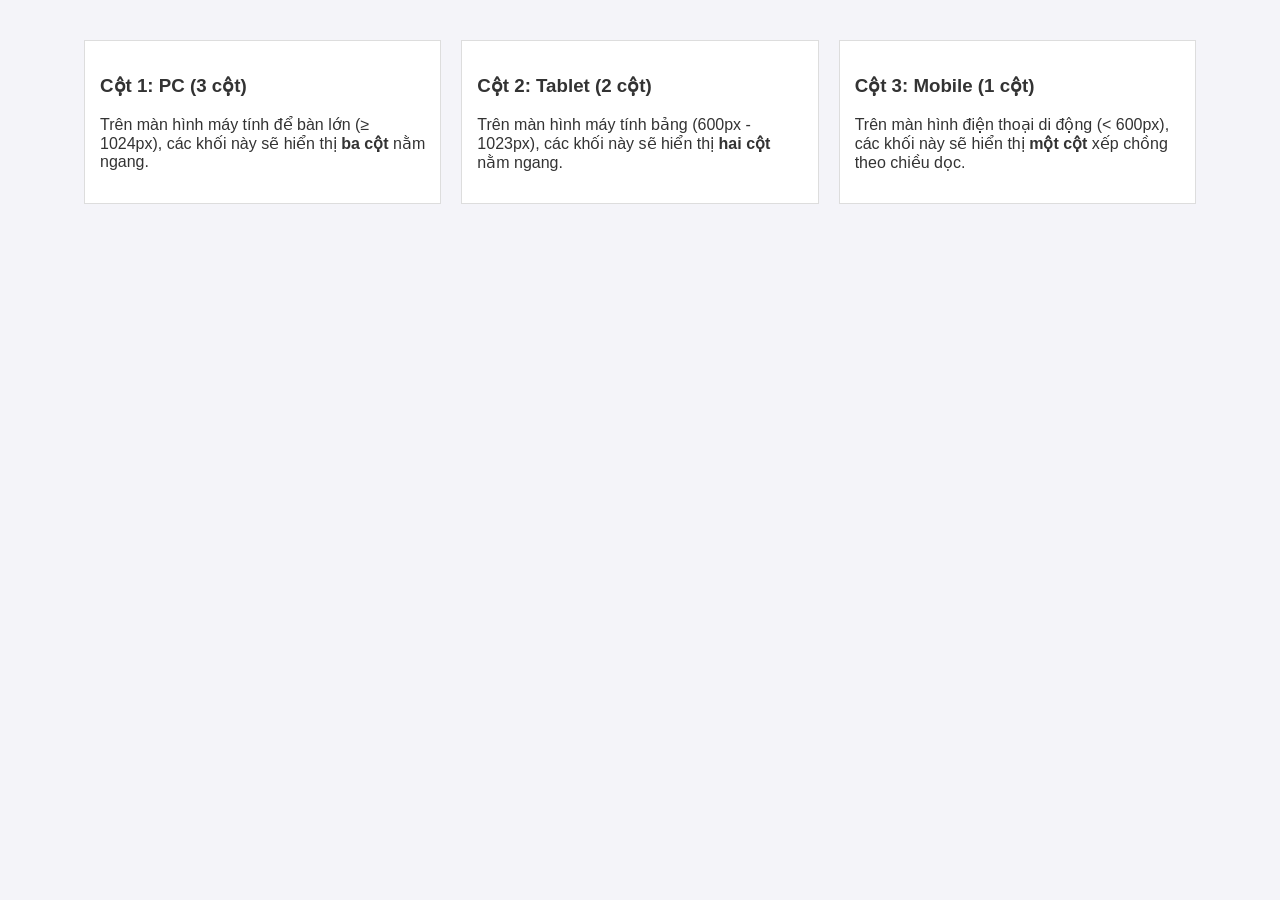
<file: CNWeb_Assignment3/bai3/responsive-Bai tap 3.html>
<!DOCTYPE html>
<html lang="vi">
<head>
    <meta charset="UTF-8">
    <meta name="viewport" content="width=device-width, initial-scale=1.0">
    <title>Responsive Web Design Demo</title>
    <style>
        /* 1. Base Styles (Thiết lập chung cho mọi màn hình) */
        * {
            box-sizing: border-box;
        }

        body {
            margin: 0;
            font-family: sans-serif;
            background-color: #f4f4f9;
            color: #333;
        }

        .container {
            width: 90%;
            max-width: 1200px;
            margin: 0 auto; /* Căn giữa */
            padding: 20px;
        }

        .content {
            display: flex;
            flex-wrap: wrap; /* Cho phép các cột xuống dòng khi không đủ chỗ */
            gap: 20px;
            margin-top: 20px;
        }

        .column {
            flex: 0 0 calc((100% - 40px) / 3); /* Desktop: 3 cột */
            min-width: 0;
            padding: 15px;
            background-color: white;
            border: 1px solid #ddd;
        }

        /* 2. Media Queries (Thiết kế cho các kích thước màn hình cụ thể) */
        @media screen and (min-width: 600px) and (max-width: 1023px) {
            .column {
                flex-basis: calc((100% - 20px) / 2); /* Tablet: 2 cột */
            }
        }

        @media screen and (max-width: 599px) {
            .container {
                width: 100%;
                padding: 12px;
            }

            .content {
                gap: 12px;
                margin-top: 12px;
            }

            .column {
                flex-basis: 100%; /* Mobile: 1 cột */
            }
        }
    </style>
</head>
<body>
    <div class="container">
        <div class="content">
            <div class="column">
                <h3>Cột 1: PC (3 cột)</h3>
                <p>Trên màn hình máy tính để bàn lớn (≥ 1024px), các khối này sẽ hiển thị <strong>ba cột</strong> nằm ngang.</p>
            </div>
            <div class="column">
                <h3>Cột 2: Tablet (2 cột)</h3>
                <p>Trên màn hình máy tính bảng (600px - 1023px), các khối này sẽ hiển thị <strong>hai cột</strong> nằm ngang.</p>
            </div>
            <div class="column">
                <h3>Cột 3: Mobile (1 cột)</h3>
                <p>Trên màn hình điện thoại di động (&lt; 600px), các khối này sẽ hiển thị <strong>một cột</strong> xếp chồng theo chiều dọc.</p>
            </div>
        </div>
    </div>
</body>
</html>
</file>
<file: style.css>
@import url("https://fonts.googleapis.com/css2?family=DM+Sans:wght@400;500;600;700&family=Space+Grotesk:wght@400;500;600;700&display=swap");

:root{--bg:#f8fafc;--surface:#fff;--ink:#0f172a;--muted:#526179;--blue:#2563eb;--blue-dark:#194ec7;--line:#e2e8f0;--navy:#101e38;--font-body:"DM Sans",Arial,sans-serif;--font-display:"Space Grotesk",Arial,sans-serif}
*,*::before,*::after{box-sizing:border-box}
html{scroll-behavior:smooth}
body{margin:0;background:var(--bg);color:var(--ink);font-family:var(--font-body);font-size:16px;line-height:1.65;-webkit-font-smoothing:antialiased}
img,svg{display:block;max-width:100%}
a{color:inherit;text-decoration:none}
button,a{touch-action:manipulation}
:focus-visible{outline:3px solid var(--blue);outline-offset:4px;border-radius:3px}
::selection{background:#c9dcff;color:var(--ink)}
.container{width:min(1180px,calc(100% - 48px));margin-inline:auto}
.skip-link{position:absolute;left:16px;top:-70px;z-index:50;background:#fff;padding:10px 16px;border:1px solid var(--line)}
.skip-link:focus{top:12px}
.site-header{position:sticky;top:0;z-index:30;background:rgba(248,250,252,.94);border-bottom:1px solid rgba(226,232,240,.9);backdrop-filter:blur(14px)}
.header-inner{min-height:74px;display:flex;align-items:center;justify-content:space-between;gap:24px}
.brand{font:700 25px/1 var(--font-display);letter-spacing:-1.5px}
.brand span,.accent-dot{color:var(--blue)}
.nav{display:flex;align-items:center;gap:31px;font-size:13px;font-weight:700;color:#35445d}
.nav a{transition:color .2s ease}
.nav a:hover,.text-link:hover,.inline-link:hover,.projects-footnote a:hover{color:var(--blue)}
.nav .nav-contact{color:var(--blue)}
.nav-contact span{margin-left:4px}
.hero{position:relative;overflow:hidden;background:radial-gradient(circle at 86% 15%,#e8f0ff 0,transparent 32%),linear-gradient(180deg,#fbfcff 0%,#f8fafc 100%);border-bottom:1px solid var(--line)}
.hero-grid{min-height:657px;display:grid;grid-template-columns:minmax(0,1.15fr) minmax(320px,.85fr);gap:72px;align-items:center;padding-block:82px 92px}
.eyebrow,.section-kicker,.project-index,.art-mini-label,.card-number,.skill-group-num{font-size:11px;font-weight:700;letter-spacing:.16em;text-transform:uppercase}
.eyebrow{display:inline-flex;align-items:center;gap:10px;color:#31598d;margin:0 0 30px}
.status-dot{width:8px;height:8px;border-radius:50%;background:var(--blue);box-shadow:0 0 0 5px #dce9ff}
.hero-intro{margin:0 0 2px;color:var(--muted);font-size:23px}
h1,h2,h3,p{margin-top:0}
h1,h2,h3{font-family:var(--font-display);letter-spacing:-.045em}
h1{margin-bottom:12px;font-size:clamp(55px,6.3vw,92px);line-height:1.02}
h1 span{color:var(--blue)}
.hero-role{margin:0 0 16px;font:600 clamp(23px,2.45vw,33px)/1.25 var(--font-display);letter-spacing:-.035em}
.hero-description{max-width:600px;margin:0 0 16px;color:#36435a;font-size:19px;line-height:1.65}
.hero-school{margin:0;color:var(--muted);font-size:14px}
.hero-actions{display:flex;flex-wrap:wrap;gap:12px;margin-top:34px}
.button{display:inline-flex;align-items:center;justify-content:center;gap:28px;min-height:50px;padding:11px 22px;border:1px solid transparent;border-radius:9px;font-size:14px;font-weight:700;line-height:1.2;transition:transform .2s ease,background .2s ease,border-color .2s ease,box-shadow .2s ease}
.button:hover{transform:translateY(-2px)}
.button-primary{background:var(--blue);color:#fff;box-shadow:0 10px 25px rgba(37,99,235,.18)}
.button-primary:hover{background:var(--blue-dark);box-shadow:0 14px 29px rgba(37,99,235,.24)}
.button-secondary{background:#fff;border-color:#d3ddeb;color:var(--ink)}
.button-secondary:hover{border-color:var(--blue)}
.text-link{display:inline-block;margin-top:22px;color:#526179;font-size:13px;font-weight:700;transition:color .2s}
.text-link span{margin-left:5px}
.hero-visual{position:relative;display:flex;justify-content:center;align-items:center;min-height:480px}
.portrait-frame{position:relative;z-index:2;overflow:hidden;width:min(100%,360px);height:454px;border-radius:190px 190px 22px 22px;background:#e6edff;box-shadow:0 30px 65px rgba(36,67,117,.16)}
.portrait-frame::before{content:"";position:absolute;inset:0;border:1px solid rgba(255,255,255,.7);border-radius:inherit;z-index:1;pointer-events:none}
.portrait-frame img{width:100%;height:100%;object-fit:cover;object-position:center 26%}
.portrait-note{position:absolute;z-index:3;right:-12px;bottom:30px;display:flex;align-items:center;gap:12px;background:#fff;border:1px solid #e3eaf4;border-radius:12px;box-shadow:0 15px 40px rgba(20,39,80,.11);padding:13px 17px;color:var(--muted);font-size:11px;line-height:1.3}
.portrait-note strong{display:block;color:var(--ink);font-size:13px}
.note-mark{display:grid;place-items:center;width:34px;height:34px;border-radius:9px;background:#e9f0ff;color:var(--blue);font-size:23px}
.hero-orbit{position:absolute;border:1px solid #d9e5f9;border-radius:50%;pointer-events:none}
.hero-orbit-one{width:470px;height:470px}
.hero-orbit-two{width:570px;height:570px;opacity:.65}
.section{padding-block:110px;scroll-margin-top:74px}
.section-kicker{margin:0 0 20px;color:var(--blue)}
h2{font-size:clamp(38px,4.3vw,60px);line-height:1.12;margin-bottom:0}
h2 span:not(.accent-dot){color:var(--blue)}
.about-section{background:#fff}
.about-grid{display:grid;grid-template-columns:.9fr 1.1fr;gap:100px}
.about-content>p{max-width:620px;color:#40506a;font-size:18px;line-height:1.8;margin-bottom:34px}
.quick-facts{display:grid;grid-template-columns:repeat(3,1fr);gap:12px}
.quick-facts div{padding:17px 14px;border:1px solid var(--line);border-radius:11px;background:#fafcff}
.quick-facts span{display:block;margin-bottom:6px;color:var(--muted);font-size:11px}
.quick-facts strong{font:600 13px/1.3 var(--font-display)}
.projects-section{background:var(--bg)}
.section-heading{display:flex;align-items:end;justify-content:space-between;gap:40px;margin-bottom:38px}
.section-heading>p{max-width:365px;color:var(--muted);font-size:15px;margin-bottom:5px}
.feature-card{display:grid;grid-template-columns:1fr 1fr;overflow:hidden;background:#fff;border:1px solid var(--line);border-radius:18px;box-shadow:0 16px 45px rgba(23,44,83,.045)}
.feature-art{min-height:440px;display:flex;flex-direction:column;overflow:hidden;padding:27px 30px 17px;background:radial-gradient(circle at 65% 48%,#1c467d 0,#12294f 52%,#0c1d39 100%);color:#fff}
.art-top{display:flex;justify-content:space-between;align-items:center}
.art-brand{font:700 17px var(--font-display);letter-spacing:-.04em}
.art-cross{display:inline-grid;place-items:center;width:26px;height:26px;margin-right:7px;border-radius:7px;background:#3b82f6;font-size:23px;vertical-align:middle}
.art-window-dots{display:flex;gap:5px}
.art-window-dots i{width:6px;height:6px;border-radius:50%;background:#6280a7}
.art-content{max-width:410px;width:100%;margin:auto;align-self:center;padding:25px;border:1px solid rgba(146,192,255,.22);border-radius:15px;background:rgba(245,250,255,.075);box-shadow:0 24px 45px rgba(0,0,0,.15);backdrop-filter:blur(9px)}
.art-mini-label{color:#a8caff;font-size:9px}
.art-chart{height:150px;margin:18px 0 22px;border-bottom:1px solid rgba(255,255,255,.15)}
.art-chart svg{width:100%;height:100%}
.art-stats{display:grid;grid-template-columns:1fr 1fr;gap:15px}
.art-stats>div{padding:10px 11px;border:1px solid rgba(255,255,255,.11);border-radius:7px;background:rgba(255,255,255,.06)}
.art-stats span{display:block;color:#afc4df;font-size:10px}
.art-stats strong{display:block;font-size:12px}
.art-caption{margin-top:auto;color:#9fb5d4;text-align:right;font-size:10px}
.feature-copy{display:flex;flex-direction:column;align-items:flex-start;justify-content:center;padding:48px clamp(28px,5vw,68px)}
.project-index{display:flex;align-items:center;gap:10px;color:var(--blue);margin-bottom:23px}
.project-index-line{display:block;width:20px;height:1px;background:var(--blue)}
.feature-copy h3{margin:0 0 5px;font-size:clamp(35px,3.6vw,49px);line-height:1.1}
.feature-subtitle{color:#315884;font:600 18px var(--font-display);margin-bottom:23px}
.project-description{color:var(--muted);font-size:15px;line-height:1.8;margin-bottom:24px}
.tags{display:flex;flex-wrap:wrap;gap:7px;list-style:none;margin:0;padding:0}
.tags li{padding:5px 10px;border:1px solid #dce7f6;border-radius:5px;background:#f5f8fe;color:#365272;font-size:11px;font-weight:700}
.inline-link{display:inline-flex;align-items:center;gap:12px;margin-top:32px;color:var(--blue-dark);font-size:13px;font-weight:700;transition:color .2s}
.project-grid{display:grid;grid-template-columns:repeat(3,1fr);gap:16px;margin-top:16px}
.project-card{display:flex;flex-direction:column;min-height:294px;padding:26px;border:1px solid var(--line);border-radius:14px;background:#fff;transition:transform .2s ease,box-shadow .2s ease,border-color .2s ease}
.project-card:hover{transform:translateY(-4px);border-color:#c6d7f3;box-shadow:0 14px 35px rgba(26,51,97,.08)}
.card-top{display:flex;align-items:center;justify-content:space-between;margin-bottom:26px}
.card-symbol{display:grid;place-items:center;width:43px;height:43px;border-radius:10px;background:#eaf1ff;color:var(--blue);font:600 24px var(--font-display)}
.card-number{color:#7787a0;font-size:10px}
.project-card h3{margin-bottom:10px;font-size:21px;line-height:1.25}
.project-card p{margin-bottom:24px;color:var(--muted);font-size:13px;line-height:1.7}
.project-card .tags{margin-top:auto}
.projects-footnote{margin:27px 0 0;color:var(--muted);text-align:center;font-size:13px}
.projects-footnote a{color:var(--blue-dark);font-weight:700}
.case-study-section{background:#eaf1fc}
.case-grid{display:grid;grid-template-columns:.9fr 1.1fr;align-items:center;gap:90px}
.case-intro{max-width:430px;margin:22px 0 0;color:#4c617e;font-size:16px}
.architecture{padding:27px;border:1px solid #d9e6fa;border-radius:16px;background:rgba(255,255,255,.82);box-shadow:0 14px 45px rgba(42,84,154,.07)}
.arch-row{display:grid;grid-template-columns:30px 1fr auto;align-items:center;gap:15px;min-height:59px;padding:10px 15px;border:1px solid var(--line);border-radius:9px;background:#fff}
.arch-row span{color:var(--blue);font:700 12px var(--font-display)}
.arch-row strong{font:600 14px var(--font-display)}
.arch-row em{color:#64748b;font-size:11px;font-style:normal;text-align:right}
.arch-highlight{border-color:#9ebfff;background:#eef4ff}
.arch-connector{height:22px;color:#78a6ea;text-align:center;font-size:17px;line-height:22px}
.architecture-note{margin:19px 2px 0;color:#677891;font-size:11px}
.skills-section{background:#fff}
.skills-grid{display:grid;grid-template-columns:repeat(4,1fr);gap:15px}
.skill-group{min-height:225px;padding:24px;border:1px solid var(--line);border-radius:13px;background:#fbfcff}
.skill-group-num{display:block;margin-bottom:37px;color:var(--blue)}
.skill-group h3{margin-bottom:9px;font-size:20px}
.skill-group p{margin-bottom:0;color:var(--muted);font-size:13px;line-height:1.85}
.education-section{background:var(--bg)}
.education-grid{display:grid;grid-template-columns:.9fr 1.1fr;gap:100px}
.education-entry{position:relative;padding-left:29px;border-left:1px solid #bcd1ee}
.education-timeline{margin-bottom:18px;color:var(--blue);font-size:12px;font-weight:700}
.timeline-point{position:absolute;left:-5px;top:7px;width:9px;height:9px;border:2px solid var(--blue);border-radius:50%;background:#fff}
.education-entry h3{margin-bottom:2px;font-size:24px}
.education-entry>p{color:var(--muted);margin-bottom:20px}
.education-meta{display:flex;flex-wrap:wrap;gap:10px}
.education-meta span{padding:7px 12px;background:#fff;border:1px solid var(--line);border-radius:6px;color:var(--muted);font-size:12px}
.education-meta strong{color:var(--ink)}
.contact-section{padding-block:102px 85px;scroll-margin-top:74px;background:var(--navy);color:#fff}
.contact-inner{text-align:center}
.contact-section .section-kicker{color:#8bb5ff}
.contact-section h2{font-size:clamp(43px,5.2vw,72px)}
.contact-section h2 span{color:#7eaaff!important}
.contact-inner>p:not(.section-kicker){margin:20px auto 26px;color:#c1cde0}
.button-light{background:#fff;color:#173258}
.button-light:hover{background:#eaf1ff}
.contact-details{display:flex;justify-content:center;flex-wrap:wrap;gap:12px 34px;margin-top:56px;padding-top:26px;border-top:1px solid #32405a;color:#b7c5da;font-size:13px}
.contact-details a:hover{color:#fff;text-decoration:underline}
.site-footer{background:#0b172c;color:#9baac1}
.footer-inner{min-height:74px;display:flex;align-items:center;justify-content:space-between;gap:20px;font-size:11px}
.footer-inner a:hover{color:#fff}
.assignment-links{display:flex;align-items:center;gap:18px}
.assignment-links a{color:#c3cee0;text-decoration:underline;text-underline-offset:3px}
@media(max-width:1000px){.hero-grid{gap:35px}.portrait-note{right:0}.about-grid,.case-grid,.education-grid{gap:50px}.quick-facts{grid-template-columns:1fr 1fr}.skills-grid{grid-template-columns:repeat(2,1fr)}}
@media(max-width:760px){.container{width:min(100% - 36px,580px)}.header-inner{min-height:66px;align-items:flex-start;padding-block:18px;flex-direction:column;gap:15px}.nav{width:100%;gap:19px;overflow-x:auto;white-space:nowrap;padding-bottom:3px;font-size:12px}.hero-grid{grid-template-columns:1fr;min-height:0;gap:40px;padding-block:64px 78px}.hero-visual{min-height:0}.portrait-frame{width:min(73vw,330px);height:385px}.portrait-note{right:0;bottom:20px}.hero-orbit-one{width:390px;height:390px}.hero-orbit-two{width:470px;height:470px}.section{padding-block:77px;scroll-margin-top:112px}.about-grid,.case-grid,.education-grid{grid-template-columns:1fr;gap:32px}.section-heading{display:block}.section-heading>p{margin-top:19px}.feature-card{grid-template-columns:1fr}.feature-art{min-height:370px}.feature-copy{padding:35px 28px 40px}.project-grid{grid-template-columns:1fr}.project-card{min-height:245px}.card-top{margin-bottom:18px}.skills-grid{grid-template-columns:1fr 1fr}.education-entry{margin-left:5px}.contact-section{scroll-margin-top:112px}}
@media(max-width:480px){h1{font-size:clamp(51px,13vw,69px)}.hero-intro{font-size:19px}.hero-role{font-size:22px}.hero-description{font-size:16px}.hero-actions{display:grid;grid-template-columns:1fr 1fr}.button{padding-inline:12px;gap:8px;font-size:12px}.quick-facts{grid-template-columns:1fr}.feature-art{min-height:300px;padding:18px}.art-content{padding:16px}.art-chart{height:95px}.art-stats strong{font-size:10px}.skills-grid{grid-template-columns:1fr}.skill-group{min-height:0}.skill-group-num{margin-bottom:22px}.arch-row{grid-template-columns:23px 1fr;gap:8px}.arch-row em{grid-column:2;text-align:left}.contact-details{flex-direction:column;gap:10px}.footer-inner{align-items:flex-start;flex-direction:column;padding-block:20px;gap:7px}}
@media(prefers-reduced-motion:reduce){html{scroll-behavior:auto}*,*::before,*::after{transition-duration:.01ms!important;animation-duration:.01ms!important}}
</file>
<file: CNWeb_Assignment2/css/style.css>
/* Website template by freewebsitetemplates.com */
@font-face {
	font-family: 'PTSerif-Caption';
	src: url('../fonts/PT_Serif-Caption-Web-Regular.eot');
	src: local('☺'), url('../fonts/PT_Serif-Caption-Web-Regular.woff') format('woff'), url('../fonts/PT_Serif-Caption-Web-Regular.ttf') format('truetype'), url('../fonts/PT_Serif-Caption-Web-Regular.svg') format('svg');
	font-weight: normal;
	font-style: normal;
}
@font-face {
	font-family: 'UnifrakturCook-Bold';
	src: url('../fonts/UnifrakturCook-Bold.eot');
	src: local('☺'), url('../fonts/UnifrakturCook-Bold.woff') format('woff'), url('../fonts/UnifrakturCook-Bold.ttf') format('truetype'), url('../fonts/UnifrakturCook-Bold.svg') format('svg');
	font-weight: normal;
	font-style: normal;
}
body {
	background: #fed58e url(../images/bg-body.png) repeat-x left top;
	font-family: Georgia, "Times New Roman", Times, serif;
	margin: 0;
}
#background {
}
#page {
	width: 960px;
	margin: 0 auto;
}
img {
	border: 0;
}
/*------------------------------ SPRITES ------------------------------*/
.btn, .btn2, #searchbar form input.txtfield, #navigation li, #navigation li a:hover, #navigation li.selected a {
	background: url(../images/interface.png) no-repeat;
}
#navigation, #navigation > div, #navigation ul {
	background-image: url(../images/bg-navigation.png);
	background-repeat: no-repeat;
}
#connect > a, #featured li > a {
	background: url(../images/icons.png) no-repeat;
}
.btn {
	background-position: -178px 0;
	color: #fcfefc;
	cursor: pointer;
	font-family: Georgia, "Times New Roman", Times, serif;
	font-size: 12px;
	font-weight: bold;
	height: 24px;
	line-height: 24px;
	width: 72px;
	padding: 0 0 4px;
	text-align: center;
}
.btn:hover {
	background-position: -260px 0;
}
.btn2 {
	background-position: 0 -32px;
	display: block;
	color: #fdf6ea;
	font-family: Georgia, "Times New Roman", Times, serif;
	font-size: 24px;
	font-weight: bold;
	height: 51px;
	line-height: 40px;
	width: 204px;
	text-align: center;
	text-decoration: none;
	text-shadow: -3px 3px 3px #173c13;
}
.btn2:hover {
	background-position: -216px -31px;
}
/*------------------------------ HEADER ------------------------------*/
#header {
	height: 106px;
	padding: 24px 0;
	text-align: center;
	position: relative
}
/** motto **/
#motto {
	text-align: right;
	padding: 13px 27px 15px 0;
}
a.sitename {
	float: left;
	display: inline-block;
	font-family: "UnifrakturCook-Bold";
	font-size: 24px;
	height: 24px;
	margin-left: 5px;
}
#motto p {
	display: inline-block;
	height: 24px;
	line-height: 24px;
	margin: 8px 0 0;
}
/** Logo **/
#logo {
	display: inline-block;
	position: absolute;
	left: 360px;
	top: 24px;
}
/** Searchbar **/
#searchbar {
	padding: 0 24px 15px 0;
	text-align: right;
}
#searchbar form {
	display: inline-block;
*float: right; /** Needed for IE7 **/
}
#searchbar form input {
	float: left;
	border: 0;
	margin: 0;
}
#searchbar input.txtfield {
	background-position: 0 0;
	color: #c3baaf;
	font-family: Georgia, "Times New Roman", Times, serif;
	font-size: 12px;
	font-style: italic;
	height: 24px;
	line-height: 24px;
	width: 160px;
	margin: 0 6px 0 0;
	padding: 0 4px;
}
/*------------------------------ CONTENTS ------------------------------*/
#contents {
	background: url(../images/content-shadow.png) no-repeat right bottom;
*display: inline-block; /** Needed for IE7 **/
}
#contents:after {
	clear:both;
	content:"";
	display:block;
	height:0;
	line-height:0;
	visibility:hidden;
}
#contents h1 {
	color: #7e501c;
	font-size: 31px;
	font-weight: normal;
	margin: 0 0 30px;
	text-align: justify;
	text-shadow: 0 3px #fdf2be;
}
#contents h1 a {
	color: #7e501c;
}
#contents h1 em {
	font-weight: bold;
	text-transform: uppercase;
}
#contents h2 {
	font-size: 20px;
	line-height: 42px;
	margin: 0 0 24px;
	text-align: center;
}
#contents h3 {
	color: #300302;
	font-size: 18px;
	line-height: 24px;
	margin: 0 0 0;
	text-transform: uppercase;
}
#contents h4 {
	color: #300302;
	font-size: 14px;
	line-height: 24px;
	margin: 0;
}
#contents p {
	color: #525252;
	font-size: 14px;
	line-height: 24px;
	margin: 0;
	padding: 0 0 30px;
	text-align: justify;
}
#contents p a {
	color: #525252;
}
#contents p a:hover {
	color: #e19320;
}
/** MAIN **/
#main {
	float: right;
	background-color: #fdf6ea;
	min-height: 982px;
	width: 666px;
	margin: 0 24px 0 12px;
	padding: 12px 12px 22px;
}
#main div.body,
#main article.body {
	padding: 0 30px;
}
/** list **/
#list {
	list-style: none;
	margin: 30px 0;
	padding: 0;
}
#list li {
	display: inline-block;
	width: 100%;
	margin: 0 0 54px;
}
#list span.time {
	float: right;
	font-size: 12px;
	font-weight: bold;
	margin: 7px 0 0;
}
#list li p {
	padding-bottom: 0;
}
#list li a.more {
	float: right;
	color: #300302;
	font-size: 14px;
	font-style: italic;
}
#list li a.more:hover {
	color: #097a07;
}
/** pagination **/
#pagination {
	font-family: Arial, Helvetica, sans-serif;
	font-size: 12px;
	text-align: center;
}
#pagination a {
	color: #a2a2a1;
	margin: 0 3px;
	padding: 0 2px;
	text-decoration: none;
}
#pagination a:hover {
	color: #be841f;
}
/** gallery **/
#gallery {
	margin: 0 0 36px;
}
#gallery > div {
	margin: 0 0 14px;
}
#gallery ul {
	background-color: #ebe0ce;
	display: inline-block;
	list-style: none;
	width: 606px;
	margin: 0;
	padding: 6px 30px;
}
#gallery ul li {
	float: left;
	cursor: pointer;
	height: 48px;
	width: 78px;
	margin: 0 11px;
}
#gallery ul li:hover {
	filter:alpha(opacity=80);
	opacity: 0.8;
}
/** SIDEBAR **/
#sidebar {
	float: left;
	height: auto;
	width: 229px;
	margin-left: 5px;
}
#sidebar div.section,
#sidebar section.section {
	background: url(../images/box-shadow-bottom.png) no-repeat left bottom;
	margin: 0 0 24px;
	padding: 0 0 6px;
}
/** Navigation **/
#navigation {
	background-position: -468px bottom;
	margin: 0 0 16px;
	padding: 0 0 8px;
}
#navigation > div {
	background-position: 0 top;
	padding: 8px 0 0;
}
#navigation ul {
	background-position: -234px top;
	background-repeat: repeat-y;
	list-style: none;
	margin: 0;
	padding: 0 6px;
}
#navigation li {
	background-position: 0 -90px;
	height: 72px;
	width: 216px;
	margin-top: 18px;
}
#navigation li:hover, #navigation li.selected {
	background-position: -226px -90px;
}
#navigation li:first-child {
	margin-top: 0;
}
#navigation li a {
	color: #fffefd;
	display: block;
	font: 30px/72px "PTSerif-Caption";
	text-align: center;
	text-decoration: none;
	text-transform: uppercase;
	text-shadow: 0 5px 2px #27100c;
}
#navigation li a:hover, #navigation li.selected a {
	background-position: 24px -162px;
}
/** connect **/
#connect {
	background-color: #fef1bf;
	margin-left: 1px;
	padding: 6px;
}
#connect h2 {
	background-color: #f0c27e;
	color: #7b4c1a;
	text-shadow: 1px 1px #fdf2be;
}
#connect > a {
	display: inline-block;
	height: 19px;
	width: 23px;
	margin: 0 24px 18px;
}
#connect a.twitter {
	background-position: 0 0;
}
#connect a.facebook {
	background-position: -72px 0;
	width: 19px;
}
#connect a.googleplus {
	background-position: -141px 0;
	width: 22px;
}
/** Post **/
#posts {
	background-color: #f4c26b;
	margin-left: 1px;
	padding: 6px;
}
#posts h2 {
	background-color: #be841f;
	color: #5c3b10;
	margin-bottom: 12px;
	text-shadow: 1px 1px #dfa643;
}
#posts ul {
	list-style: none;
	margin: 0;
	padding: 0 6px;
	overflow: hidden;
}
#posts li {
	margin: 0 0 24px;
}
#posts h5 {
	color: #fff;
	font-size: 12px;
	font-weight: normal;
	line-height: 24px;
	margin: 0;
}
#posts p {
	color: #8f5e08;
	font-size: 12px;
	padding-bottom: 6px;
	text-align: left;
}
#posts a.more {
	color: #199209;
	font-size: 12px;
}
#posts a.more:hover {
	color: #bb8528;
}
#posts a.btn2 {
	margin: 0 auto 6px;
}
/** hover states **/
#contents h1 a:hover, #posts p a:hover {
	text-decoration: none;
}
/*------------------------------ FOOTER ------------------------------*/
#footer {
	border-top: 1px solid #ffe6bc;
	width: 100%;
	padding: 40px 0;
	position: absolute;
	left: 0;
}
#footer > div {
	width: 960px;
	margin: 0 auto;
}
/** featured **/
#featured {
	display: inline-block;
	list-style: none;
	margin: 0 0 30px;
	padding: 0;
}
#featured li {
	float: left;
	width: 192px;
	margin: 0 24px;
}
#featured li > a {
	display: block;
	height: 74px;
	width: 72px;
	margin: 0 auto 18px;
}
#featured li a.home {
	background-position: -91px -27px;
}
#featured li a.bell {
	background-position: -91px -112px;
}
#featured li a.globe {
	background-position: -91px -196px;
}
#featured li a.pencil {
	background-position: -91px -280px;
}
#featured li a.home:hover {
	background-position: 0 -27px;
}
#featured li a.bell:hover {
	background-position: 0 -112px;
}
#featured li a.globe:hover {
	background-position: 0 -196px;
}
#featured li a.pencil:hover {
	background-position: 0 -280px;
}
#featured li p {
	color: #593e0f;
	font: 14px/24px "Times New Roman", Times, serif;
	text-align: justify;
}
#featured li p a {
	color: #593e0f;
}
#featured li p a:hover {
	color: #bb8528;
}
#footnote {
	color: #c89f59;
	font-family: "Trebuchet MS", Arial, Helvetica, sans-serif;
	font-size: 10px;
	width: 950px;
	border-top: 6px solid #d6ae6a;
	margin: 0 auto;
	padding: 34px 0;
	text-align: center;
}

/*------------------------------ REGISTER FORM ------------------------------*/
.visually-hidden {
	position: absolute;
	width: 1px;
	height: 1px;
	padding: 0;
	margin: -1px;
	overflow: hidden;
	clip: rect(0, 0, 0, 0);
	white-space: nowrap;
	border: 0;
}
#main.register-main {
	min-height: 1230px;
}
.register-main .body {
	padding-top: 3px;
}
.register-main .body h1 {
	margin-bottom: 24px;
	text-align: left;
}
.register-main .form-intro {
	padding-bottom: 22px;
	text-align: left;
}
.register-form fieldset {
	border: 1px solid #a59e91;
	margin: 0 0 10px;
	padding: 10px 13px 7px;
}
.register-form legend {
	color: #302318;
	font-size: 16px;
	font-weight: bold;
	padding: 0 3px;
}
.register-form .form-group {
	margin: 0 0 27px;
}
.register-form .form-group:last-child {
	margin-bottom: 12px;
}
.register-form label,
.register-form .group-label {
	color: #525252;
	display: block;
	font-size: 14px;
	line-height: 20px;
	margin-bottom: 4px;
}
.register-form label small {
	font-size: 12px;
	font-weight: normal;
}
.register-form input[type="text"],
.register-form input[type="email"],
.register-form input[type="password"],
.register-form input[type="tel"],
.register-form input[type="date"],
.register-form input[type="number"],
.register-form select,
.register-form textarea {
	background: #fff;
	border: 1px solid #999;
	border-radius: 0;
	box-sizing: border-box;
	color: #474747;
	font-family: Georgia, "Times New Roman", Times, serif;
	font-size: 13px;
	padding: 3px 5px;
	width: 180px;
}
.register-form input[type="date"],
.register-form select {
	width: auto;
}
.register-form .form-group-small input {
	width: 75px;
}
.register-form textarea {
	min-height: 68px;
	resize: vertical;
	width: 320px;
}
.register-form input:focus,
.register-form select:focus,
.register-form textarea:focus,
.register-form button:focus {
	outline: 2px solid #1f7f2d;
	outline-offset: 2px;
}
.register-form .choice-row {
	display: flex;
	flex-wrap: wrap;
	gap: 10px;
	margin-top: 25px;
}
.register-form .choice-row label,
.register-form .consent label {
	display: inline-flex;
	align-items: center;
	gap: 4px;
	margin: 0;
}
.register-form input[type="radio"],
.register-form input[type="checkbox"] {
	margin: 0;
}
.register-form .consent {
	margin-top: 32px;
}
.form-actions {
	display: flex;
	gap: 5px;
}
.form-button {
	background: linear-gradient(#5abb68, #177f27);
	border: 1px solid #175d20;
	color: #fff;
	cursor: pointer;
	font-family: Georgia, "Times New Roman", Times, serif;
	font-size: 12px;
	font-weight: bold;
	min-height: 25px;
	padding: 2px 10px;
	text-shadow: 0 1px #174d1d;
}
.form-button:hover {
	background: linear-gradient(#6ccc79, #208e31);
}
@media screen and (max-width: 980px) {
	#page,
	#footer > div {
		width: 94%;
	}
	#header {
		min-height: 106px;
	}
	#main {
		box-sizing: border-box;
		width: calc(100% - 270px);
	}
}
@media screen and (max-width: 720px) {
	#header {
		height: auto;
		padding-bottom: 16px;
	}
	#logo {
		left: 50%;
		transform: translateX(-50%);
	}
	#motto {
		padding-right: 0;
	}
	#searchbar {
		padding-right: 0;
	}
	#main,
	#sidebar {
		float: none;
		margin: 0;
		width: 100%;
	}
	#sidebar {
		margin-bottom: 18px;
	}
	#navigation,
	#sidebar .section {
		max-width: 229px;
	}
	#main.register-main {
		min-height: 0;
	}
	#featured li {
		box-sizing: border-box;
		margin: 0;
		padding: 0 12px;
		width: 50%;
	}
	#footnote {
		box-sizing: border-box;
		width: 100%;
	}
}
@media screen and (max-width: 480px) {
	#motto {
		text-align: center;
	}
	#motto .sitename {
		float: none;
		margin: 0;
	}
	#motto p {
		display: block;
	}
	#logo {
		position: static;
		transform: none;
	}
	#searchbar {
		text-align: center;
	}
	#main div.body {
		padding: 0 14px;
	}
	.register-form textarea,
	.register-form input[type="text"],
	.register-form input[type="email"],
	.register-form input[type="password"],
	.register-form input[type="tel"] {
		max-width: 100%;
	}
	#featured li {
		width: 100%;
	}
}

/*------------------------------ MEDIA ARTICLE ------------------------------*/
#main.media-main {
	min-height: 1650px;
}
.media-article {
	padding: 0 30px;
}
.media-article .article-header h1 {
	margin-bottom: 18px;
	text-align: left;
}
.media-article .article-meta {
	font-size: 12px;
	padding-bottom: 34px;
	text-align: left;
}
.media-article .article-meta a {
	font-weight: bold;
}
.media-article section {
	margin-top: 32px;
}
.media-article section h2 {
	color: #302318;
	font-size: 18px;
	line-height: 24px;
	margin-bottom: 20px;
}
.media-article section p {
	padding-bottom: 16px;
}
.media-figure {
	margin: 0;
}
.media-figure img {
	display: block;
	height: auto;
	width: 100%;
}
.media-figure figcaption,
.media-note {
	color: #413a31;
	font-size: 12px;
	line-height: 20px;
	padding-top: 4px;
}
.media-article video {
	background-color: #1c1c1c;
	display: block;
	height: auto;
	max-height: 342px;
	width: 100%;
}
.media-article audio {
	display: block;
	max-width: 100%;
	width: 320px;
}
.map-frame {
	border: 1px solid #bcb2a3;
	height: 330px;
	overflow: hidden;
	width: 100%;
}
.map-frame iframe {
	border: 0;
	height: 100%;
	width: 100%;
}
.media-article .map-link {
	font-size: 12px;
	padding-top: 6px;
	text-align: right;
}
.media-article .article-topics {
	font-size: 12px;
	padding-top: 18px;
}
@media screen and (max-width: 720px) {
	#main.media-main {
		min-height: 0;
	}
	.media-article {
		padding: 0 14px;
	}
}
@media screen and (max-width: 480px) {
	.map-frame {
		height: 250px;
	}
}
</file>
<file: CNWeb_Assignment4/bai2/css/style.css>
/* Website template by freewebsitetemplates.com */
@font-face {
	font-family: 'PTSerif-Caption';
	src: url('../fonts/PT_Serif-Caption-Web-Regular.eot');
	src: local('☺'), url('../fonts/PT_Serif-Caption-Web-Regular.woff') format('woff'), url('../fonts/PT_Serif-Caption-Web-Regular.ttf') format('truetype'), url('../fonts/PT_Serif-Caption-Web-Regular.svg') format('svg');
	font-weight: normal;
	font-style: normal;
}
@font-face {
	font-family: 'UnifrakturCook-Bold';
	src: url('../fonts/UnifrakturCook-Bold.eot');
	src: local('☺'), url('../fonts/UnifrakturCook-Bold.woff') format('woff'), url('../fonts/UnifrakturCook-Bold.ttf') format('truetype'), url('../fonts/UnifrakturCook-Bold.svg') format('svg');
	font-weight: normal;
	font-style: normal;
}
body {
	background: #fed58e url(../images/bg-body.png) repeat-x left top;
	font-family: Georgia, "Times New Roman", Times, serif;
	margin: 0;
}
#background {
}
#page {
	width: 960px;
	margin: 0 auto;
}
img {
	border: 0;
}
/*------------------------------ SPRITES ------------------------------*/
.btn, .btn2, #searchbar form input.txtfield, #navigation li, #navigation li a:hover, #navigation li.selected a {
	background: url(../images/interface.png) no-repeat;
}
#navigation, #navigation > div, #navigation ul {
	background-image: url(../images/bg-navigation.png);
	background-repeat: no-repeat;
}
#connect > a, #featured li > a {
	background: url(../images/icons.png) no-repeat;
}
.btn {
	background-position: -178px 0;
	color: #fcfefc;
	cursor: pointer;
	font-family: Georgia, "Times New Roman", Times, serif;
	font-size: 12px;
	font-weight: bold;
	height: 24px;
	line-height: 24px;
	width: 72px;
	padding: 0 0 4px;
	text-align: center;
}
.btn:hover {
	background-position: -260px 0;
}
.btn2 {
	background-position: 0 -32px;
	display: block;
	color: #fdf6ea;
	font-family: Georgia, "Times New Roman", Times, serif;
	font-size: 24px;
	font-weight: bold;
	height: 51px;
	line-height: 40px;
	width: 204px;
	text-align: center;
	text-decoration: none;
	text-shadow: -3px 3px 3px #173c13;
}
.btn2:hover {
	background-position: -216px -31px;
}
/*------------------------------ HEADER ------------------------------*/
#header {
	height: 106px;
	padding: 24px 0;
	text-align: center;
	position: relative
}
/** motto **/
#motto {
	text-align: right;
	padding: 13px 27px 15px 0;
}
a.sitename {
	float: left;
	display: inline-block;
	font-family: "UnifrakturCook-Bold";
	font-size: 24px;
	height: 24px;
	margin-left: 5px;
}
#motto p {
	display: inline-block;
	height: 24px;
	line-height: 24px;
	margin: 8px 0 0;
}
/** Logo **/
#logo {
	display: inline-block;
	position: absolute;
	left: 360px;
	top: 24px;
}
/** Searchbar **/
#searchbar {
	padding: 0 24px 15px 0;
	text-align: right;
}
#searchbar form {
	display: inline-block;
*float: right; /** Needed for IE7 **/
}
#searchbar form input {
	float: left;
	border: 0;
	margin: 0;
}
#searchbar input.txtfield {
	background-position: 0 0;
	color: #c3baaf;
	font-family: Georgia, "Times New Roman", Times, serif;
	font-size: 12px;
	font-style: italic;
	height: 24px;
	line-height: 24px;
	width: 160px;
	margin: 0 6px 0 0;
	padding: 0 4px;
}
/*------------------------------ CONTENTS ------------------------------*/
#contents {
	background: url(../images/content-shadow.png) no-repeat right bottom;
*display: inline-block; /** Needed for IE7 **/
}
#contents:after {
	clear:both;
	content:"";
	display:block;
	height:0;
	line-height:0;
	visibility:hidden;
}
#contents h1 {
	color: #7e501c;
	font-size: 31px;
	font-weight: normal;
	margin: 0 0 30px;
	text-align: justify;
	text-shadow: 0 3px #fdf2be;
}
#contents h1 a {
	color: #7e501c;
}
#contents h1 em {
	font-weight: bold;
	text-transform: uppercase;
}
#contents h2 {
	font-size: 20px;
	line-height: 42px;
	margin: 0 0 24px;
	text-align: center;
}
#contents h3 {
	color: #300302;
	font-size: 18px;
	line-height: 24px;
	margin: 0 0 0;
	text-transform: uppercase;
}
#contents h4 {
	color: #300302;
	font-size: 14px;
	line-height: 24px;
	margin: 0;
}
#contents p {
	color: #525252;
	font-size: 14px;
	line-height: 24px;
	margin: 0;
	padding: 0 0 30px;
	text-align: justify;
}
#contents p a {
	color: #525252;
}
#contents p a:hover {
	color: #e19320;
}
/** MAIN **/
#main {
	float: right;
	background-color: #fdf6ea;
	min-height: 982px;
	width: 666px;
	margin: 0 24px 0 12px;
	padding: 12px 12px 22px;
}
#main div.body {
	padding: 0 30px;
}
/** list **/
#list {
	list-style: none;
	margin: 30px 0;
	padding: 0;
}
#list li {
	display: inline-block;
	width: 100%;
	margin: 0 0 54px;
}
#list span.time {
	float: right;
	font-size: 12px;
	font-weight: bold;
	margin: 7px 0 0;
}
#list li p {
	padding-bottom: 0;
}
#list li a.more {
	float: right;
	color: #300302;
	font-size: 14px;
	font-style: italic;
}
#list li a.more:hover {
	color: #097a07;
}
/** pagination **/
#pagination {
	font-family: Arial, Helvetica, sans-serif;
	font-size: 12px;
	text-align: center;
}
#pagination a {
	color: #a2a2a1;
	margin: 0 3px;
	padding: 0 2px;
	text-decoration: none;
}
#pagination a:hover {
	color: #be841f;
}
/** gallery **/
#gallery {
	margin: 0 0 36px;
}
#gallery > div {
	margin: 0 0 14px;
}
#gallery ul {
	background-color: #ebe0ce;
	display: inline-block;
	list-style: none;
	width: 606px;
	margin: 0;
	padding: 6px 30px;
}
#gallery ul li {
	float: left;
	cursor: pointer;
	height: 48px;
	width: 78px;
	margin: 0 11px;
}
#gallery ul li:hover {
	filter:alpha(opacity=80);
	opacity: 0.8;
}
/** SIDEBAR **/
#sidebar {
	float: left;
	height: auto;
	width: 229px;
	margin-left: 5px;
}
#sidebar div.section {
	background: url(../images/box-shadow-bottom.png) no-repeat left bottom;
	margin: 0 0 24px;
	padding: 0 0 6px;
}
/** Navigation **/
#navigation {
	background-position: -468px bottom;
	margin: 0 0 16px;
	padding: 0 0 8px;
}
#navigation > div {
	background-position: 0 top;
	padding: 8px 0 0;
}
#navigation ul {
	background-position: -234px top;
	background-repeat: repeat-y;
	list-style: none;
	margin: 0;
	padding: 0 6px;
}
#navigation li {
	background-position: 0 -90px;
	height: 72px;
	width: 216px;
	margin-top: 18px;
}
#navigation li:hover, #navigation li.selected {
	background-position: -226px -90px;
}
#navigation li:first-child {
	margin-top: 0;
}
#navigation li a {
	color: #fffefd;
	display: block;
	font: 30px/72px "PTSerif-Caption";
	text-align: center;
	text-decoration: none;
	text-transform: uppercase;
	text-shadow: 0 5px 2px #27100c;
}
#navigation li a:hover, #navigation li.selected a {
	background-position: 24px -162px;
}
/** connect **/
#connect {
	background-color: #fef1bf;
	margin-left: 1px;
	padding: 6px;
}
#connect h2 {
	background-color: #f0c27e;
	color: #7b4c1a;
	text-shadow: 1px 1px #fdf2be;
}
#connect > a {
	display: inline-block;
	height: 19px;
	width: 23px;
	margin: 0 24px 18px;
}
#connect a.twitter {
	background-position: 0 0;
}
#connect a.facebook {
	background-position: -72px 0;
	width: 19px;
}
#connect a.googleplus {
	background-position: -141px 0;
	width: 22px;
}
/** Post **/
#posts {
	background-color: #f4c26b;
	margin-left: 1px;
	padding: 6px;
}
#posts h2 {
	background-color: #be841f;
	color: #5c3b10;
	margin-bottom: 12px;
	text-shadow: 1px 1px #dfa643;
}
#posts ul {
	list-style: none;
	margin: 0;
	padding: 0 6px;
	overflow: hidden;
}
#posts li {
	margin: 0 0 24px;
}
#posts h5 {
	color: #fff;
	font-size: 12px;
	font-weight: normal;
	line-height: 24px;
	margin: 0;
}
#posts p {
	color: #8f5e08;
	font-size: 12px;
	padding-bottom: 6px;
	text-align: left;
}
#posts a.more {
	color: #199209;
	font-size: 12px;
}
#posts a.more:hover {
	color: #bb8528;
}
#posts a.btn2 {
	margin: 0 auto 6px;
}
/** hover states **/
#contents h1 a:hover, #posts p a:hover {
	text-decoration: none;
}
/*------------------------------ FOOTER ------------------------------*/
#footer {
	border-top: 1px solid #ffe6bc;
	width: 100%;
	padding: 40px 0;
	position: absolute;
	left: 0;
}
#footer > div {
	width: 960px;
	margin: 0 auto;
}
/** featured **/
#featured {
	display: inline-block;
	list-style: none;
	margin: 0 0 30px;
	padding: 0;
}
#featured li {
	float: left;
	width: 192px;
	margin: 0 24px;
}
#featured li > a {
	display: block;
	height: 74px;
	width: 72px;
	margin: 0 auto 18px;
}
#featured li a.home {
	background-position: -91px -27px;
}
#featured li a.bell {
	background-position: -91px -112px;
}
#featured li a.globe {
	background-position: -91px -196px;
}
#featured li a.pencil {
	background-position: -91px -280px;
}
#featured li a.home:hover {
	background-position: 0 -27px;
}
#featured li a.bell:hover {
	background-position: 0 -112px;
}
#featured li a.globe:hover {
	background-position: 0 -196px;
}
#featured li a.pencil:hover {
	background-position: 0 -280px;
}
#featured li p {
	color: #593e0f;
	font: 14px/24px "Times New Roman", Times, serif;
	text-align: justify;
}
#featured li p a {
	color: #593e0f;
}
#featured li p a:hover {
	color: #bb8528;
}
#footnote {
	color: #c89f59;
	font-family: "Trebuchet MS", Arial, Helvetica, sans-serif;
	font-size: 10px;
	width: 950px;
	border-top: 6px solid #d6ae6a;
	margin: 0 auto;
	padding: 34px 0;
	text-align: center;
}
</file>
<file: CNWeb_Assignment4/bai2/css/bai-js.css>
/* Bổ sung cho bài thực hành JavaScript — không sửa css/style.css gốc */
#ket-qua {
	background-color: #fef1bf;
	border: 1px solid #f0c27e;
	color: #300302;
	font: 13px/20px Consolas, "Courier New", monospace;
	min-height: 120px;
	margin: 12px 0 30px;
	padding: 12px;
	white-space: pre-wrap;
}
#contents code {
	background-color: #ebe0ce;
	font-family: Consolas, "Courier New", monospace;
	padding: 0 3px;
}
</file>
<file: CNWeb_Assignment4/bai3/css/style.css>
/* Website template by freewebsitetemplates.com */
@font-face {
	font-family: 'PTSerif-Caption';
	src: url('../fonts/PT_Serif-Caption-Web-Regular.eot');
	src: local('☺'), url('../fonts/PT_Serif-Caption-Web-Regular.woff') format('woff'), url('../fonts/PT_Serif-Caption-Web-Regular.ttf') format('truetype'), url('../fonts/PT_Serif-Caption-Web-Regular.svg') format('svg');
	font-weight: normal;
	font-style: normal;
}
@font-face {
	font-family: 'UnifrakturCook-Bold';
	src: url('../fonts/UnifrakturCook-Bold.eot');
	src: local('☺'), url('../fonts/UnifrakturCook-Bold.woff') format('woff'), url('../fonts/UnifrakturCook-Bold.ttf') format('truetype'), url('../fonts/UnifrakturCook-Bold.svg') format('svg');
	font-weight: normal;
	font-style: normal;
}
body {
	background: #fed58e url(../images/bg-body.png) repeat-x left top;
	font-family: Georgia, "Times New Roman", Times, serif;
	margin: 0;
}
#background {
}
#page {
	width: 960px;
	margin: 0 auto;
}
img {
	border: 0;
}
/*------------------------------ SPRITES ------------------------------*/
.btn, .btn2, #searchbar form input.txtfield, #navigation li, #navigation li a:hover, #navigation li.selected a {
	background: url(../images/interface.png) no-repeat;
}
#navigation, #navigation > div, #navigation ul {
	background-image: url(../images/bg-navigation.png);
	background-repeat: no-repeat;
}
#connect > a, #featured li > a {
	background: url(../images/icons.png) no-repeat;
}
.btn {
	background-position: -178px 0;
	color: #fcfefc;
	cursor: pointer;
	font-family: Georgia, "Times New Roman", Times, serif;
	font-size: 12px;
	font-weight: bold;
	height: 24px;
	line-height: 24px;
	width: 72px;
	padding: 0 0 4px;
	text-align: center;
}
.btn:hover {
	background-position: -260px 0;
}
.btn2 {
	background-position: 0 -32px;
	display: block;
	color: #fdf6ea;
	font-family: Georgia, "Times New Roman", Times, serif;
	font-size: 24px;
	font-weight: bold;
	height: 51px;
	line-height: 40px;
	width: 204px;
	text-align: center;
	text-decoration: none;
	text-shadow: -3px 3px 3px #173c13;
}
.btn2:hover {
	background-position: -216px -31px;
}
/*------------------------------ HEADER ------------------------------*/
#header {
	height: 106px;
	padding: 24px 0;
	text-align: center;
	position: relative
}
/** motto **/
#motto {
	text-align: right;
	padding: 13px 27px 15px 0;
}
a.sitename {
	float: left;
	display: inline-block;
	font-family: "UnifrakturCook-Bold";
	font-size: 24px;
	height: 24px;
	margin-left: 5px;
}
#motto p {
	display: inline-block;
	height: 24px;
	line-height: 24px;
	margin: 8px 0 0;
}
/** Logo **/
#logo {
	display: inline-block;
	position: absolute;
	left: 360px;
	top: 24px;
}
/** Searchbar **/
#searchbar {
	padding: 0 24px 15px 0;
	text-align: right;
}
#searchbar form {
	display: inline-block;
*float: right; /** Needed for IE7 **/
}
#searchbar form input {
	float: left;
	border: 0;
	margin: 0;
}
#searchbar input.txtfield {
	background-position: 0 0;
	color: #c3baaf;
	font-family: Georgia, "Times New Roman", Times, serif;
	font-size: 12px;
	font-style: italic;
	height: 24px;
	line-height: 24px;
	width: 160px;
	margin: 0 6px 0 0;
	padding: 0 4px;
}
/*------------------------------ CONTENTS ------------------------------*/
#contents {
	background: url(../images/content-shadow.png) no-repeat right bottom;
*display: inline-block; /** Needed for IE7 **/
}
#contents:after {
	clear:both;
	content:"";
	display:block;
	height:0;
	line-height:0;
	visibility:hidden;
}
#contents h1 {
	color: #7e501c;
	font-size: 31px;
	font-weight: normal;
	margin: 0 0 30px;
	text-align: justify;
	text-shadow: 0 3px #fdf2be;
}
#contents h1 a {
	color: #7e501c;
}
#contents h1 em {
	font-weight: bold;
	text-transform: uppercase;
}
#contents h2 {
	font-size: 20px;
	line-height: 42px;
	margin: 0 0 24px;
	text-align: center;
}
#contents h3 {
	color: #300302;
	font-size: 18px;
	line-height: 24px;
	margin: 0 0 0;
	text-transform: uppercase;
}
#contents h4 {
	color: #300302;
	font-size: 14px;
	line-height: 24px;
	margin: 0;
}
#contents p {
	color: #525252;
	font-size: 14px;
	line-height: 24px;
	margin: 0;
	padding: 0 0 30px;
	text-align: justify;
}
#contents p a {
	color: #525252;
}
#contents p a:hover {
	color: #e19320;
}
/** MAIN **/
#main {
	float: right;
	background-color: #fdf6ea;
	min-height: 982px;
	width: 666px;
	margin: 0 24px 0 12px;
	padding: 12px 12px 22px;
}
#main div.body {
	padding: 0 30px;
}
/** list **/
#list {
	list-style: none;
	margin: 30px 0;
	padding: 0;
}
#list li {
	display: inline-block;
	width: 100%;
	margin: 0 0 54px;
}
#list span.time {
	float: right;
	font-size: 12px;
	font-weight: bold;
	margin: 7px 0 0;
}
#list li p {
	padding-bottom: 0;
}
#list li a.more {
	float: right;
	color: #300302;
	font-size: 14px;
	font-style: italic;
}
#list li a.more:hover {
	color: #097a07;
}
/** pagination **/
#pagination {
	font-family: Arial, Helvetica, sans-serif;
	font-size: 12px;
	text-align: center;
}
#pagination a {
	color: #a2a2a1;
	margin: 0 3px;
	padding: 0 2px;
	text-decoration: none;
}
#pagination a:hover {
	color: #be841f;
}
/** gallery **/
#gallery {
	margin: 0 0 36px;
}
#gallery > div {
	margin: 0 0 14px;
}
#gallery ul {
	background-color: #ebe0ce;
	display: inline-block;
	list-style: none;
	width: 606px;
	margin: 0;
	padding: 6px 30px;
}
#gallery ul li {
	float: left;
	cursor: pointer;
	height: 48px;
	width: 78px;
	margin: 0 11px;
}
#gallery ul li:hover {
	filter:alpha(opacity=80);
	opacity: 0.8;
}
/** SIDEBAR **/
#sidebar {
	float: left;
	height: auto;
	width: 229px;
	margin-left: 5px;
}
#sidebar div.section {
	background: url(../images/box-shadow-bottom.png) no-repeat left bottom;
	margin: 0 0 24px;
	padding: 0 0 6px;
}
/** Navigation **/
#navigation {
	background-position: -468px bottom;
	margin: 0 0 16px;
	padding: 0 0 8px;
}
#navigation > div {
	background-position: 0 top;
	padding: 8px 0 0;
}
#navigation ul {
	background-position: -234px top;
	background-repeat: repeat-y;
	list-style: none;
	margin: 0;
	padding: 0 6px;
}
#navigation li {
	background-position: 0 -90px;
	height: 72px;
	width: 216px;
	margin-top: 18px;
}
#navigation li:hover, #navigation li.selected {
	background-position: -226px -90px;
}
#navigation li:first-child {
	margin-top: 0;
}
#navigation li a {
	color: #fffefd;
	display: block;
	font: 30px/72px "PTSerif-Caption";
	text-align: center;
	text-decoration: none;
	text-transform: uppercase;
	text-shadow: 0 5px 2px #27100c;
}
#navigation li a:hover, #navigation li.selected a {
	background-position: 24px -162px;
}
/** connect **/
#connect {
	background-color: #fef1bf;
	margin-left: 1px;
	padding: 6px;
}
#connect h2 {
	background-color: #f0c27e;
	color: #7b4c1a;
	text-shadow: 1px 1px #fdf2be;
}
#connect > a {
	display: inline-block;
	height: 19px;
	width: 23px;
	margin: 0 24px 18px;
}
#connect a.twitter {
	background-position: 0 0;
}
#connect a.facebook {
	background-position: -72px 0;
	width: 19px;
}
#connect a.googleplus {
	background-position: -141px 0;
	width: 22px;
}
/** Post **/
#posts {
	background-color: #f4c26b;
	margin-left: 1px;
	padding: 6px;
}
#posts h2 {
	background-color: #be841f;
	color: #5c3b10;
	margin-bottom: 12px;
	text-shadow: 1px 1px #dfa643;
}
#posts ul {
	list-style: none;
	margin: 0;
	padding: 0 6px;
	overflow: hidden;
}
#posts li {
	margin: 0 0 24px;
}
#posts h5 {
	color: #fff;
	font-size: 12px;
	font-weight: normal;
	line-height: 24px;
	margin: 0;
}
#posts p {
	color: #8f5e08;
	font-size: 12px;
	padding-bottom: 6px;
	text-align: left;
}
#posts a.more {
	color: #199209;
	font-size: 12px;
}
#posts a.more:hover {
	color: #bb8528;
}
#posts a.btn2 {
	margin: 0 auto 6px;
}
/** hover states **/
#contents h1 a:hover, #posts p a:hover {
	text-decoration: none;
}
/*------------------------------ FOOTER ------------------------------*/
#footer {
	border-top: 1px solid #ffe6bc;
	width: 100%;
	padding: 40px 0;
	position: absolute;
	left: 0;
}
#footer > div {
	width: 960px;
	margin: 0 auto;
}
/** featured **/
#featured {
	display: inline-block;
	list-style: none;
	margin: 0 0 30px;
	padding: 0;
}
#featured li {
	float: left;
	width: 192px;
	margin: 0 24px;
}
#featured li > a {
	display: block;
	height: 74px;
	width: 72px;
	margin: 0 auto 18px;
}
#featured li a.home {
	background-position: -91px -27px;
}
#featured li a.bell {
	background-position: -91px -112px;
}
#featured li a.globe {
	background-position: -91px -196px;
}
#featured li a.pencil {
	background-position: -91px -280px;
}
#featured li a.home:hover {
	background-position: 0 -27px;
}
#featured li a.bell:hover {
	background-position: 0 -112px;
}
#featured li a.globe:hover {
	background-position: 0 -196px;
}
#featured li a.pencil:hover {
	background-position: 0 -280px;
}
#featured li p {
	color: #593e0f;
	font: 14px/24px "Times New Roman", Times, serif;
	text-align: justify;
}
#featured li p a {
	color: #593e0f;
}
#featured li p a:hover {
	color: #bb8528;
}
#footnote {
	color: #c89f59;
	font-family: "Trebuchet MS", Arial, Helvetica, sans-serif;
	font-size: 10px;
	width: 950px;
	border-top: 6px solid #d6ae6a;
	margin: 0 auto;
	padding: 34px 0;
	text-align: center;
}
</file>
<file: CNWeb_Assignment4/bai3/css/bai-js.css>
/* Bổ sung cho bài thực hành JavaScript — không sửa css/style.css gốc */

/* ----- Dùng chung ----- */
#ket-qua {
	background-color: #fef1bf;
	border: 1px solid #f0c27e;
	color: #300302;
	font: 13px/20px Consolas, "Courier New", monospace;
	min-height: 60px;
	margin: 12px 0 30px;
	padding: 12px;
	white-space: pre-wrap;
}
#contents code {
	background-color: #ebe0ce;
	font-family: Consolas, "Courier New", monospace;
	padding: 0 3px;
}
#nut-khoa, #nut-dang, #nut-kiem-tra {
	background-color: #be841f;
	border: 0;
	color: #fffefd;
	cursor: pointer;
	font: bold 12px/24px Georgia, "Times New Roman", Times, serif;
	margin: 8px 0 0;
	padding: 0 12px;
}

/* ----- Bài A: thư viện ảnh ----- */
#gallery ul li.dang-chon {
	outline: 3px solid #be841f;
}
#chu-thich {
	font-size: 12px;
	font-style: italic;
	padding: 6px 0 0;
	text-align: center;
}

/* ----- Bài B: lọc tin và đăng tin nhanh ----- */
.an {
	display: none !important;
}
#list li p {
	max-height: 48px;
	overflow: hidden;
}
#list li p.day-du {
	max-height: none;
}
#list li button.more {
	background: none;
	border: 0;
	color: #300302;
	cursor: pointer;
	float: right;
	font: italic 14px Georgia, "Times New Roman", Times, serif;
	padding: 0;
}
#list li button.more:hover {
	color: #097a07;
}
#them-tin {
	background-color: #ebe0ce;
	margin: 30px 0 12px;
	padding: 12px;
}
#them-tin input, #them-tin textarea {
	border: 1px solid #c3baaf;
	box-sizing: border-box;
	display: block;
	font: 13px Georgia, "Times New Roman", Times, serif;
	margin: 6px 0;
	padding: 4px;
	width: 100%;
}
#bao-loi {
	color: #b3261e;
	font-size: 12px;
	min-height: 18px;
	padding: 6px 0 0;
}
#bo-dem, #khong-thay {
	font-size: 12px;
	font-style: italic;
	padding: 0;
}
</file>
<file: CNWeb_Assignment3/bai1/style-loi.css>
/* =====================================================================
   Blakletterpress — Trang khuyến mãi thiệp Tết 2026
   HOẠT ĐỘNG 1 — CSS ĐÃ CÀI LỖI (chủ đề: Box model + Position).

   Trang này đáng lẽ hiển thị như sau:
   - Thanh menu trên cùng DÍNH lại khi cuộn (sticky) và luôn nằm trên ảnh.
   - Ảnh hero phủ kín khung, chữ tiêu đề nằm CHÍNH GIỮA ảnh.
   - Ba thẻ sản phẩm xếp thành MỘT HÀNG, mỗi thẻ có nhãn "-20%" ở GÓC TRÊN
     BÊN PHẢI của chính thẻ đó; ảnh và chữ nằm gọn trong thẻ.
   - Nút "↑" nổi cố định ở GÓC DƯỚI BÊN PHẢI màn hình khi cuộn.

   Hiện tại bố cục đang VỠ. Nhiệm vụ của bạn (KHÔNG dùng AI): tìm và sửa
   các lỗi box model / position để trang hiển thị đúng như mô tả trên.
   ===================================================================== */

* {
	margin: 0;
	padding: 0;
	box-sizing: border-box;
}

body {
	font-family: "Segoe UI", Arial, sans-serif;
	color: #222;
	background: #f4f1ea;
	line-height: 1.5;
}

a {
	color: inherit;
}

/* ===== Header / thanh điều hướng ===== */
.site-header {
	background: #2b2b2b;
	position: sticky;
	top: 0;
	z-index: 10;
}

.header-inner {
	max-width: 1000px;
	margin: 0 auto;
	padding: 16px 24px;
	display: flex;
	align-items: center;
	justify-content: space-between;
}

.brand {
	color: #fff;
	font-size: 24px;
	font-weight: bold;
	text-decoration: none;
}

.main-nav ul {
	list-style: none;
	display: flex;
	gap: 24px;
}

.main-nav a {
	color: #ddd;
	text-decoration: none;
}

.main-nav a:hover {
	color: #fff;
}

/* ===== Hero ===== */
.hero {
	position: relative;
	height: 360px;
	overflow: hidden;
}

.hero-bg {
	display: block;
	width: 100%;
	height: 100%;
	object-fit: cover;
}

.hero-overlay {
	position: absolute;
	top: 50%;
	left: 50%;
	transform: translate(-50%, -50%);
	width: 80%;
	max-width: 560px;
	text-align: center;
	color: #fff;
	text-shadow: 0 2px 6px rgba(0, 0, 0, 0.6);
	z-index: 5;
}

.hero-overlay h1 {
	font-size: 34px;
	margin-bottom: 12px;
}

.hero-overlay p {
	font-size: 18px;
	margin-bottom: 20px;
}

.hero-btn {
	display: inline-block;
	padding: 12px 28px;
	background: #c0392b;
	color: #fff;
	text-decoration: none;
	border-radius: 4px;
}

/* ===== Khu sản phẩm ===== */
.products {
	max-width: 1000px;
	margin: 48px auto;
	padding: 0 24px;
}

.products h2 {
	margin-bottom: 24px;
	font-size: 28px;
}

.card-list {
	display: flex;
	flex-wrap: wrap;
	gap: 24px;
}

.card {
	flex: 0 0 calc((100% - 48px) / 3);
	position: relative;
	background: #fff;
	border: 1px solid #e0d8c8;
	border-radius: 8px;
	padding: 16px;
	box-shadow: 0 4px 12px rgba(0, 0, 0, 0.06);
}

.badge {
	position: absolute;
	top: 12px;
	right: 12px;
	background: #c0392b;
	color: #fff;
	font-size: 14px;
	font-weight: bold;
	padding: 4px 10px;
	border-radius: 20px;
}

.card img {
	display: block;
	width: 100%;
	height: 140px;
	object-fit: cover;
}

.card-body h3 {
	margin: 12px 0 8px;
	font-size: 20px;
}

.card-body p {
	margin-bottom: 8px;
	font-size: 15px;
	color: #555;
}

.card-body .price {
	color: #c0392b;
	font-weight: bold;
	font-size: 18px;
}

/* ===== Nút lên đầu trang ===== */
.back-to-top {
	position: fixed;
	bottom: 24px;
	right: 24px;
	width: 48px;
	height: 48px;
	background: #2b2b2b;
	color: #fff;
	text-align: center;
	line-height: 48px;
	font-size: 22px;
	text-decoration: none;
	border-radius: 50%;
	z-index: 20;
}

/* ===== Footer ===== */
.site-footer {
	margin-top: 48px;
	padding: 32px 24px;
	background: #2b2b2b;
	color: #cfcfcf;
	text-align: center;
	font-size: 14px;
}
</file>
<file: CNWeb_Assignment3/bai2/style-loi.css>
/* =====================================================================
   Blakletterpress — Trang khuyến mãi thiệp Tết 2026
   HOẠT ĐỘNG 2 — CSS cho phần DÙNG GenAI (chủ đề: Box model + Position).

   Khác với Hoạt động 1, ở đây trang trông GẦN NHƯ đúng: nhìn lướt qua thấy
   ổn, nhưng vẫn còn MỘT VÀI LỖI TINH VI về box model / position mà bạn phải
   phát hiện qua quan sát kỹ + DevTools (ví dụ: cuộn trang để kiểm tra menu,
   xem nhãn "-20%" có đủ trên mọi thẻ không, thu hẹp cửa sổ xem thẻ có bị
   rớt hàng không).

   QUAN TRỌNG: trong file này CŨNG có những đoạn code TRÔNG "thừa/lạ" nhưng
   thực ra ĐANG ĐÚNG và CẦN THIẾT. AI hay "sửa nhầm" chúng. Nhiệm vụ của bạn
   là chỉ sửa lỗi thật và BẢO VỆ những đoạn đúng (xem yêu cầu trong de-bai.md).
   ===================================================================== */

* {
	margin: 0;
	padding: 0;
	box-sizing: border-box;
}

body {
	font-family: "Segoe UI", Arial, sans-serif;
	color: #222;
	background: #f4f1ea;
	line-height: 1.5;
}

a {
	color: inherit;
}

/* ===== Header / thanh điều hướng ===== */
.site-header {
	background: #2b2b2b;
	position: sticky;
	top: 0;
	z-index: 100;
}

.header-inner {
	max-width: 1000px;
	margin: 0 auto;
	padding: 16px 24px;
	display: flex;
	align-items: center;
	justify-content: space-between;
}

.brand {
	color: #fff;
	font-size: 24px;
	font-weight: bold;
	text-decoration: none;
}

.main-nav ul {
	list-style: none;
	display: flex;
	gap: 24px;
}

.main-nav a {
	color: #ddd;
	text-decoration: none;
}

.main-nav a:hover {
	color: #fff;
}

/* ===== Hero ===== */
.hero {
	position: relative;
	height: 360px;
	overflow: hidden;
}

.hero-bg {
	width: 100%;
	height: 100%;
	object-fit: cover;
	transform: scale(1.08);
}

.hero-overlay {
	position: absolute;
	top: 50%;
	left: 50%;
	transform: translate(-50%, -50%);
	width: 80%;
	max-width: 560px;
	text-align: center;
	color: #fff;
	text-shadow: 0 2px 6px rgba(0, 0, 0, 0.6);
}

.hero-overlay h1 {
	font-size: 34px;
	margin-bottom: 12px;
}

.hero-overlay p {
	font-size: 18px;
	margin-bottom: 20px;
}

.hero-btn {
	display: inline-block;
	padding: 12px 28px;
	background: #c0392b;
	color: #fff;
	text-decoration: none;
	border-radius: 4px;
}

/* ===== Khu sản phẩm ===== */
.products {
	max-width: 1000px;
	margin: -48px auto 48px;
	padding: 24px 24px 0;
	position: relative;
	z-index: 1;
	background: #f4f1ea;
	border-radius: 16px 16px 0 0;
}

.products h2 {
	margin-bottom: 24px;
	font-size: 28px;
}

.card-list {
	display: flex;
	flex-wrap: wrap;
	gap: 24px;
}

.card {
	flex: 0 0 calc((100% - 48px) / 3);
	min-height: 320px;
	position: relative;
	background: #fff;
	border: 1px solid #e0d8c8;
	border-radius: 8px;
	padding: 16px;
	box-shadow: 0 4px 12px rgba(0, 0, 0, 0.06);
}

.badge {
	position: absolute;
	top: 12px;
	right: 12px;
	background: #c0392b;
	color: #fff;
	font-size: 14px;
	font-weight: bold;
	padding: 4px 10px;
	border-radius: 20px;
	z-index: 3;
}

.card img {
	display: block;
	width: 100%;
	height: 180px;
	object-fit: cover;
	border-radius: 4px;
	position: relative;
	z-index: 2;
}

.card-body h3 {
	margin: 12px 0 8px;
	font-size: 20px;
}

.card-body p {
	margin-bottom: 8px;
	font-size: 15px;
	color: #555;
}

.card-body .price {
	color: #c0392b;
	font-weight: bold;
	font-size: 18px;
}

/* ===== Nút lên đầu trang ===== */
.back-to-top {
	position: fixed;
	bottom: 24px;
	right: 24px;
	width: 48px;
	height: 48px;
	background: #2b2b2b;
	color: #fff;
	text-align: center;
	line-height: 48px;
	font-size: 22px;
	text-decoration: none;
	border-radius: 50%;
	z-index: 200;
}

/* ===== Footer ===== */
.site-footer {
	padding: 32px 24px;
	background: #2b2b2b;
	color: #cfcfcf;
	text-align: center;
	font-size: 14px;
}
</file>
